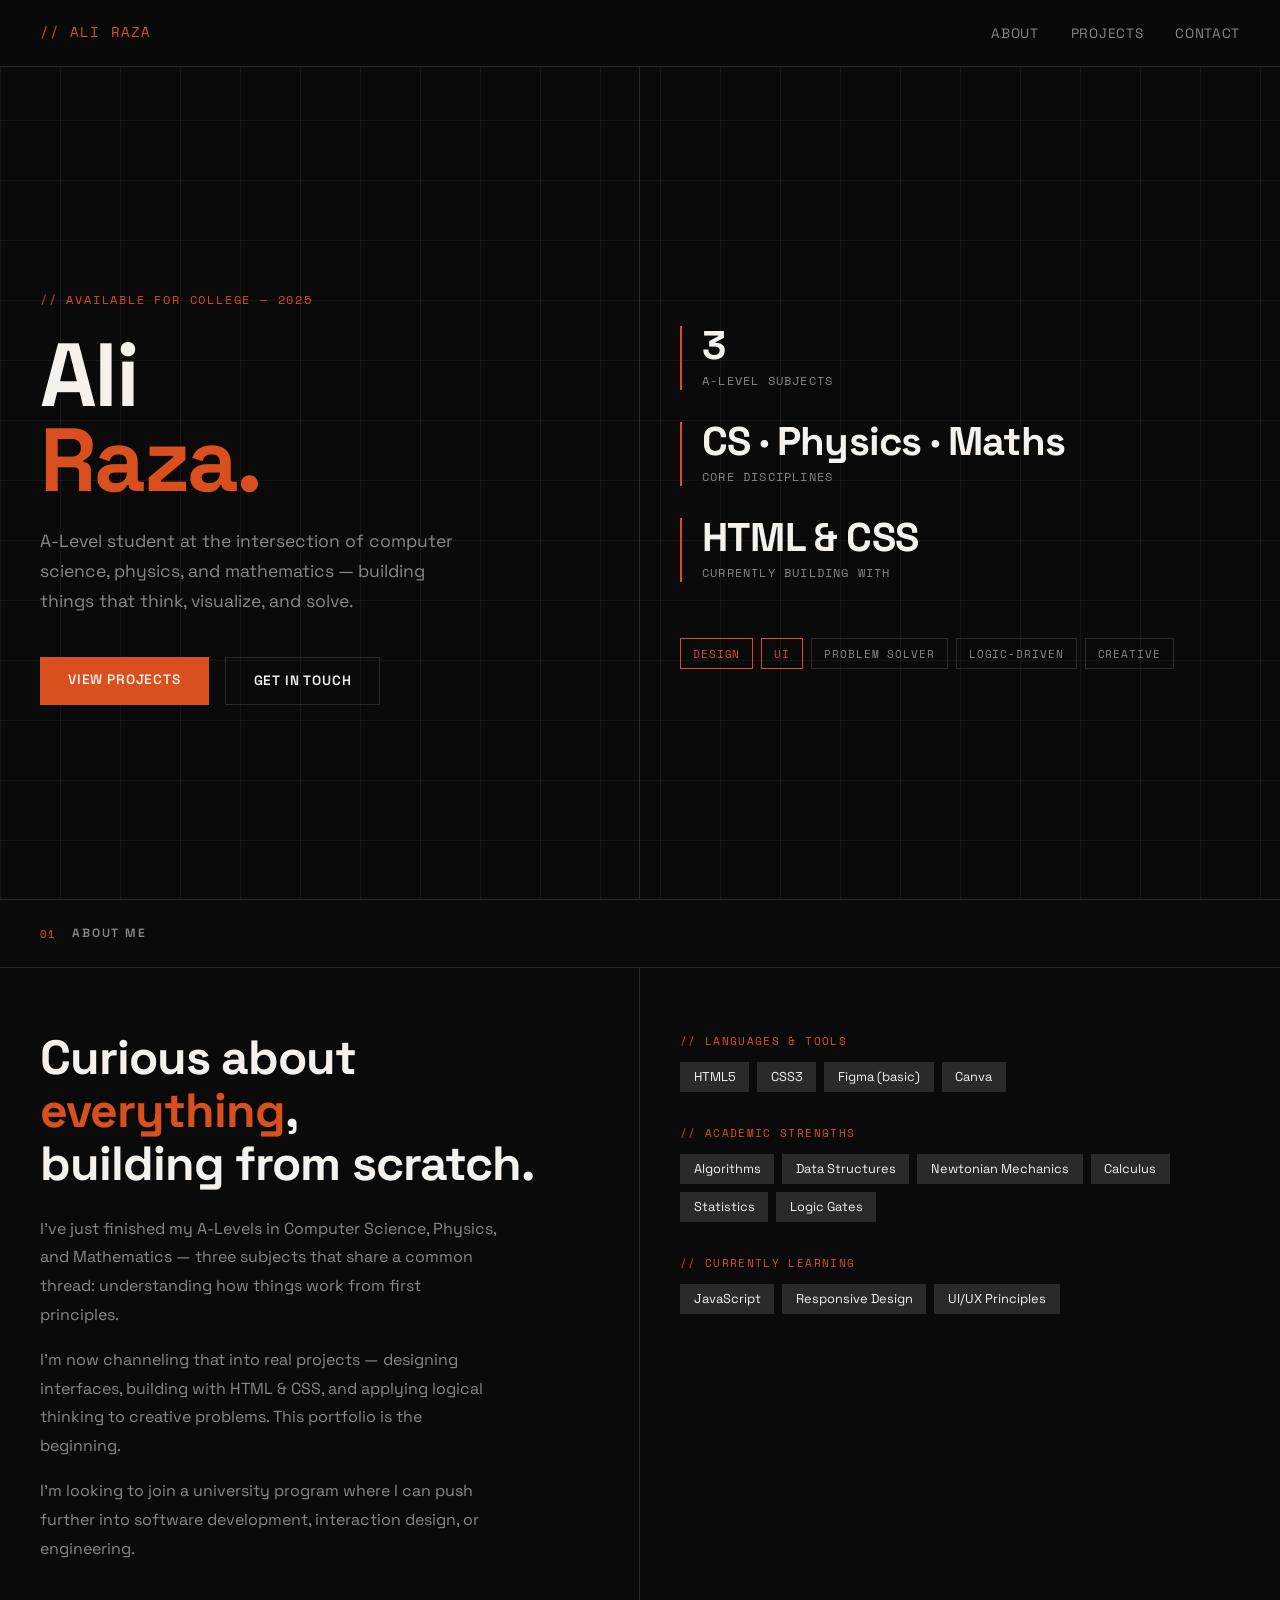
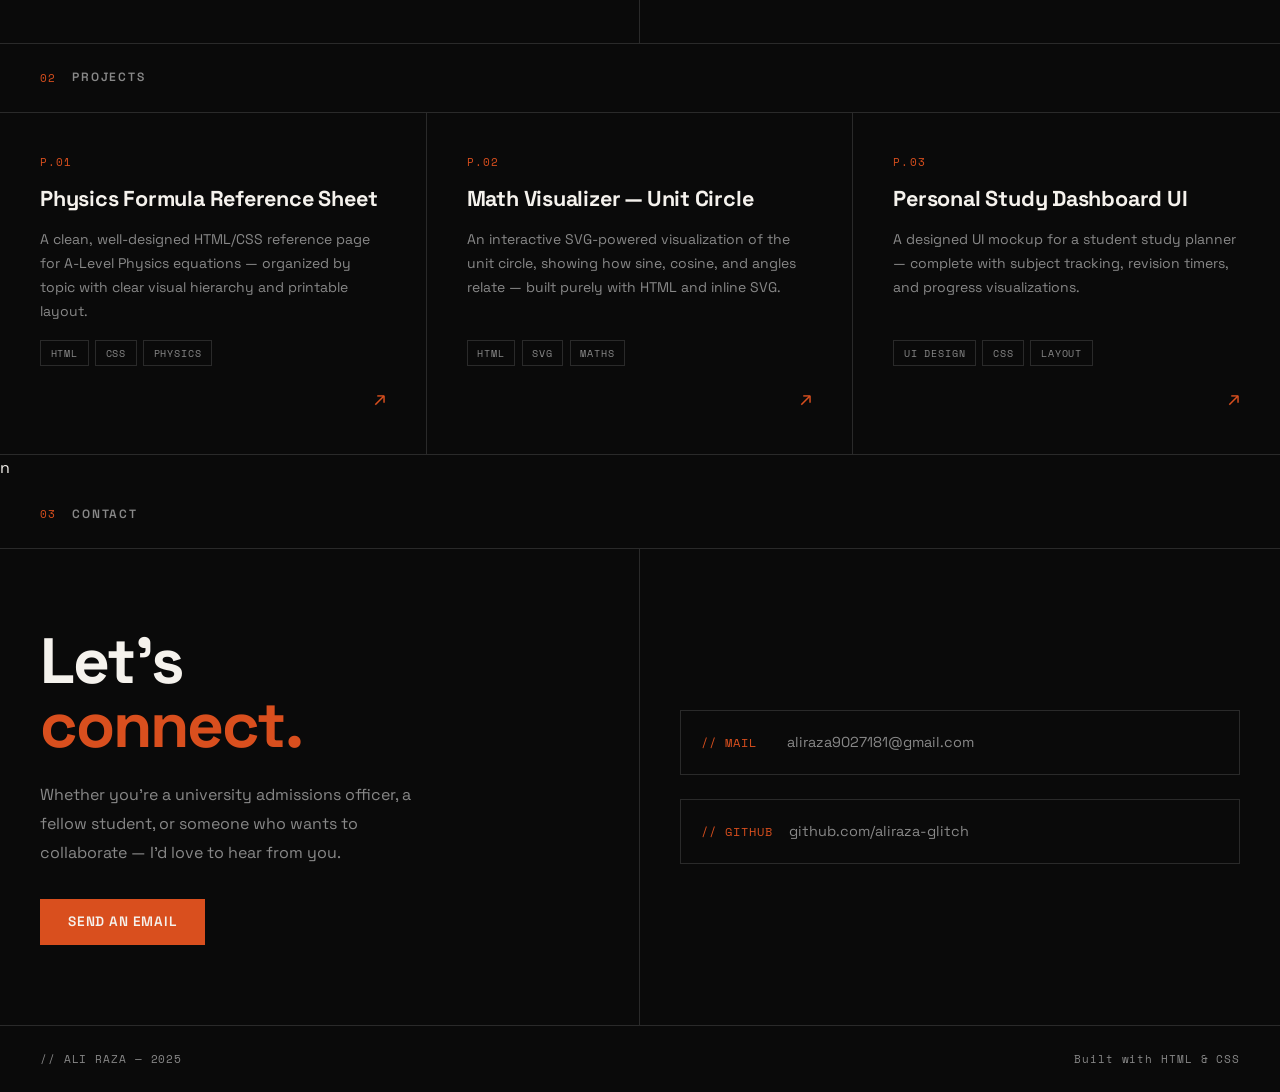
<file: index.html>
<!DOCTYPE html>
<html lang="en">
<head>
<meta charset="UTF-8">
<meta name="viewport" content="width=device-width, initial-scale=1.0">
<title>Ali Raza — Portfolio</title>
<link rel="preconnect" href="https://fonts.googleapis.com">
<link rel="preconnect" href="https://fonts.gstatic.com" crossorigin>
<link href="https://fonts.googleapis.com/css2?family=Space+Grotesk:wght@300;400;500;600;700&family=Space+Mono:ital,wght@0,400;0,700;1,400&display=swap" rel="stylesheet">
<link rel="stylesheet" href="style.css">
</head>
<body>

<!-- NAV -->
<nav>
  <div class="nav-logo">// ALI RAZA</div>
  <ul class="nav-links">
    <li><a href="#about">About</a></li>
    <li><a href="#projects">Projects</a></li>
    <li><a href="#contact">Contact</a></li>
  </ul>
</nav>

<!-- HERO -->
<section class="hero">
  <div class="hero-left">
    <div class="hero-eyebrow">// Available for college — 2025</div>
    <h1 class="hero-name">
      Ali<br><span>Raza.</span>
    </h1>
    <p class="hero-desc">
      A-Level student at the intersection of computer science, physics, and mathematics — building things that think, visualize, and solve.
    </p>
    <div class="hero-cta">
      <a href="#projects" class="btn btn-primary">View Projects</a>
      <a href="#contact" class="btn btn-outline">Get in Touch</a>
    </div>
  </div>
  <div class="hero-right">
    <div class="stat-item reveal">
      <div class="stat-num">3</div>
      <div class="stat-label">A-Level Subjects</div>
    </div>
    <div class="stat-item reveal">
      <div class="stat-num">CS · Physics · Maths</div>
      <div class="stat-label">Core Disciplines</div>
    </div>
    <div class="stat-item reveal">
      <div class="stat-num">HTML & CSS</div>
      <div class="stat-label">Currently Building With</div>
    </div>
    <div class="subjects-row reveal">
      <span class="tag active">Design</span>
      <span class="tag active">UI</span>
      <span class="tag">Problem Solver</span>
      <span class="tag">Logic-driven</span>
      <span class="tag">Creative</span>
    </div>
  </div>
</section>

<!-- ABOUT -->
<section id="about">
  <div class="section-header">
    <span class="section-num">01</span>
    <span class="section-title">About Me</span>
  </div>
  <div class="about-grid">
    <div class="about-text reveal">
      <h2>Curious about <em>everything</em>,<br>building from scratch.</h2>
      <p>I've just finished my A-Levels in Computer Science, Physics, and Mathematics — three subjects that share a common thread: understanding how things work from first principles.</p>
      <p>I'm now channeling that into real projects — designing interfaces, building with HTML & CSS, and applying logical thinking to creative problems. This portfolio is the beginning.</p>
      <p>I'm looking to join a university program where I can push further into software development, interaction design, or engineering.</p>
    </div>
    <div class="skills-panel reveal">
      <div class="skill-group">
        <div class="skill-group-label">// Languages & Tools</div>
        <div class="skill-list">
          <span class="skill-pill">HTML5</span>
          <span class="skill-pill">CSS3</span>
          <span class="skill-pill">Figma (basic)</span>
          <span class="skill-pill">Canva</span>
        </div>
      </div>
      <div class="skill-group">
        <div class="skill-group-label">// Academic Strengths</div>
        <div class="skill-list">
          <span class="skill-pill">Algorithms</span>
          <span class="skill-pill">Data Structures</span>
          <span class="skill-pill">Newtonian Mechanics</span>
          <span class="skill-pill">Calculus</span>
          <span class="skill-pill">Statistics</span>
          <span class="skill-pill">Logic Gates</span>
        </div>
      </div>
      <div class="skill-group">
        <div class="skill-group-label">// Currently Learning</div>
        <div class="skill-list">
          <span class="skill-pill">JavaScript</span>
          <span class="skill-pill">Responsive Design</span>
          <span class="skill-pill">UI/UX Principles</span>
        </div>
      </div>
    </div>
  </div>
</section>

<!-- PROJECTS -->
<section id="projects">
  <div class="section-header">
    <span class="section-num">02</span>
    <span class="section-title">Projects</span>
  </div>
  <div class="projects-grid">

    <a href="https://aliraza-glitch.github.io/Portfolio/physics.html" target="_blank" class="project-card reveal">
      <div class="project-num">P.01</div>
      <div class="project-title">Physics Formula Reference Sheet</div>
      <div class="project-desc">A clean, well-designed HTML/CSS reference page for A-Level Physics equations — organized by topic with clear visual hierarchy and printable layout.</div>
      <div class="project-tags">
        <span class="project-tag">HTML</span>
        <span class="project-tag">CSS</span>
        <span class="project-tag">Physics</span>
      </div>
      <div class="project-arrow">↗</div>
    </a>

    <a href="https://aliraza-glitch.github.io/Portfolio/math-home.html" target="_blank" class="project-card reveal">
      <div class="project-num">P.02</div>
      <div class="project-title">Math Visualizer — Unit Circle</div>
      <div class="project-desc">An interactive SVG-powered visualization of the unit circle, showing how sine, cosine, and angles relate — built purely with HTML and inline SVG.</div>
      <div class="project-tags">
        <span class="project-tag">HTML</span>
        <span class="project-tag">SVG</span>
        <span class="project-tag">Maths</span>
      </div>
      <div class="project-arrow">↗</div>
    </a>

    <a href="https://aliraza-glitch.github.io/Portfolio/study-planner.html" target="_blank" class="project-card reveal">
      <div class="project-num">P.03</div>
      <div class="project-title">Personal Study Dashboard UI</div>
      <div class="project-desc">A designed UI mockup for a student study planner — complete with subject tracking, revision timers, and progress visualizations.</div>
      <div class="project-tags">
        <span class="project-tag">UI Design</span>
        <span class="project-tag">CSS</span>
        <span class="project-tag">Layout</span>
      </div>
      <div class="project-arrow">↗</div>
    </a>

  </div>
</section>

<!-- CONTACT -->n
<section id="contact">
  <div class="section-header">
    <span class="section-num">03</span>
    <span class="section-title">Contact</span>
  </div>
  <div class="contact-inner">
    <div class="contact-left reveal">
      <h2>Let's<br><span>connect.</span></h2>
      <p>Whether you're a university admissions officer, a fellow student, or someone who wants to collaborate — I'd love to hear from you.</p>
      <a href="https://mail.google.com/mail/?view=cm&to=aliraza9027181@gmail.com" target="_blank" class="btn btn-primary">Send an Email</a>
    </div>
    <div class="contact-right reveal">
      <a href="https://mail.google.com/mail/?view=cm&to=aliraza9027181@gmail.com" target="_blank" class="contact-link">
        <span class="contact-link-icon">// MAIL</span>
        <span class="contact-link-text">aliraza9027181@gmail.com</span>
      </a>
      <a href="https://github.com/aliraza-glitch" target="_blank" class="contact-link">
        <span class="contact-link-icon">// GITHUB</span>
        <span class="contact-link-text">github.com/aliraza-glitch</span>
      </a>
    </div>
  </div>
</section>

<!-- FOOTER -->
<footer>
  <span class="footer-copy">// ALI RAZA — 2025</span>
  <span class="footer-copy">Built with HTML & CSS</span>
</footer>

<script>
  const reveals = document.querySelectorAll('.reveal');
  const observer = new IntersectionObserver((entries) => {
    entries.forEach(entry => {
      if (entry.isIntersecting) entry.target.classList.add('visible');
    });
  }, { threshold: 0.12 });
  reveals.forEach(el => observer.observe(el));
</script>

</body>
</html>
</file>
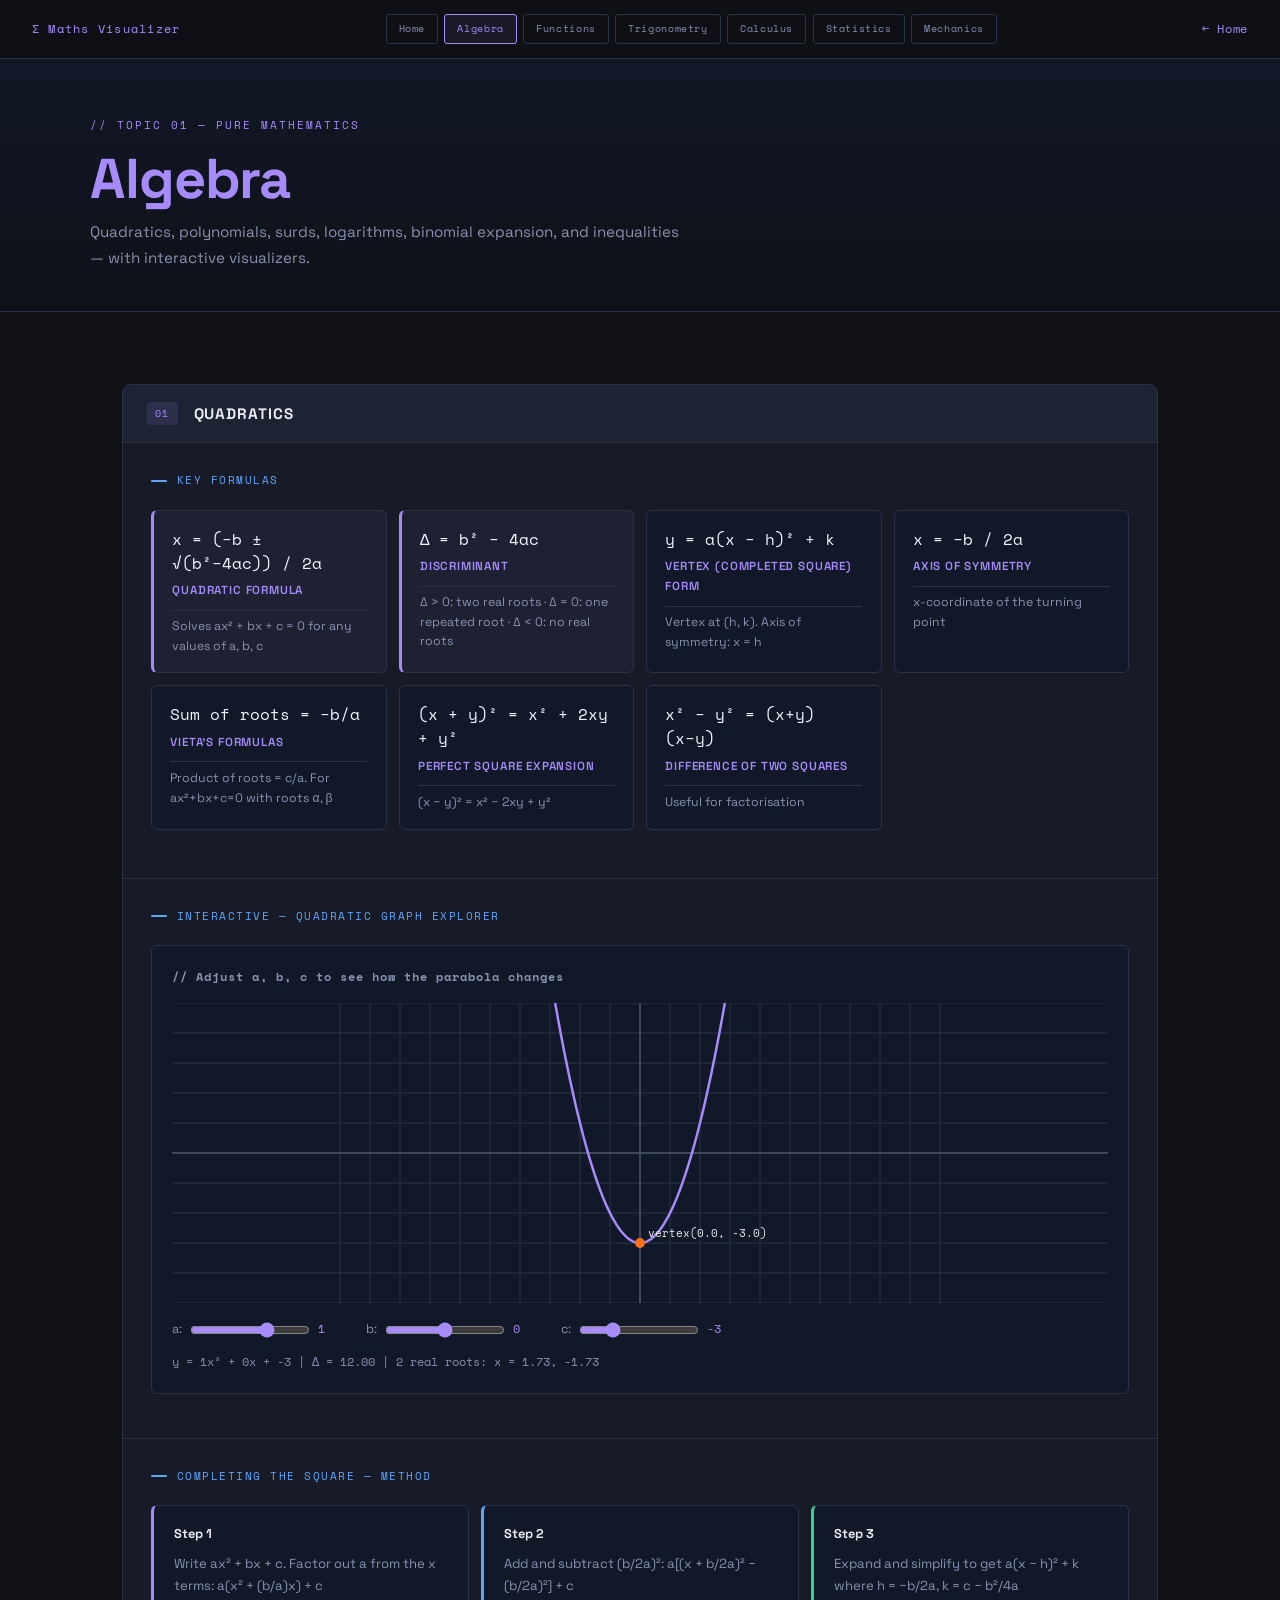
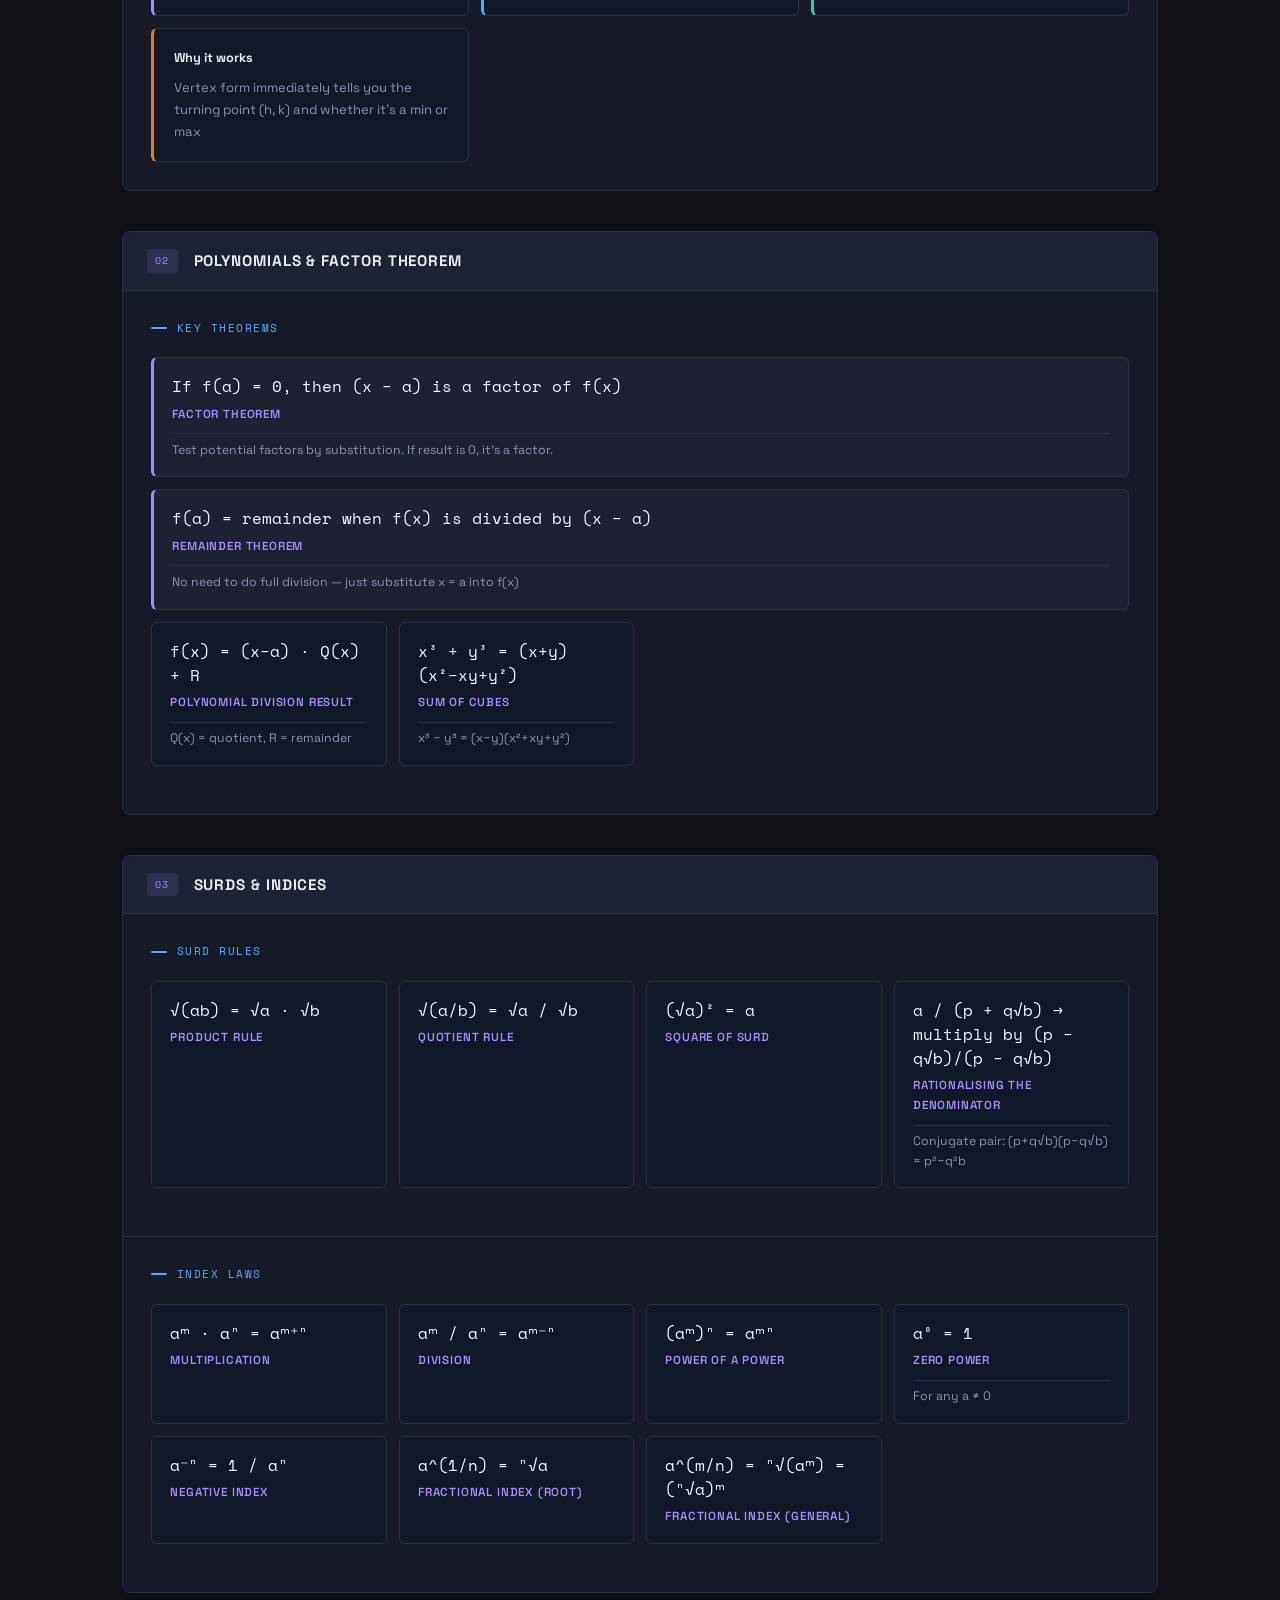
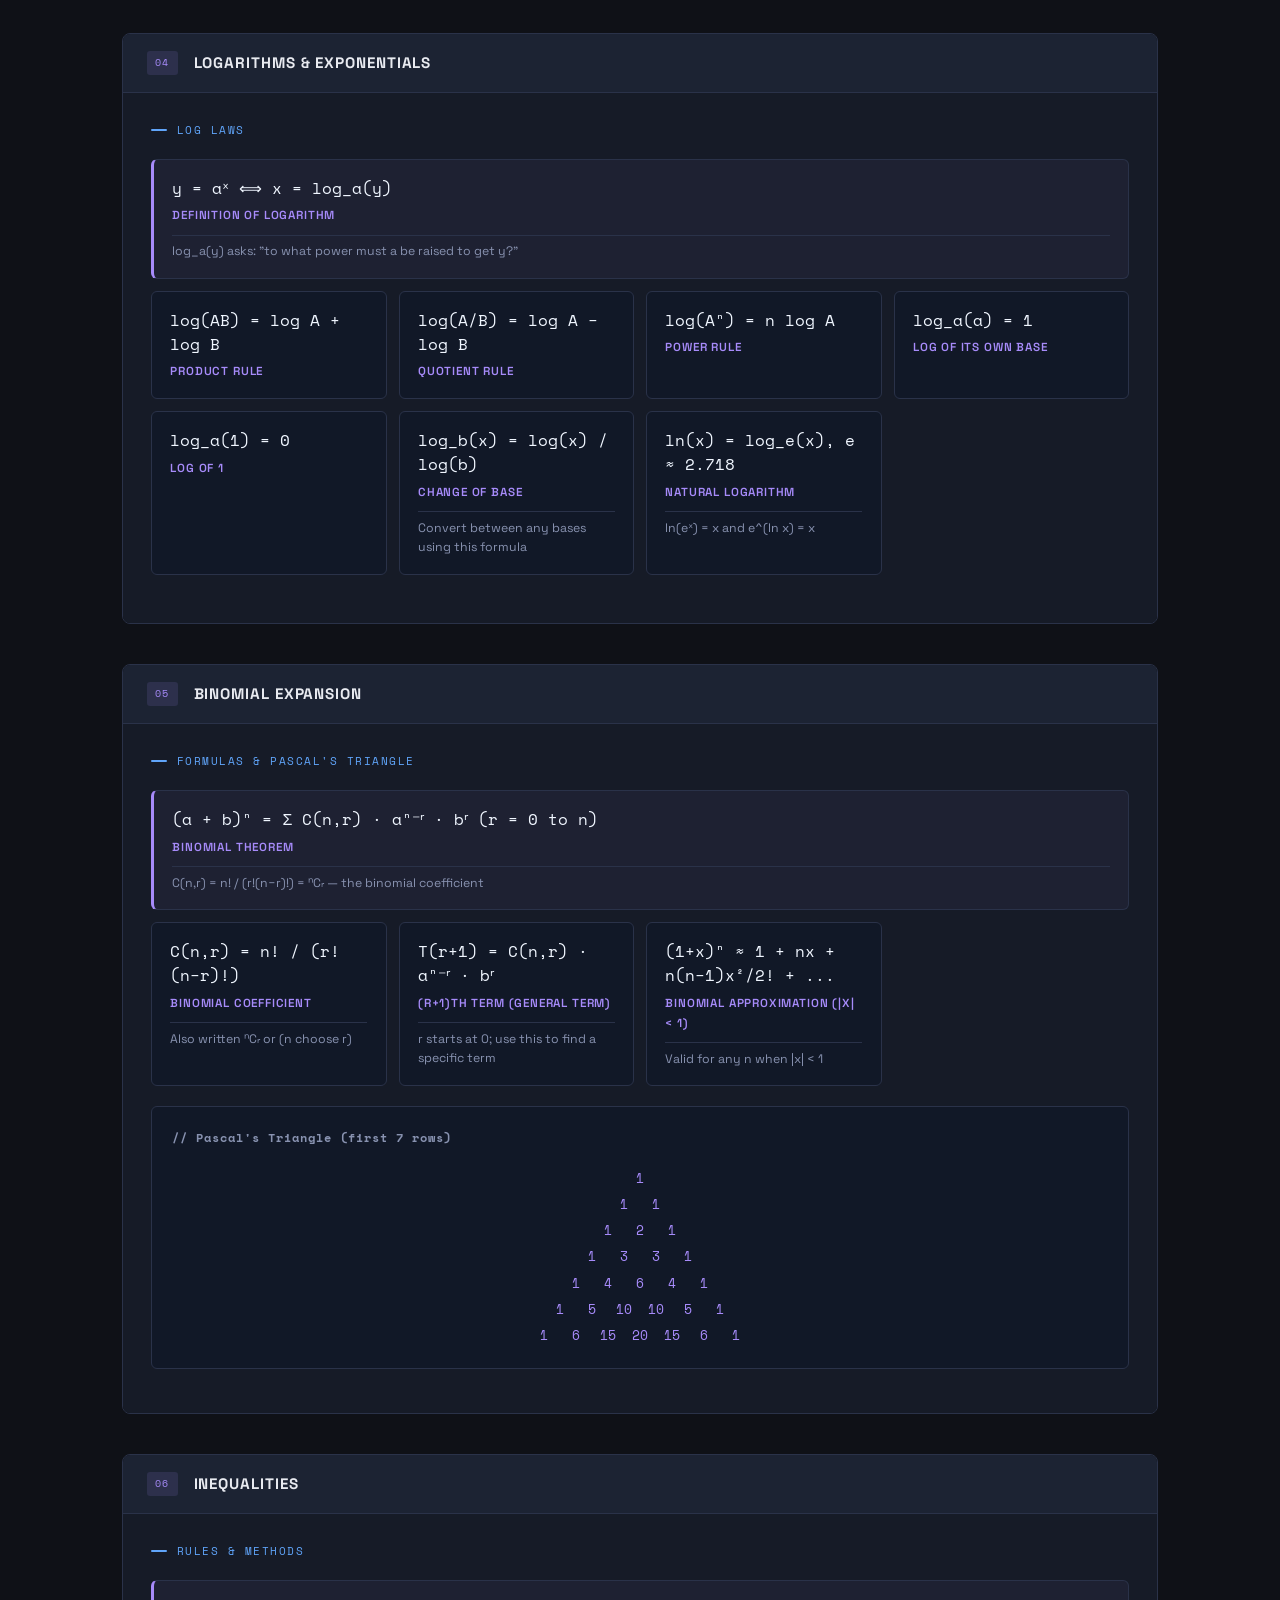
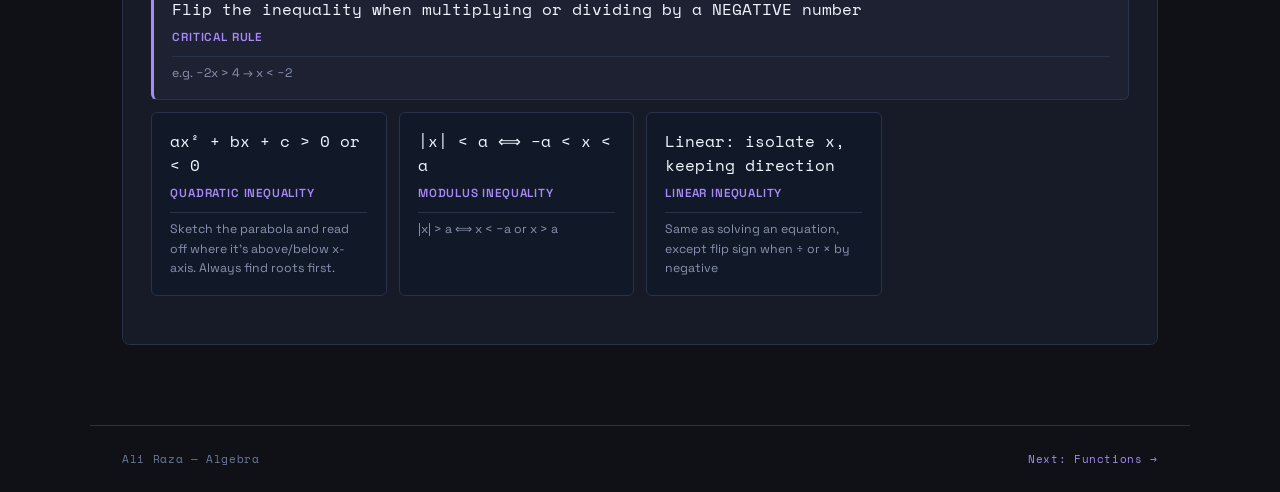
<file: math-algebra.html>
<!DOCTYPE html>
<html lang="en">
<head>
<meta charset="UTF-8">
<meta name="viewport" content="width=device-width, initial-scale=1.0">
<title>Algebra — Maths Visualizer</title>
<link href="https://fonts.googleapis.com/css2?family=Space+Grotesk:wght@400;500;700&family=Space+Mono&display=swap" rel="stylesheet">
<link rel="stylesheet" href="math.css">
</head>
<body>
<nav>
  <div class="nav-logo">∑ Maths Visualizer</div>
  <div class="nav-links">
    <a href="math-home.html">Home</a>
    <a href="math-algebra.html" class="active">Algebra</a>
    <a href="math-functions.html">Functions</a>
    <a href="math-trig.html">Trigonometry</a>
    <a href="math-calculus.html">Calculus</a>
    <a href="math-stats.html">Statistics</a>
    <a href="math-mechanics.html">Mechanics</a>
  </div>
  <a href="math-home.html" class="back-home">← Home</a>
</nav>

<div class="page-header">
  <div class="page-header-inner">
    <div class="eyebrow">// Topic 01 — Pure Mathematics</div>
    <h1><span>Algebra</span></h1>
    <p>Quadratics, polynomials, surds, logarithms, binomial expansion, and inequalities — with interactive visualizers.</p>
  </div>
</div>

<main>

  <!-- QUADRATICS -->
  <div class="section">
    <div class="section-header"><span class="section-num">01</span><h2>Quadratics</h2></div>

    <div class="content-block">
      <div class="block-title">Key Formulas</div>
      <div class="formula-grid">
        <div class="formula-card key"><div class="f-eq">x = (−b ± √(b²−4ac)) / 2a</div><div class="f-name">Quadratic Formula</div><div class="f-note">Solves ax² + bx + c = 0 for any values of a, b, c</div></div>
        <div class="formula-card key"><div class="f-eq">Δ = b² − 4ac</div><div class="f-name">Discriminant</div><div class="f-note">Δ &gt; 0: two real roots · Δ = 0: one repeated root · Δ &lt; 0: no real roots</div></div>
        <div class="formula-card"><div class="f-eq">y = a(x − h)² + k</div><div class="f-name">Vertex (Completed Square) Form</div><div class="f-note">Vertex at (h, k). Axis of symmetry: x = h</div></div>
        <div class="formula-card"><div class="f-eq">x = −b / 2a</div><div class="f-name">Axis of Symmetry</div><div class="f-note">x-coordinate of the turning point</div></div>
        <div class="formula-card"><div class="f-eq">Sum of roots = −b/a</div><div class="f-name">Vieta's Formulas</div><div class="f-note">Product of roots = c/a. For ax²+bx+c=0 with roots α, β</div></div>
        <div class="formula-card"><div class="f-eq">(x + y)² = x² + 2xy + y²</div><div class="f-name">Perfect Square Expansion</div><div class="f-note">(x − y)² = x² − 2xy + y²</div></div>
        <div class="formula-card"><div class="f-eq">x² − y² = (x+y)(x−y)</div><div class="f-name">Difference of Two Squares</div><div class="f-note">Useful for factorisation</div></div>
      </div>
    </div>

    <div class="content-block">
      <div class="block-title">Interactive — Quadratic Graph Explorer</div>
      <div class="viz-wrap">
        <h4>// Adjust a, b, c to see how the parabola changes</h4>
        <canvas id="quadCanvas" height="300"></canvas>
        <div class="viz-controls">
          <label>a: <input type="range" id="qa" min="-3" max="3" step="0.5" value="1"><span id="qaV">1</span></label>
          <label>b: <input type="range" id="qb" min="-6" max="6" step="1" value="0"><span id="qbV">0</span></label>
          <label>c: <input type="range" id="qc" min="-6" max="6" step="1" value="-3"><span id="qcV">−3</span></label>
        </div>
        <div style="margin-top:0.75rem;font-family:'Space Mono',monospace;font-size:0.75rem;color:var(--muted2)" id="quadInfo"></div>
      </div>
    </div>

    <div class="content-block">
      <div class="block-title">Completing the Square — Method</div>
      <div class="info-grid">
        <div class="info-card purple-border"><h4>Step 1</h4><p>Write ax² + bx + c. Factor out a from the x terms: a(x² + (b/a)x) + c</p></div>
        <div class="info-card blue-border"><h4>Step 2</h4><p>Add and subtract (b/2a)²: a[(x + b/2a)² − (b/2a)²] + c</p></div>
        <div class="info-card green-border"><h4>Step 3</h4><p>Expand and simplify to get a(x − h)² + k where h = −b/2a, k = c − b²/4a</p></div>
        <div class="info-card orange-border"><h4>Why it works</h4><p>Vertex form immediately tells you the turning point (h, k) and whether it's a min or max</p></div>
      </div>
    </div>
  </div>

  <!-- POLYNOMIALS -->
  <div class="section">
    <div class="section-header"><span class="section-num">02</span><h2>Polynomials &amp; Factor Theorem</h2></div>
    <div class="content-block">
      <div class="block-title">Key Theorems</div>
      <div class="formula-grid">
        <div class="formula-card key wide"><div class="f-eq">If f(a) = 0, then (x − a) is a factor of f(x)</div><div class="f-name">Factor Theorem</div><div class="f-note">Test potential factors by substitution. If result is 0, it's a factor.</div></div>
        <div class="formula-card key wide"><div class="f-eq">f(a) = remainder when f(x) is divided by (x − a)</div><div class="f-name">Remainder Theorem</div><div class="f-note">No need to do full division — just substitute x = a into f(x)</div></div>
        <div class="formula-card"><div class="f-eq">f(x) = (x−a) · Q(x) + R</div><div class="f-name">Polynomial Division Result</div><div class="f-note">Q(x) = quotient, R = remainder</div></div>
        <div class="formula-card"><div class="f-eq">x³ + y³ = (x+y)(x²−xy+y²)</div><div class="f-name">Sum of Cubes</div><div class="f-note">x³ − y³ = (x−y)(x²+xy+y²)</div></div>
      </div>
    </div>
  </div>

  <!-- SURDS & INDICES -->
  <div class="section">
    <div class="section-header"><span class="section-num">03</span><h2>Surds &amp; Indices</h2></div>
    <div class="content-block">
      <div class="block-title">Surd Rules</div>
      <div class="formula-grid">
        <div class="formula-card"><div class="f-eq">√(ab) = √a · √b</div><div class="f-name">Product Rule</div></div>
        <div class="formula-card"><div class="f-eq">√(a/b) = √a / √b</div><div class="f-name">Quotient Rule</div></div>
        <div class="formula-card"><div class="f-eq">(√a)² = a</div><div class="f-name">Square of surd</div></div>
        <div class="formula-card"><div class="f-eq">a / (p + q√b) → multiply by (p − q√b)/(p − q√b)</div><div class="f-name">Rationalising the Denominator</div><div class="f-note">Conjugate pair: (p+q√b)(p−q√b) = p²−q²b</div></div>
      </div>
    </div>
    <div class="content-block">
      <div class="block-title">Index Laws</div>
      <div class="formula-grid">
        <div class="formula-card"><div class="f-eq">aᵐ · aⁿ = aᵐ⁺ⁿ</div><div class="f-name">Multiplication</div></div>
        <div class="formula-card"><div class="f-eq">aᵐ / aⁿ = aᵐ⁻ⁿ</div><div class="f-name">Division</div></div>
        <div class="formula-card"><div class="f-eq">(aᵐ)ⁿ = aᵐⁿ</div><div class="f-name">Power of a Power</div></div>
        <div class="formula-card"><div class="f-eq">a⁰ = 1</div><div class="f-name">Zero Power</div><div class="f-note">For any a ≠ 0</div></div>
        <div class="formula-card"><div class="f-eq">a⁻ⁿ = 1 / aⁿ</div><div class="f-name">Negative Index</div></div>
        <div class="formula-card"><div class="f-eq">a^(1/n) = ⁿ√a</div><div class="f-name">Fractional Index (root)</div></div>
        <div class="formula-card"><div class="f-eq">a^(m/n) = ⁿ√(aᵐ) = (ⁿ√a)ᵐ</div><div class="f-name">Fractional Index (general)</div></div>
      </div>
    </div>
  </div>

  <!-- LOGARITHMS -->
  <div class="section">
    <div class="section-header"><span class="section-num">04</span><h2>Logarithms &amp; Exponentials</h2></div>
    <div class="content-block">
      <div class="block-title">Log Laws</div>
      <div class="formula-grid">
        <div class="formula-card key wide"><div class="f-eq">y = aˣ  ⟺  x = log_a(y)</div><div class="f-name">Definition of Logarithm</div><div class="f-note">log_a(y) asks: "to what power must a be raised to get y?"</div></div>
        <div class="formula-card"><div class="f-eq">log(AB) = log A + log B</div><div class="f-name">Product Rule</div></div>
        <div class="formula-card"><div class="f-eq">log(A/B) = log A − log B</div><div class="f-name">Quotient Rule</div></div>
        <div class="formula-card"><div class="f-eq">log(Aⁿ) = n log A</div><div class="f-name">Power Rule</div></div>
        <div class="formula-card"><div class="f-eq">log_a(a) = 1</div><div class="f-name">Log of its own base</div></div>
        <div class="formula-card"><div class="f-eq">log_a(1) = 0</div><div class="f-name">Log of 1</div></div>
        <div class="formula-card"><div class="f-eq">log_b(x) = log(x) / log(b)</div><div class="f-name">Change of Base</div><div class="f-note">Convert between any bases using this formula</div></div>
        <div class="formula-card"><div class="f-eq">ln(x) = log_e(x), e ≈ 2.718</div><div class="f-name">Natural Logarithm</div><div class="f-note">ln(eˣ) = x and e^(ln x) = x</div></div>
      </div>
    </div>
  </div>

  <!-- BINOMIAL -->
  <div class="section">
    <div class="section-header"><span class="section-num">05</span><h2>Binomial Expansion</h2></div>
    <div class="content-block">
      <div class="block-title">Formulas &amp; Pascal's Triangle</div>
      <div class="formula-grid">
        <div class="formula-card key wide"><div class="f-eq">(a + b)ⁿ = Σ C(n,r) · aⁿ⁻ʳ · bʳ  (r = 0 to n)</div><div class="f-name">Binomial Theorem</div><div class="f-note">C(n,r) = n! / (r!(n−r)!) = ⁿCᵣ — the binomial coefficient</div></div>
        <div class="formula-card"><div class="f-eq">C(n,r) = n! / (r!(n−r)!)</div><div class="f-name">Binomial Coefficient</div><div class="f-note">Also written ⁿCᵣ or (n choose r)</div></div>
        <div class="formula-card"><div class="f-eq">T(r+1) = C(n,r) · aⁿ⁻ʳ · bʳ</div><div class="f-name">(r+1)th Term (General Term)</div><div class="f-note">r starts at 0; use this to find a specific term</div></div>
        <div class="formula-card"><div class="f-eq">(1+x)ⁿ ≈ 1 + nx + n(n−1)x²/2! + ...</div><div class="f-name">Binomial Approximation (|x| &lt; 1)</div><div class="f-note">Valid for any n when |x| &lt; 1</div></div>
      </div>
      <div class="viz-wrap" style="margin-top:1rem">
        <h4>// Pascal's Triangle (first 7 rows)</h4>
        <div id="pascal" style="font-family:'Space Mono',monospace;font-size:0.82rem;line-height:2;text-align:center;color:var(--muted2)"></div>
      </div>
    </div>
  </div>

  <!-- INEQUALITIES -->
  <div class="section">
    <div class="section-header"><span class="section-num">06</span><h2>Inequalities</h2></div>
    <div class="content-block">
      <div class="block-title">Rules &amp; Methods</div>
      <div class="formula-grid">
        <div class="formula-card key wide"><div class="f-eq">Flip the inequality when multiplying or dividing by a NEGATIVE number</div><div class="f-name">Critical Rule</div><div class="f-note">e.g. −2x &gt; 4  →  x &lt; −2</div></div>
        <div class="formula-card"><div class="f-eq">ax² + bx + c &gt; 0 or &lt; 0</div><div class="f-name">Quadratic Inequality</div><div class="f-note">Sketch the parabola and read off where it's above/below x-axis. Always find roots first.</div></div>
        <div class="formula-card"><div class="f-eq">|x| &lt; a  ⟺  −a &lt; x &lt; a</div><div class="f-name">Modulus Inequality</div><div class="f-note">|x| &gt; a  ⟺  x &lt; −a  or  x &gt; a</div></div>
        <div class="formula-card"><div class="f-eq">Linear: isolate x, keeping direction</div><div class="f-name">Linear Inequality</div><div class="f-note">Same as solving an equation, except flip sign when ÷ or × by negative</div></div>
      </div>
    </div>
  </div>

</main>

<footer>
  <span>Ali Raza — Algebra</span>
  <span><a href="math-functions.html" style="color:var(--accent)">Next: Functions →</a></span>
</footer>

<script>
// ── Quadratic Visualizer ──
const qCanvas = document.getElementById('quadCanvas');
const qCtx = qCanvas.getContext('2d');
function resizeQ() { qCanvas.width = qCanvas.offsetWidth; qCanvas.height = 300; }
window.addEventListener('resize', () => { resizeQ(); drawQ(); });
resizeQ();

function drawQ() {
  const a = parseFloat(document.getElementById('qa').value);
  const b = parseFloat(document.getElementById('qb').value);
  const c = parseFloat(document.getElementById('qc').value);
  document.getElementById('qaV').textContent = a;
  document.getElementById('qbV').textContent = b;
  document.getElementById('qcV').textContent = c;

  const W = qCanvas.width, H = qCanvas.height;
  const ox = W/2, oy = H/2, scale = 30;
  qCtx.clearRect(0,0,W,H);

  // Grid
  qCtx.strokeStyle='#2a3249'; qCtx.lineWidth=1;
  for(let x=-10;x<=10;x++){qCtx.beginPath();qCtx.moveTo(ox+x*scale,0);qCtx.lineTo(ox+x*scale,H);qCtx.stroke();}
  for(let y=-5;y<=5;y++){qCtx.beginPath();qCtx.moveTo(0,oy+y*scale);qCtx.lineTo(W,oy+y*scale);qCtx.stroke();}
  // Axes
  qCtx.strokeStyle='#4a5568'; qCtx.lineWidth=1.5;
  qCtx.beginPath();qCtx.moveTo(0,oy);qCtx.lineTo(W,oy);qCtx.stroke();
  qCtx.beginPath();qCtx.moveTo(ox,0);qCtx.lineTo(ox,H);qCtx.stroke();

  // Parabola
  if(a!==0){
    qCtx.beginPath(); qCtx.strokeStyle='#a78bfa'; qCtx.lineWidth=2.5;
    let first=true;
    for(let px=0;px<W;px++){
      const x=(px-ox)/scale;
      const y=a*x*x+b*x+c;
      const py=oy-y*scale;
      if(py<-100||py>H+100){first=true;continue;}
      first?qCtx.moveTo(px,py):qCtx.lineTo(px,py); first=false;
    }
    qCtx.stroke();

    // Vertex
    const vx=-b/(2*a), vy=a*vx*vx+b*vx+c;
    const vpx=ox+vx*scale, vpy=oy-vy*scale;
    qCtx.fillStyle='#f97316'; qCtx.beginPath(); qCtx.arc(vpx,vpy,5,0,Math.PI*2); qCtx.fill();
    qCtx.fillStyle='#e8eaf0'; qCtx.font='11px Space Mono'; qCtx.fillText(`vertex(${vx.toFixed(1)}, ${vy.toFixed(1)})`,vpx+8,vpy-6);

    // Discriminant info
    const disc=b*b-4*a*c;
    const roots = disc>0?`2 real roots: x = ${((-b+Math.sqrt(disc))/(2*a)).toFixed(2)}, ${((-b-Math.sqrt(disc))/(2*a)).toFixed(2)}`
                       :disc===0?`1 repeated root: x = ${(-b/(2*a)).toFixed(2)}`:'No real roots (Δ < 0)';
    document.getElementById('quadInfo').textContent = `y = ${a}x² + ${b}x + ${c}   |   Δ = ${disc.toFixed(2)}   |   ${roots}`;
  }
}
['qa','qb','qc'].forEach(id=>document.getElementById(id).addEventListener('input',drawQ));
drawQ();

// ── Pascal's Triangle ──
function pascal(n){const t=[[1]];for(let i=1;i<n;i++){const r=[1];for(let j=1;j<i;j++)r.push(t[i-1][j-1]+t[i-1][j]);r.push(1);t.push(r);}return t;}
const pt=pascal(7);
document.getElementById('pascal').innerHTML=pt.map(r=>'<div>'+r.map(v=>`<span style="display:inline-block;min-width:32px;color:#a78bfa">${v}</span>`).join('')+'</div>').join('');
</script>
</body>
</html>
</file>
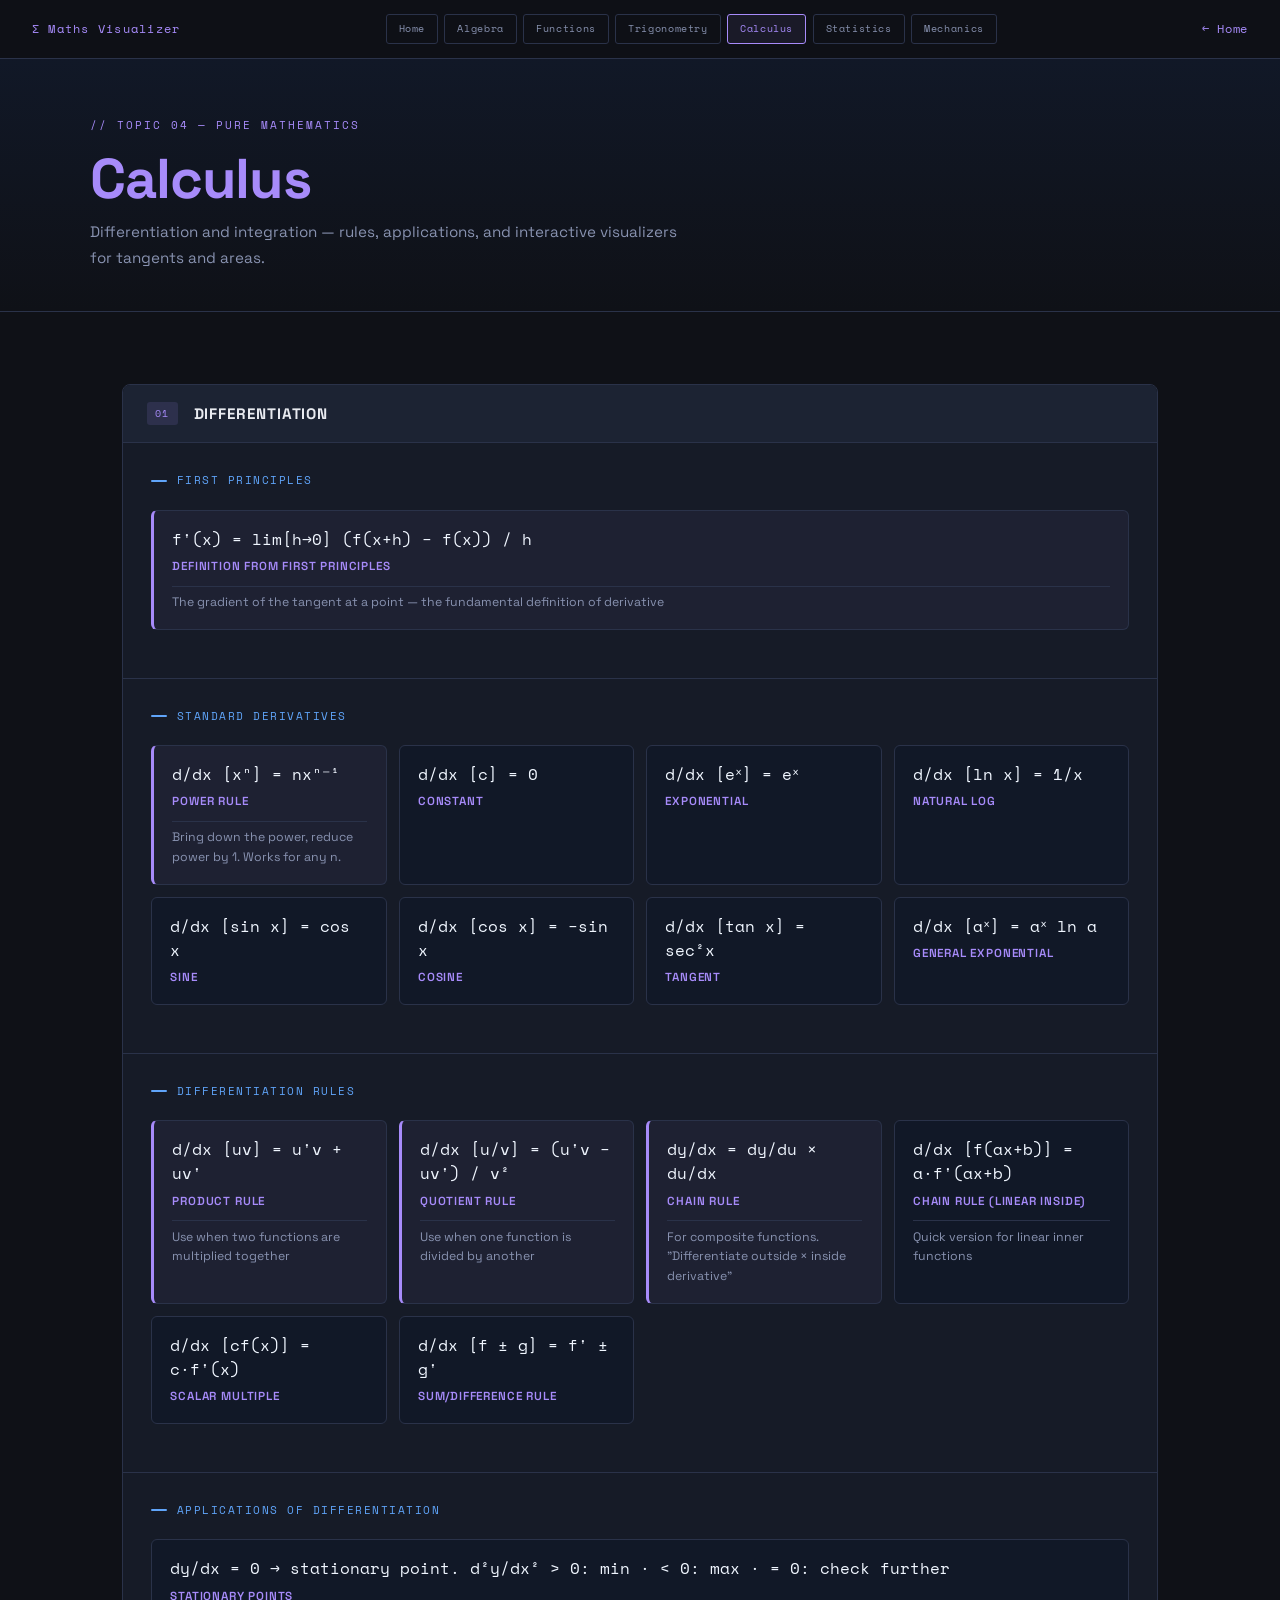
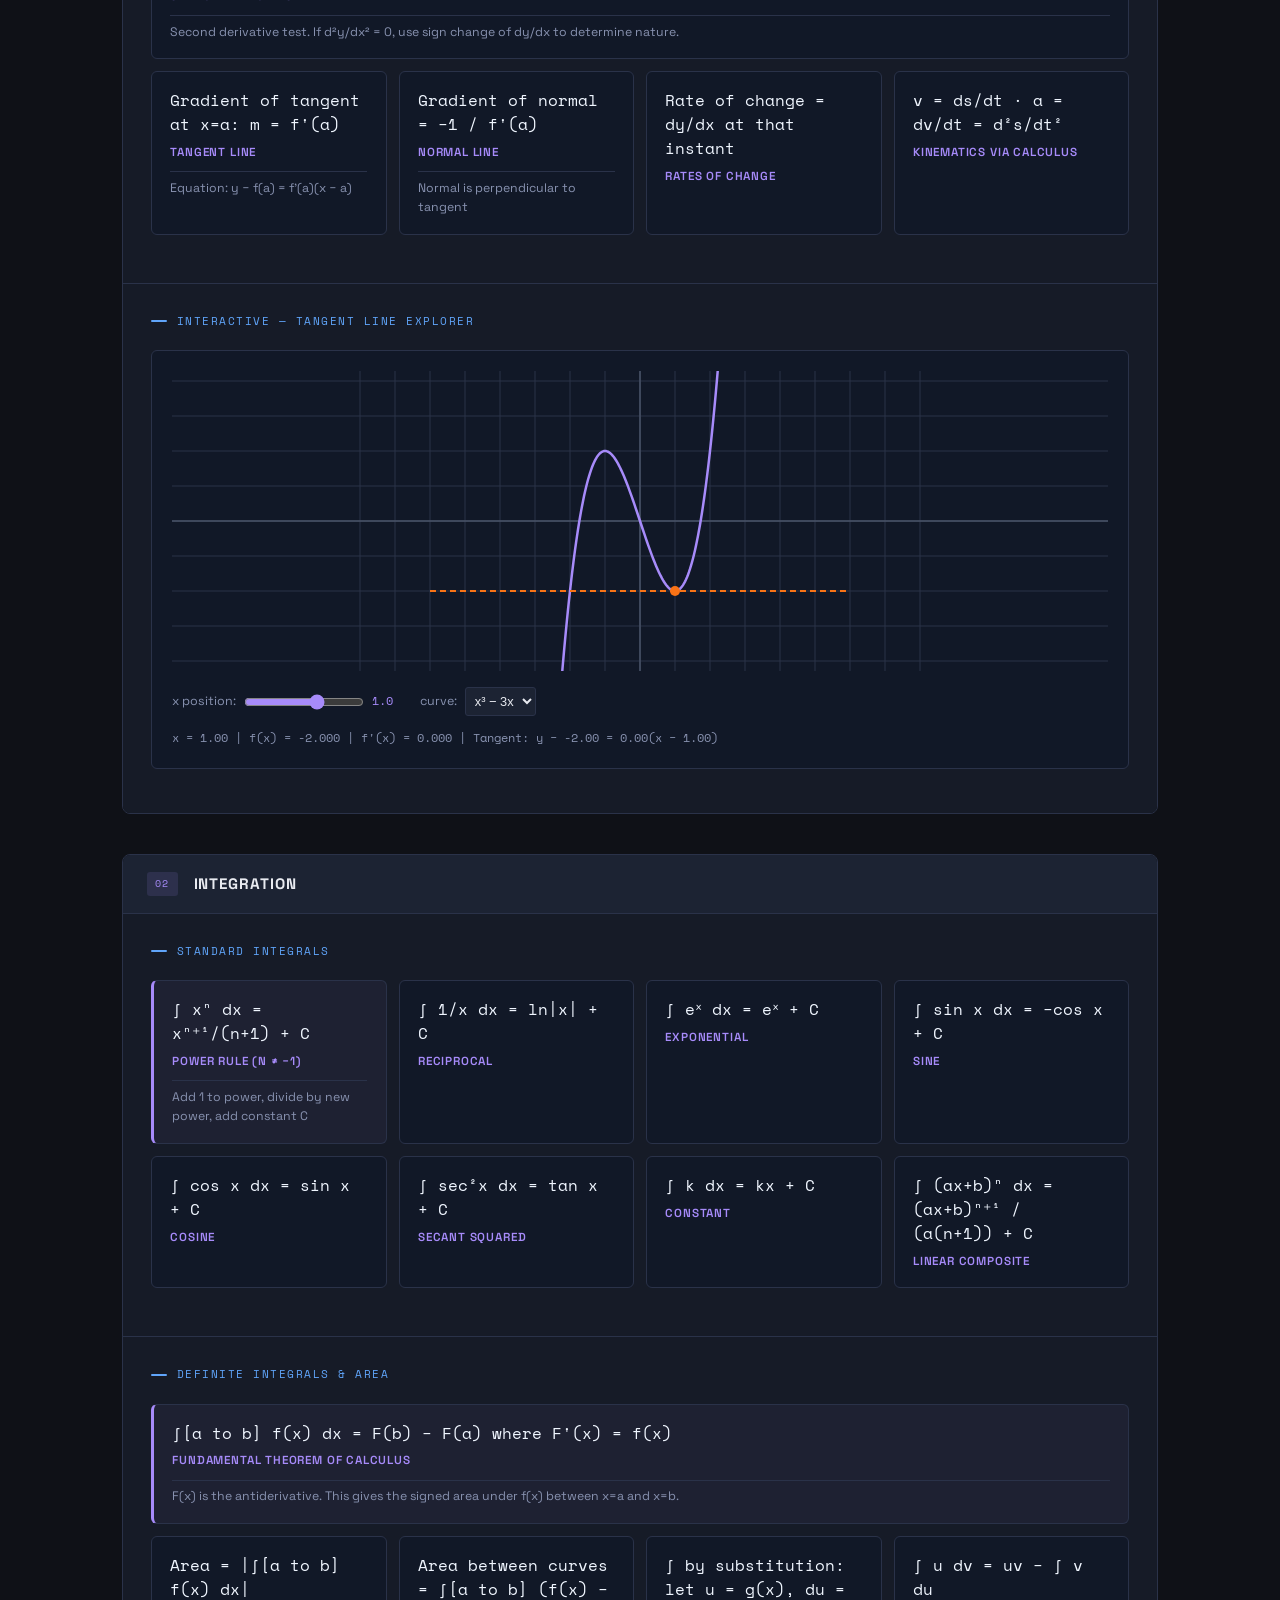
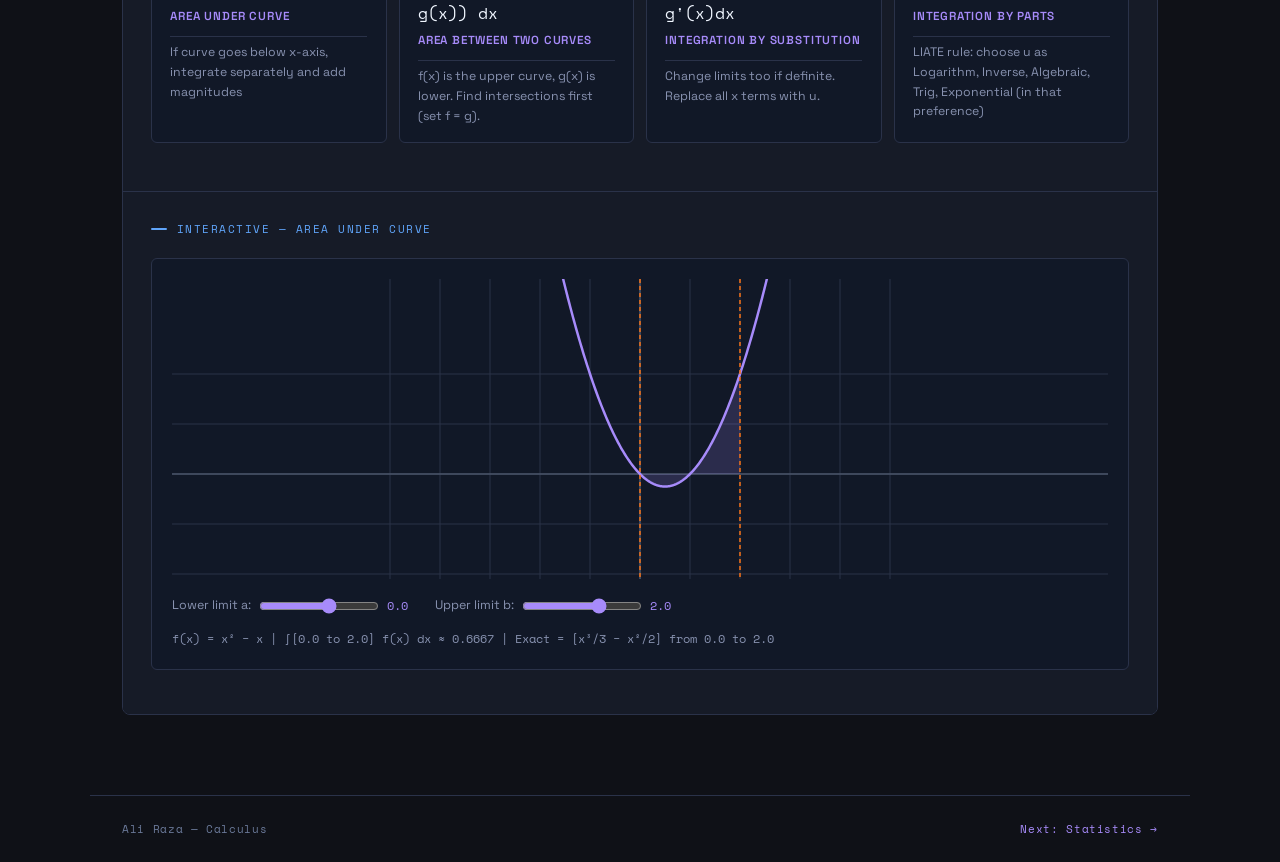
<file: math-calculus.html>
<!DOCTYPE html>
<html lang="en">
<head>
<meta charset="UTF-8"><meta name="viewport" content="width=device-width, initial-scale=1.0">
<title>Calculus — Maths Visualizer</title>
<link href="https://fonts.googleapis.com/css2?family=Space+Grotesk:wght@400;500;700&family=Space+Mono&display=swap" rel="stylesheet">
<link rel="stylesheet" href="math.css">
</head>
<body>
<nav>
  <div class="nav-logo">∑ Maths Visualizer</div>
  <div class="nav-links">
    <a href="math-home.html">Home</a><a href="math-algebra.html">Algebra</a>
    <a href="math-functions.html">Functions</a><a href="math-trig.html">Trigonometry</a>
    <a href="math-calculus.html" class="active">Calculus</a><a href="math-stats.html">Statistics</a><a href="math-mechanics.html">Mechanics</a>
  </div>
  <a href="math-home.html" class="back-home">← Home</a>
</nav>
<div class="page-header"><div class="page-header-inner">
  <div class="eyebrow">// Topic 04 — Pure Mathematics</div>
  <h1><span>Calculus</span></h1>
  <p>Differentiation and integration — rules, applications, and interactive visualizers for tangents and areas.</p>
</div></div>
<main>

  <!-- DIFFERENTIATION -->
  <div class="section">
    <div class="section-header"><span class="section-num">01</span><h2>Differentiation</h2></div>
    <div class="content-block">
      <div class="block-title">First Principles</div>
      <div class="formula-grid">
        <div class="formula-card key wide"><div class="f-eq">f'(x) = lim[h→0] (f(x+h) − f(x)) / h</div><div class="f-name">Definition from First Principles</div><div class="f-note">The gradient of the tangent at a point — the fundamental definition of derivative</div></div>
      </div>
    </div>
    <div class="content-block">
      <div class="block-title">Standard Derivatives</div>
      <div class="formula-grid">
        <div class="formula-card key"><div class="f-eq">d/dx [xⁿ] = nxⁿ⁻¹</div><div class="f-name">Power Rule</div><div class="f-note">Bring down the power, reduce power by 1. Works for any n.</div></div>
        <div class="formula-card"><div class="f-eq">d/dx [c] = 0</div><div class="f-name">Constant</div></div>
        <div class="formula-card"><div class="f-eq">d/dx [eˣ] = eˣ</div><div class="f-name">Exponential</div></div>
        <div class="formula-card"><div class="f-eq">d/dx [ln x] = 1/x</div><div class="f-name">Natural Log</div></div>
        <div class="formula-card"><div class="f-eq">d/dx [sin x] = cos x</div><div class="f-name">Sine</div></div>
        <div class="formula-card"><div class="f-eq">d/dx [cos x] = −sin x</div><div class="f-name">Cosine</div></div>
        <div class="formula-card"><div class="f-eq">d/dx [tan x] = sec²x</div><div class="f-name">Tangent</div></div>
        <div class="formula-card"><div class="f-eq">d/dx [aˣ] = aˣ ln a</div><div class="f-name">General Exponential</div></div>
      </div>
    </div>
    <div class="content-block">
      <div class="block-title">Differentiation Rules</div>
      <div class="formula-grid">
        <div class="formula-card key"><div class="f-eq">d/dx [uv] = u'v + uv'</div><div class="f-name">Product Rule</div><div class="f-note">Use when two functions are multiplied together</div></div>
        <div class="formula-card key"><div class="f-eq">d/dx [u/v] = (u'v − uv') / v²</div><div class="f-name">Quotient Rule</div><div class="f-note">Use when one function is divided by another</div></div>
        <div class="formula-card key"><div class="f-eq">dy/dx = dy/du × du/dx</div><div class="f-name">Chain Rule</div><div class="f-note">For composite functions. "Differentiate outside × inside derivative"</div></div>
        <div class="formula-card"><div class="f-eq">d/dx [f(ax+b)] = a·f'(ax+b)</div><div class="f-name">Chain Rule (linear inside)</div><div class="f-note">Quick version for linear inner functions</div></div>
        <div class="formula-card"><div class="f-eq">d/dx [cf(x)] = c·f'(x)</div><div class="f-name">Scalar Multiple</div></div>
        <div class="formula-card"><div class="f-eq">d/dx [f ± g] = f' ± g'</div><div class="f-name">Sum/Difference Rule</div></div>
      </div>
    </div>
    <div class="content-block">
      <div class="block-title">Applications of Differentiation</div>
      <div class="formula-grid">
        <div class="formula-card wide"><div class="f-eq">dy/dx = 0  →  stationary point. d²y/dx² &gt; 0: min · &lt; 0: max · = 0: check further</div><div class="f-name">Stationary Points</div><div class="f-note">Second derivative test. If d²y/dx² = 0, use sign change of dy/dx to determine nature.</div></div>
        <div class="formula-card"><div class="f-eq">Gradient of tangent at x=a: m = f'(a)</div><div class="f-name">Tangent Line</div><div class="f-note">Equation: y − f(a) = f'(a)(x − a)</div></div>
        <div class="formula-card"><div class="f-eq">Gradient of normal = −1 / f'(a)</div><div class="f-name">Normal Line</div><div class="f-note">Normal is perpendicular to tangent</div></div>
        <div class="formula-card"><div class="f-eq">Rate of change = dy/dx at that instant</div><div class="f-name">Rates of Change</div></div>
        <div class="formula-card"><div class="f-eq">v = ds/dt · a = dv/dt = d²s/dt²</div><div class="f-name">Kinematics via Calculus</div></div>
      </div>
    </div>
    <div class="content-block">
      <div class="block-title">Interactive — Tangent Line Explorer</div>
      <div class="viz-wrap">
        <canvas id="calcCanvas" height="300"></canvas>
        <div class="viz-controls">
          <label>x position: <input type="range" id="cx" min="-4" max="4" step="0.1" value="1"><span id="cxV">1</span></label>
          <label>curve: <select id="curveType" style="background:var(--surface2);color:var(--white);border:1px solid var(--border);padding:0.3rem;border-radius:3px;font-size:0.8rem">
            <option value="cubic">x³ − 3x</option>
            <option value="quad">x²</option>
            <option value="sin">sin(x)</option>
          </select></label>
        </div>
        <div id="calcInfo" style="margin-top:0.75rem;font-family:'Space Mono',monospace;font-size:0.75rem;color:var(--muted2)"></div>
      </div>
    </div>
  </div>

  <!-- INTEGRATION -->
  <div class="section">
    <div class="section-header"><span class="section-num">02</span><h2>Integration</h2></div>
    <div class="content-block">
      <div class="block-title">Standard Integrals</div>
      <div class="formula-grid">
        <div class="formula-card key"><div class="f-eq">∫ xⁿ dx = xⁿ⁺¹/(n+1) + C</div><div class="f-name">Power Rule (n ≠ −1)</div><div class="f-note">Add 1 to power, divide by new power, add constant C</div></div>
        <div class="formula-card"><div class="f-eq">∫ 1/x dx = ln|x| + C</div><div class="f-name">Reciprocal</div></div>
        <div class="formula-card"><div class="f-eq">∫ eˣ dx = eˣ + C</div><div class="f-name">Exponential</div></div>
        <div class="formula-card"><div class="f-eq">∫ sin x dx = −cos x + C</div><div class="f-name">Sine</div></div>
        <div class="formula-card"><div class="f-eq">∫ cos x dx = sin x + C</div><div class="f-name">Cosine</div></div>
        <div class="formula-card"><div class="f-eq">∫ sec²x dx = tan x + C</div><div class="f-name">Secant squared</div></div>
        <div class="formula-card"><div class="f-eq">∫ k dx = kx + C</div><div class="f-name">Constant</div></div>
        <div class="formula-card"><div class="f-eq">∫ (ax+b)ⁿ dx = (ax+b)ⁿ⁺¹ / (a(n+1)) + C</div><div class="f-name">Linear composite</div></div>
      </div>
    </div>
    <div class="content-block">
      <div class="block-title">Definite Integrals &amp; Area</div>
      <div class="formula-grid">
        <div class="formula-card key wide"><div class="f-eq">∫[a to b] f(x) dx = F(b) − F(a)  where F'(x) = f(x)</div><div class="f-name">Fundamental Theorem of Calculus</div><div class="f-note">F(x) is the antiderivative. This gives the signed area under f(x) between x=a and x=b.</div></div>
        <div class="formula-card"><div class="f-eq">Area = |∫[a to b] f(x) dx|</div><div class="f-name">Area under curve</div><div class="f-note">If curve goes below x-axis, integrate separately and add magnitudes</div></div>
        <div class="formula-card"><div class="f-eq">Area between curves = ∫[a to b] (f(x) − g(x)) dx</div><div class="f-name">Area between two curves</div><div class="f-note">f(x) is the upper curve, g(x) is lower. Find intersections first (set f = g).</div></div>
        <div class="formula-card"><div class="f-eq">∫ by substitution: let u = g(x), du = g'(x)dx</div><div class="f-name">Integration by Substitution</div><div class="f-note">Change limits too if definite. Replace all x terms with u.</div></div>
        <div class="formula-card"><div class="f-eq">∫ u dv = uv − ∫ v du</div><div class="f-name">Integration by Parts</div><div class="f-note">LIATE rule: choose u as Logarithm, Inverse, Algebraic, Trig, Exponential (in that preference)</div></div>
      </div>
    </div>
    <div class="content-block">
      <div class="block-title">Interactive — Area Under Curve</div>
      <div class="viz-wrap">
        <canvas id="intCanvas" height="300"></canvas>
        <div class="viz-controls">
          <label>Lower limit a: <input type="range" id="ia" min="-3" max="2" step="0.5" value="0"><span id="iaV">0</span></label>
          <label>Upper limit b: <input type="range" id="ib" min="-2" max="4" step="0.5" value="2"><span id="ibV">2</span></label>
        </div>
        <div id="intInfo" style="margin-top:0.75rem;font-family:'Space Mono',monospace;font-size:0.75rem;color:var(--muted2)"></div>
      </div>
    </div>
  </div>

</main>
<footer>
  <span>Ali Raza — Calculus</span>
  <span><a href="math-stats.html" style="color:var(--accent)">Next: Statistics →</a></span>
</footer>
<script>
// ── Tangent Explorer ──
const cc=document.getElementById('calcCanvas');
const cctx=cc.getContext('2d');
function resizeCC(){cc.width=cc.offsetWidth;cc.height=300;}
window.addEventListener('resize',()=>{resizeCC();drawCC();});
resizeCC();
function getCurve(type,x){
  if(type==='cubic') return {y:x*x*x-3*x, dy:3*x*x-3};
  if(type==='quad')  return {y:x*x, dy:2*x};
  return {y:Math.sin(x), dy:Math.cos(x)};
}
function drawCC(){
  const xVal=parseFloat(document.getElementById('cx').value);
  const type=document.getElementById('curveType').value;
  document.getElementById('cxV').textContent=xVal.toFixed(1);
  const W=cc.width,H=300,ox=W/2,oy=H/2,sc=35;
  cctx.clearRect(0,0,W,H);
  // Grid
  cctx.strokeStyle='#2a3249';cctx.lineWidth=1;
  for(let x=-8;x<=8;x++){cctx.beginPath();cctx.moveTo(ox+x*sc,0);cctx.lineTo(ox+x*sc,H);cctx.stroke();}
  for(let y=-4;y<=4;y++){cctx.beginPath();cctx.moveTo(0,oy+y*sc);cctx.lineTo(W,oy+y*sc);cctx.stroke();}
  cctx.strokeStyle='#4a5568';cctx.lineWidth=1.5;
  cctx.beginPath();cctx.moveTo(0,oy);cctx.lineTo(W,oy);cctx.stroke();
  cctx.beginPath();cctx.moveTo(ox,0);cctx.lineTo(ox,H);cctx.stroke();
  // Curve
  cctx.beginPath();cctx.strokeStyle='#a78bfa';cctx.lineWidth=2.5;
  let first=true;
  for(let px=0;px<W;px++){
    const x=(px-ox)/sc;
    const {y}=getCurve(type,x);
    const py=oy-y*sc;
    if(py<-200||py>H+200){first=true;continue;}
    first?cctx.moveTo(px,py):cctx.lineTo(px,py);first=false;
  }
  cctx.stroke();
  // Tangent
  const {y:y0,dy:m}=getCurve(type,xVal);
  const px0=ox+xVal*sc,py0=oy-y0*sc;
  cctx.strokeStyle='#f97316';cctx.lineWidth=2;cctx.setLineDash([6,4]);
  const x1=-6,x2=6;
  cctx.beginPath();
  cctx.moveTo(ox+x1*sc,oy-(y0+m*(x1-xVal))*sc);
  cctx.lineTo(ox+x2*sc,oy-(y0+m*(x2-xVal))*sc);
  cctx.stroke();cctx.setLineDash([]);
  // Point
  cctx.fillStyle='#f97316';cctx.beginPath();cctx.arc(px0,py0,5,0,Math.PI*2);cctx.fill();
  document.getElementById('calcInfo').textContent=
    `x = ${xVal.toFixed(2)}   |   f(x) = ${y0.toFixed(3)}   |   f'(x) = ${m.toFixed(3)}   |   Tangent: y − ${y0.toFixed(2)} = ${m.toFixed(2)}(x − ${xVal.toFixed(2)})`;
}
['cx'].forEach(id=>document.getElementById(id).addEventListener('input',drawCC));
document.getElementById('curveType').addEventListener('change',drawCC);
drawCC();

// ── Area Visualizer ──
const ic=document.getElementById('intCanvas');
const ictx=ic.getContext('2d');
function resizeIC(){ic.width=ic.offsetWidth;ic.height=300;}
window.addEventListener('resize',()=>{resizeIC();drawIC();});
resizeIC();
function fint(x){return x*x*x/3-x*x/2-x;}// integral of x²-x-1? let's use f(x)=x²-x
function f2(x){return x*x-x;}
function drawIC(){
  let a=parseFloat(document.getElementById('ia').value);
  let b=parseFloat(document.getElementById('ib').value);
  document.getElementById('iaV').textContent=a.toFixed(1);
  document.getElementById('ibV').textContent=b.toFixed(1);
  if(a>b){[a,b]=[b,a];}
  const W=ic.width,H=300,ox=W/2,oy=H*0.65,sc=50;
  ictx.clearRect(0,0,W,H);
  // Grid
  ictx.strokeStyle='#2a3249';ictx.lineWidth=1;
  for(let x=-5;x<=5;x++){ictx.beginPath();ictx.moveTo(ox+x*sc,0);ictx.lineTo(ox+x*sc,H);ictx.stroke();}
  for(let y=-2;y<=3;y++){ictx.beginPath();ictx.moveTo(0,oy+y*sc);ictx.lineTo(W,oy+y*sc);ictx.stroke();}
  ictx.strokeStyle='#4a5568';ictx.lineWidth=1.5;
  ictx.beginPath();ictx.moveTo(0,oy);ictx.lineTo(W,oy);ictx.stroke();
  ictx.beginPath();ictx.moveTo(ox,0);ictx.lineTo(ox,H);ictx.stroke();
  // Shaded area
  ictx.fillStyle='rgba(167,139,250,0.18)';
  ictx.beginPath();
  const steps=200;
  ictx.moveTo(ox+a*sc,oy);
  for(let i=0;i<=steps;i++){
    const x=a+(b-a)*i/steps;
    ictx.lineTo(ox+x*sc,oy-f2(x)*sc);
  }
  ictx.lineTo(ox+b*sc,oy);ictx.closePath();ictx.fill();
  // Curve
  ictx.beginPath();ictx.strokeStyle='#a78bfa';ictx.lineWidth=2.5;
  let first=true;
  for(let px=0;px<W;px++){
    const x=(px-ox)/sc;
    const y=f2(x);
    const py=oy-y*sc;
    if(py<-100||py>H+100){first=true;continue;}
    first?ictx.moveTo(px,py):ictx.lineTo(px,py);first=false;
  }
  ictx.stroke();
  // Limits
  ictx.strokeStyle='#f97316';ictx.lineWidth=1.5;ictx.setLineDash([4,3]);
  ictx.beginPath();ictx.moveTo(ox+a*sc,0);ictx.lineTo(ox+a*sc,H);ictx.stroke();
  ictx.beginPath();ictx.moveTo(ox+b*sc,0);ictx.lineTo(ox+b*sc,H);ictx.stroke();
  ictx.setLineDash([]);
  // Numerical integration
  let area=0;const n=1000;
  for(let i=0;i<n;i++){const x=a+(b-a)*(i+0.5)/n;area+=f2(x)*(b-a)/n;}
  document.getElementById('intInfo').textContent=
    `f(x) = x² − x   |   ∫[${a.toFixed(1)} to ${b.toFixed(1)}] f(x) dx ≈ ${area.toFixed(4)}   |   Exact = [x³/3 − x²/2] from ${a.toFixed(1)} to ${b.toFixed(1)}`;
}
['ia','ib'].forEach(id=>document.getElementById(id).addEventListener('input',drawIC));
drawIC();
</script>
</body>
</html>
</file>
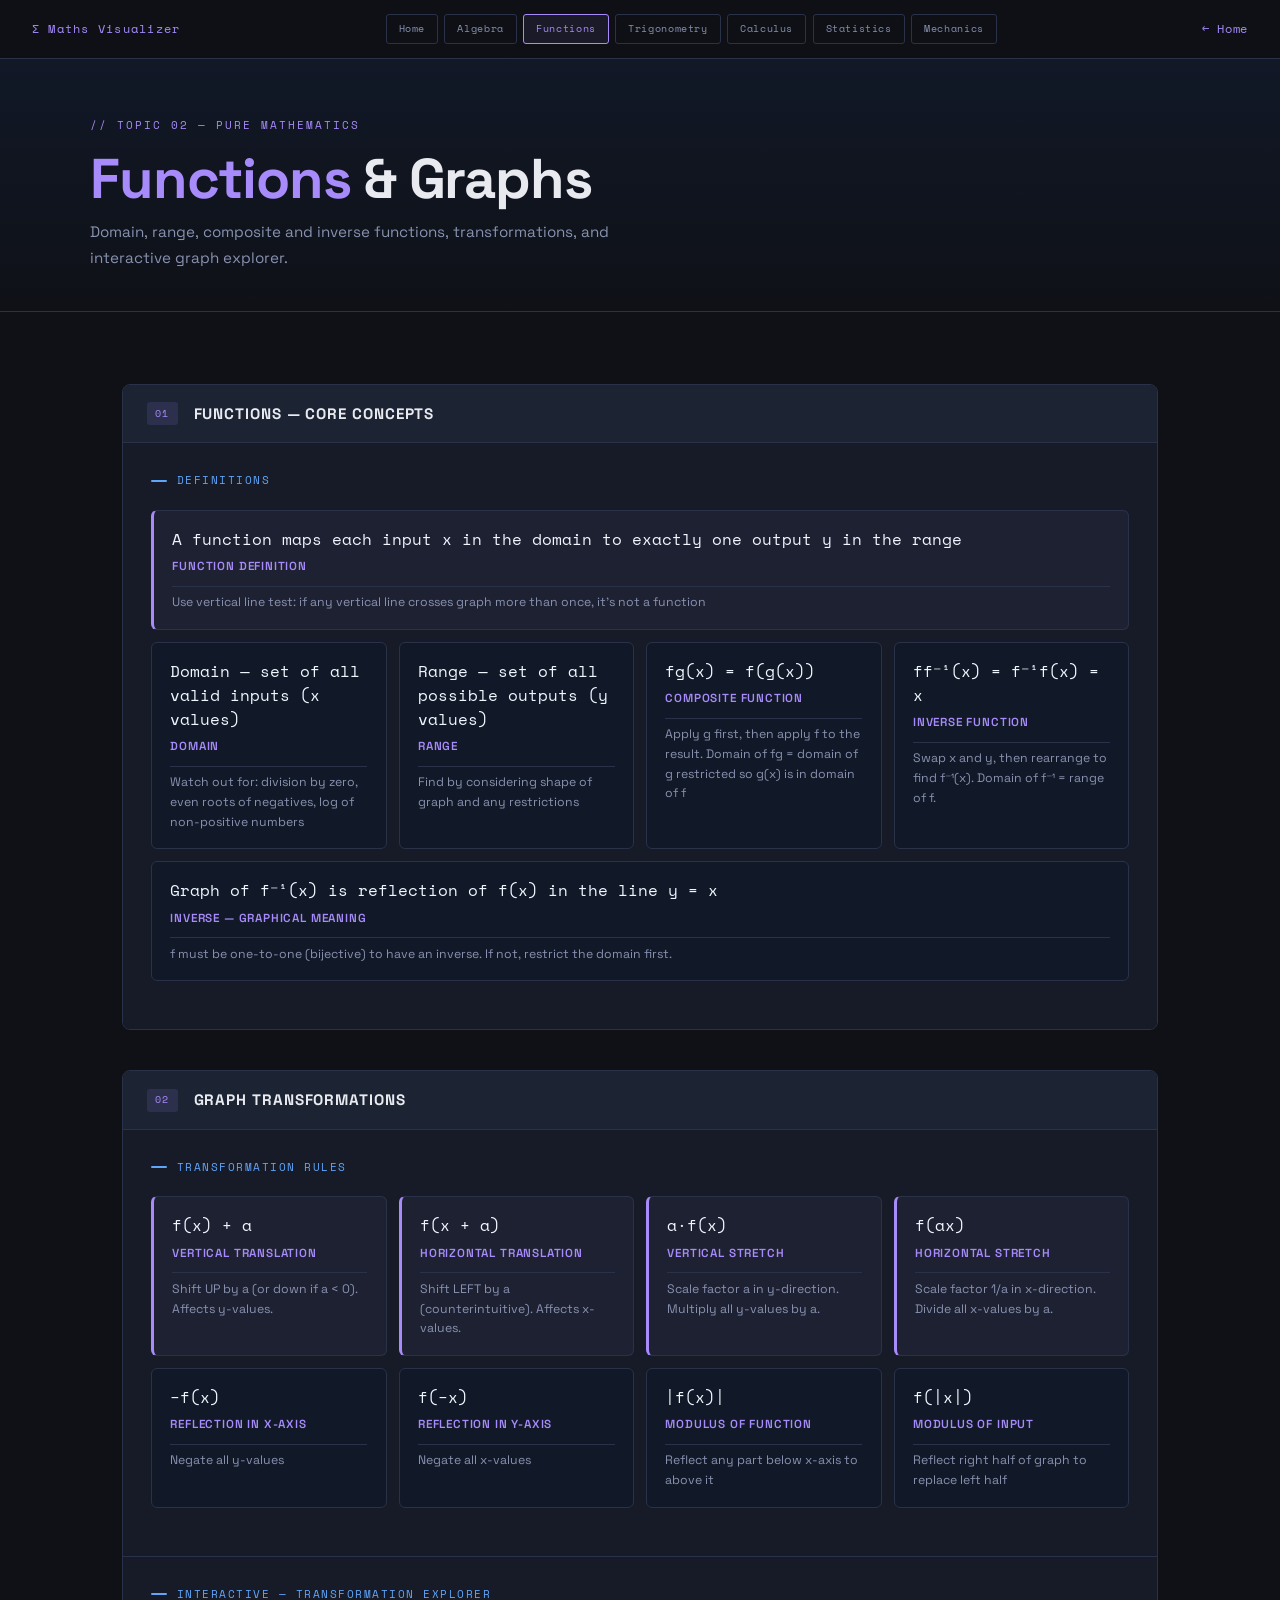
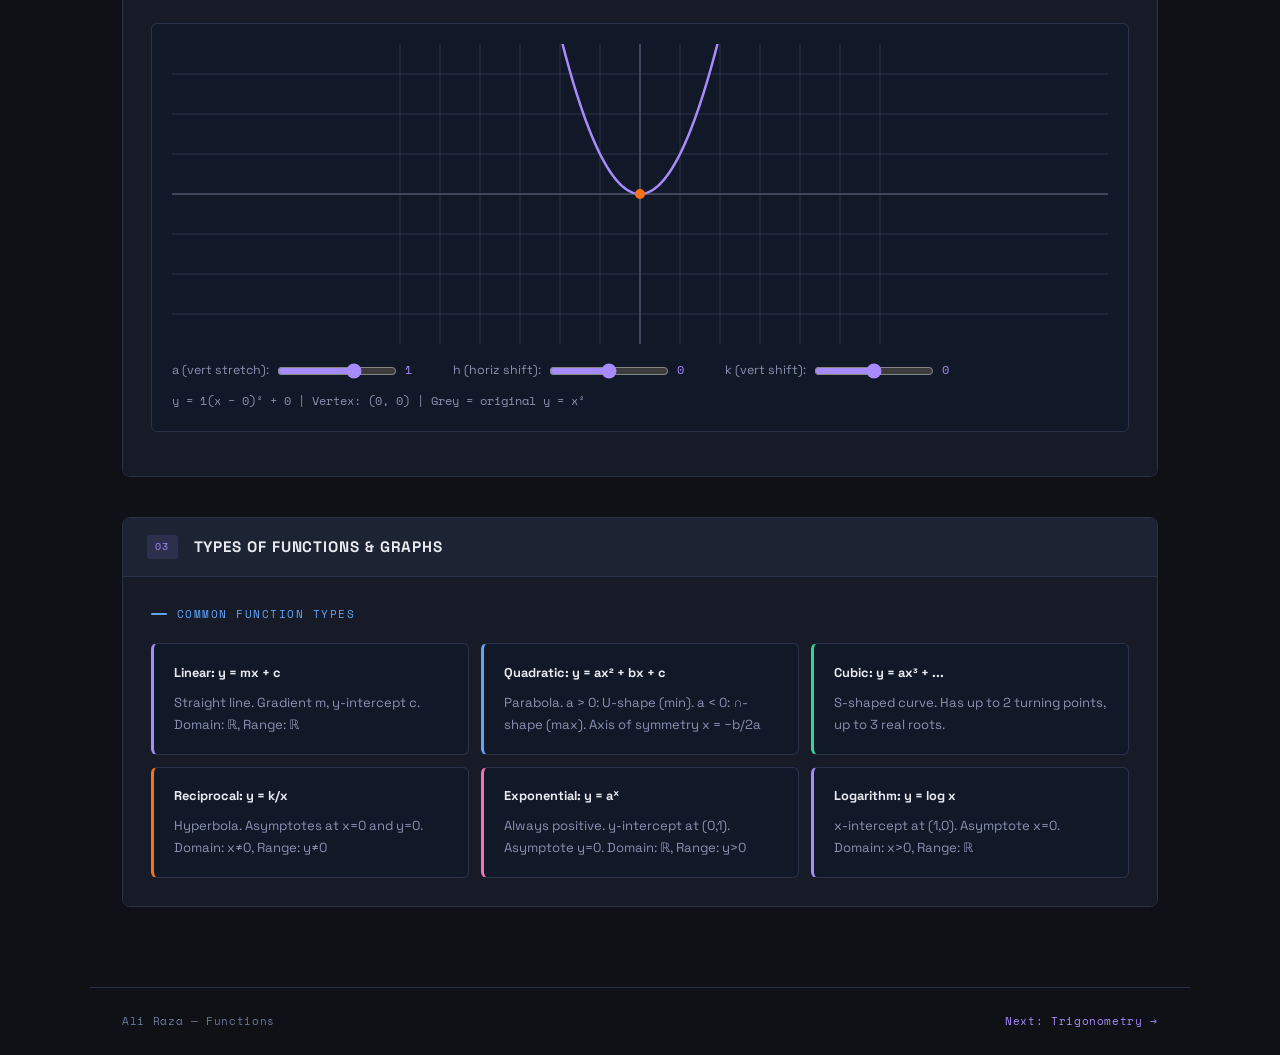
<file: math-functions.html>
<!DOCTYPE html>
<html lang="en">
<head>
<meta charset="UTF-8"><meta name="viewport" content="width=device-width, initial-scale=1.0">
<title>Functions — Maths Visualizer</title>
<link href="https://fonts.googleapis.com/css2?family=Space+Grotesk:wght@400;500;700&family=Space+Mono&display=swap" rel="stylesheet">
<link rel="stylesheet" href="math.css">
</head>
<body>
<nav>
  <div class="nav-logo">∑ Maths Visualizer</div>
  <div class="nav-links">
    <a href="math-home.html">Home</a><a href="math-algebra.html">Algebra</a>
    <a href="math-functions.html" class="active">Functions</a><a href="math-trig.html">Trigonometry</a>
    <a href="math-calculus.html">Calculus</a><a href="math-stats.html">Statistics</a><a href="math-mechanics.html">Mechanics</a>
  </div>
  <a href="math-home.html" class="back-home">← Home</a>
</nav>
<div class="page-header"><div class="page-header-inner">
  <div class="eyebrow">// Topic 02 — Pure Mathematics</div>
  <h1><span>Functions</span> &amp; Graphs</h1>
  <p>Domain, range, composite and inverse functions, transformations, and interactive graph explorer.</p>
</div></div>
<main>

  <div class="section">
    <div class="section-header"><span class="section-num">01</span><h2>Functions — Core Concepts</h2></div>
    <div class="content-block">
      <div class="block-title">Definitions</div>
      <div class="formula-grid">
        <div class="formula-card key wide"><div class="f-eq">A function maps each input x in the domain to exactly one output y in the range</div><div class="f-name">Function Definition</div><div class="f-note">Use vertical line test: if any vertical line crosses graph more than once, it's not a function</div></div>
        <div class="formula-card"><div class="f-eq">Domain — set of all valid inputs (x values)</div><div class="f-name">Domain</div><div class="f-note">Watch out for: division by zero, even roots of negatives, log of non-positive numbers</div></div>
        <div class="formula-card"><div class="f-eq">Range — set of all possible outputs (y values)</div><div class="f-name">Range</div><div class="f-note">Find by considering shape of graph and any restrictions</div></div>
        <div class="formula-card"><div class="f-eq">fg(x) = f(g(x))</div><div class="f-name">Composite Function</div><div class="f-note">Apply g first, then apply f to the result. Domain of fg = domain of g restricted so g(x) is in domain of f</div></div>
        <div class="formula-card"><div class="f-eq">ff⁻¹(x) = f⁻¹f(x) = x</div><div class="f-name">Inverse Function</div><div class="f-note">Swap x and y, then rearrange to find f⁻¹(x). Domain of f⁻¹ = range of f.</div></div>
        <div class="formula-card wide"><div class="f-eq">Graph of f⁻¹(x) is reflection of f(x) in the line y = x</div><div class="f-name">Inverse — graphical meaning</div><div class="f-note">f must be one-to-one (bijective) to have an inverse. If not, restrict the domain first.</div></div>
      </div>
    </div>
  </div>

  <div class="section">
    <div class="section-header"><span class="section-num">02</span><h2>Graph Transformations</h2></div>
    <div class="content-block">
      <div class="block-title">Transformation Rules</div>
      <div class="formula-grid">
        <div class="formula-card key"><div class="f-eq">f(x) + a</div><div class="f-name">Vertical Translation</div><div class="f-note">Shift UP by a (or down if a < 0). Affects y-values.</div></div>
        <div class="formula-card key"><div class="f-eq">f(x + a)</div><div class="f-name">Horizontal Translation</div><div class="f-note">Shift LEFT by a (counterintuitive). Affects x-values.</div></div>
        <div class="formula-card key"><div class="f-eq">a·f(x)</div><div class="f-name">Vertical Stretch</div><div class="f-note">Scale factor a in y-direction. Multiply all y-values by a.</div></div>
        <div class="formula-card key"><div class="f-eq">f(ax)</div><div class="f-name">Horizontal Stretch</div><div class="f-note">Scale factor 1/a in x-direction. Divide all x-values by a.</div></div>
        <div class="formula-card"><div class="f-eq">−f(x)</div><div class="f-name">Reflection in x-axis</div><div class="f-note">Negate all y-values</div></div>
        <div class="formula-card"><div class="f-eq">f(−x)</div><div class="f-name">Reflection in y-axis</div><div class="f-note">Negate all x-values</div></div>
        <div class="formula-card"><div class="f-eq">|f(x)|</div><div class="f-name">Modulus of function</div><div class="f-note">Reflect any part below x-axis to above it</div></div>
        <div class="formula-card"><div class="f-eq">f(|x|)</div><div class="f-name">Modulus of input</div><div class="f-note">Reflect right half of graph to replace left half</div></div>
      </div>
    </div>
    <div class="content-block">
      <div class="block-title">Interactive — Transformation Explorer</div>
      <div class="viz-wrap">
        <canvas id="fnCanvas" height="300"></canvas>
        <div class="viz-controls">
          <label>a (vert stretch): <input type="range" id="fa" min="-3" max="3" step="0.5" value="1"><span id="faV">1</span></label>
          <label>h (horiz shift): <input type="range" id="fh" min="-4" max="4" step="0.5" value="0"><span id="fhV">0</span></label>
          <label>k (vert shift): <input type="range" id="fk" min="-4" max="4" step="0.5" value="0"><span id="fkV">0</span></label>
        </div>
        <div id="fnInfo" style="margin-top:0.6rem;font-family:'Space Mono',monospace;font-size:0.75rem;color:var(--muted2)"></div>
      </div>
    </div>
  </div>

  <div class="section">
    <div class="section-header"><span class="section-num">03</span><h2>Types of Functions &amp; Graphs</h2></div>
    <div class="content-block">
      <div class="block-title">Common Function Types</div>
      <div class="info-grid">
        <div class="info-card purple-border"><h4>Linear: y = mx + c</h4><p>Straight line. Gradient m, y-intercept c. Domain: ℝ, Range: ℝ</p></div>
        <div class="info-card blue-border"><h4>Quadratic: y = ax² + bx + c</h4><p>Parabola. a > 0: U-shape (min). a < 0: ∩-shape (max). Axis of symmetry x = −b/2a</p></div>
        <div class="info-card green-border"><h4>Cubic: y = ax³ + ...</h4><p>S-shaped curve. Has up to 2 turning points, up to 3 real roots.</p></div>
        <div class="info-card orange-border"><h4>Reciprocal: y = k/x</h4><p>Hyperbola. Asymptotes at x=0 and y=0. Domain: x≠0, Range: y≠0</p></div>
        <div class="info-card pink-border"><h4>Exponential: y = aˣ</h4><p>Always positive. y-intercept at (0,1). Asymptote y=0. Domain: ℝ, Range: y>0</p></div>
        <div class="info-card purple-border"><h4>Logarithm: y = log x</h4><p>x-intercept at (1,0). Asymptote x=0. Domain: x>0, Range: ℝ</p></div>
      </div>
    </div>
  </div>

</main>
<footer>
  <span>Ali Raza — Functions</span>
  <span><a href="math-trig.html" style="color:var(--accent)">Next: Trigonometry →</a></span>
</footer>
<script>
const fc=document.getElementById('fnCanvas');
const fctx=fc.getContext('2d');
function resizeFC(){fc.width=fc.offsetWidth;fc.height=300;}
window.addEventListener('resize',()=>{resizeFC();drawFN();});
resizeFC();
function drawFN(){
  const a=parseFloat(document.getElementById('fa').value);
  const h=parseFloat(document.getElementById('fh').value);
  const k=parseFloat(document.getElementById('fk').value);
  document.getElementById('faV').textContent=a;
  document.getElementById('fhV').textContent=h;
  document.getElementById('fkV').textContent=k;
  const W=fc.width,H=300,ox=W/2,oy=H/2,sc=40;
  fctx.clearRect(0,0,W,H);
  // Grid
  fctx.strokeStyle='#2a3249';fctx.lineWidth=1;
  for(let x=-6;x<=6;x++){fctx.beginPath();fctx.moveTo(ox+x*sc,0);fctx.lineTo(ox+x*sc,H);fctx.stroke();}
  for(let y=-4;y<=4;y++){fctx.beginPath();fctx.moveTo(0,oy+y*sc);fctx.lineTo(W,oy+y*sc);fctx.stroke();}
  fctx.strokeStyle='#4a5568';fctx.lineWidth=1.5;
  fctx.beginPath();fctx.moveTo(0,oy);fctx.lineTo(W,oy);fctx.stroke();
  fctx.beginPath();fctx.moveTo(ox,0);fctx.lineTo(ox,H);fctx.stroke();
  // Original f(x)=x² (faint)
  fctx.beginPath();fctx.strokeStyle='rgba(107,122,154,0.4)';fctx.lineWidth=1.5;
  let first=true;
  for(let px=0;px<W;px++){
    const x=(px-ox)/sc; const y=x*x;
    const py=oy-y*sc;
    if(py<-200||py>H+200){first=true;continue;}
    first?fctx.moveTo(px,py):fctx.lineTo(px,py);first=false;
  }
  fctx.stroke();
  // Transformed a·f(x−h)+k
  fctx.beginPath();fctx.strokeStyle='#a78bfa';fctx.lineWidth=2.5;
  first=true;
  for(let px=0;px<W;px++){
    const x=(px-ox)/sc;
    const y=a*(x-h)*(x-h)+k;
    const py=oy-y*sc;
    if(py<-200||py>H+200){first=true;continue;}
    first?fctx.moveTo(px,py):fctx.lineTo(px,py);first=false;
  }
  fctx.stroke();
  // Vertex dot
  const vpx=ox+h*sc, vpy=oy-k*sc;
  fctx.fillStyle='#f97316';fctx.beginPath();fctx.arc(vpx,vpy,5,0,Math.PI*2);fctx.fill();
  document.getElementById('fnInfo').textContent=
    `y = ${a}(x − ${h})² + ${k}   |   Vertex: (${h}, ${k})   |   Grey = original y = x²`;
}
['fa','fh','fk'].forEach(id=>document.getElementById(id).addEventListener('input',drawFN));
drawFN();
</script>
</body>
</html>
</file>
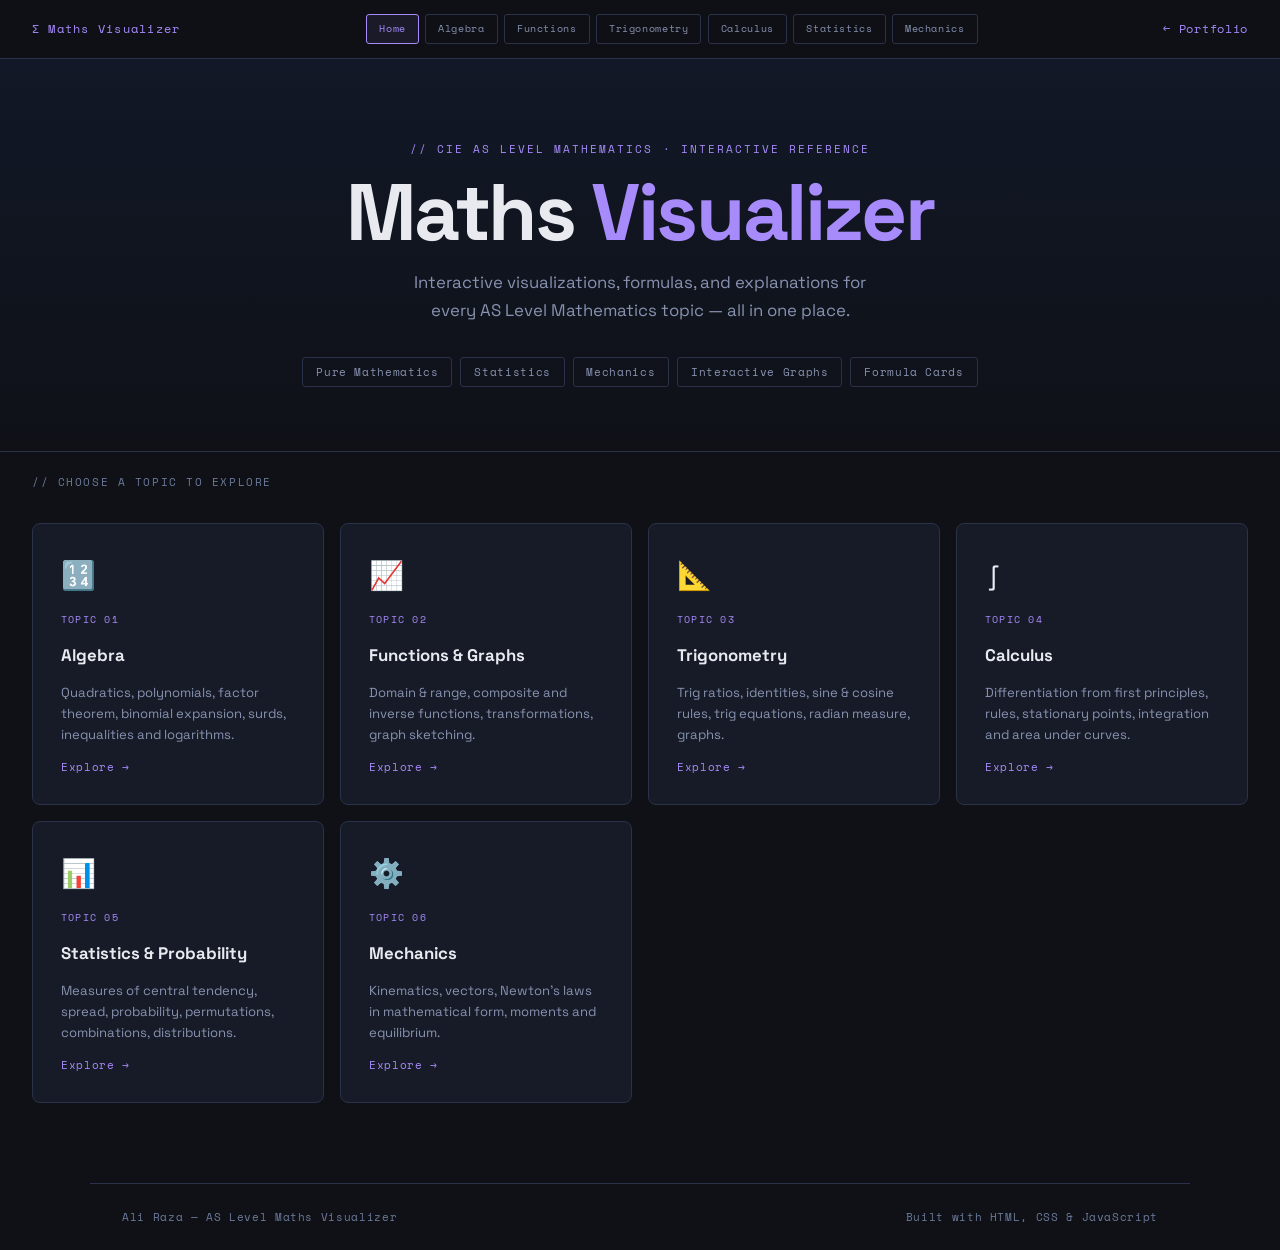
<file: math-home.html>
<!DOCTYPE html>
<html lang="en">
<head>
<meta charset="UTF-8">
<meta name="viewport" content="width=device-width, initial-scale=1.0">
<title>Maths Visualizer — Ali Raza</title>
<link href="https://fonts.googleapis.com/css2?family=Space+Grotesk:wght@400;500;700&family=Space+Mono&display=swap" rel="stylesheet">
<link rel="stylesheet" href="math.css">
<style>
  .hero {
    padding: 5rem 2rem 4rem;
    background: linear-gradient(180deg,#111827 0%,var(--bg) 100%);
    border-bottom: 1px solid var(--border);
    text-align: center;
  }
  .hero-inner { max-width: 680px; margin: 0 auto; }
  .hero .eyebrow { justify-content: center; }
  .hero h1 { font-size: clamp(2.5rem,7vw,5rem); font-weight:700; letter-spacing:-0.03em; line-height:1; margin-bottom:1rem; }
  .hero h1 span { color: var(--accent); }
  .hero p { color: var(--muted2); font-size: 1.05rem; max-width: 500px; margin: 0 auto 2rem; }
  .hero-tags { display: flex; flex-wrap: wrap; gap: 0.5rem; justify-content: center; }
  .hero-tags span {
    font-family: 'Space Mono', monospace; font-size: 0.68rem;
    padding: 0.3rem 0.8rem; border: 1px solid var(--border);
    color: var(--muted2); border-radius: 3px; letter-spacing: 0.06em;
  }
  .section-label {
    font-family: 'Space Mono', monospace; font-size: 0.7rem;
    color: var(--muted); letter-spacing: 0.14em; text-transform: uppercase;
    padding: 1.25rem 2rem 0;
  }
</style>
</head>
<body>

<nav>
  <div class="nav-logo">∑ Maths Visualizer</div>
  <div class="nav-links">
    <a href="math-home.html" class="active">Home</a>
    <a href="math-algebra.html">Algebra</a>
    <a href="math-functions.html">Functions</a>
    <a href="math-trig.html">Trigonometry</a>
    <a href="math-calculus.html">Calculus</a>
    <a href="math-stats.html">Statistics</a>
    <a href="math-mechanics.html">Mechanics</a>
  </div>
  <a href="index.html" class="back-home">← Portfolio</a>
</nav>

<div class="hero">
  <div class="hero-inner">
    <div class="eyebrow">// CIE AS Level Mathematics · Interactive Reference</div>
    <h1>Maths <span>Visualizer</span></h1>
    <p>Interactive visualizations, formulas, and explanations for every AS Level Mathematics topic — all in one place.</p>
    <div class="hero-tags">
      <span>Pure Mathematics</span>
      <span>Statistics</span>
      <span>Mechanics</span>
      <span>Interactive Graphs</span>
      <span>Formula Cards</span>
    </div>
  </div>
</div>

<div class="section-label">// Choose a topic to explore</div>
<div class="topic-grid">

  <a href="math-algebra.html" class="topic-card">
    <div class="topic-card-icon">🔢</div>
    <div class="topic-card-num">TOPIC 01</div>
    <h3>Algebra</h3>
    <p>Quadratics, polynomials, factor theorem, binomial expansion, surds, inequalities and logarithms.</p>
    <div class="topic-card-link">Explore →</div>
  </a>

  <a href="math-functions.html" class="topic-card">
    <div class="topic-card-icon">📈</div>
    <div class="topic-card-num">TOPIC 02</div>
    <h3>Functions &amp; Graphs</h3>
    <p>Domain &amp; range, composite and inverse functions, transformations, graph sketching.</p>
    <div class="topic-card-link">Explore →</div>
  </a>

  <a href="math-trig.html" class="topic-card">
    <div class="topic-card-icon">📐</div>
    <div class="topic-card-num">TOPIC 03</div>
    <h3>Trigonometry</h3>
    <p>Trig ratios, identities, sine &amp; cosine rules, trig equations, radian measure, graphs.</p>
    <div class="topic-card-link">Explore →</div>
  </a>

  <a href="math-calculus.html" class="topic-card">
    <div class="topic-card-icon">∫</div>
    <div class="topic-card-num">TOPIC 04</div>
    <h3>Calculus</h3>
    <p>Differentiation from first principles, rules, stationary points, integration and area under curves.</p>
    <div class="topic-card-link">Explore →</div>
  </a>

  <a href="math-stats.html" class="topic-card">
    <div class="topic-card-icon">📊</div>
    <div class="topic-card-num">TOPIC 05</div>
    <h3>Statistics &amp; Probability</h3>
    <p>Measures of central tendency, spread, probability, permutations, combinations, distributions.</p>
    <div class="topic-card-link">Explore →</div>
  </a>

  <a href="math-mechanics.html" class="topic-card">
    <div class="topic-card-icon">⚙️</div>
    <div class="topic-card-num">TOPIC 06</div>
    <h3>Mechanics</h3>
    <p>Kinematics, vectors, Newton's laws in mathematical form, moments and equilibrium.</p>
    <div class="topic-card-link">Explore →</div>
  </a>

</div>

<footer style="margin-top:3rem">
  <span>Ali Raza — AS Level Maths Visualizer</span>
  <span>Built with HTML, CSS &amp; JavaScript</span>
</footer>
</body>
</html>
</file>
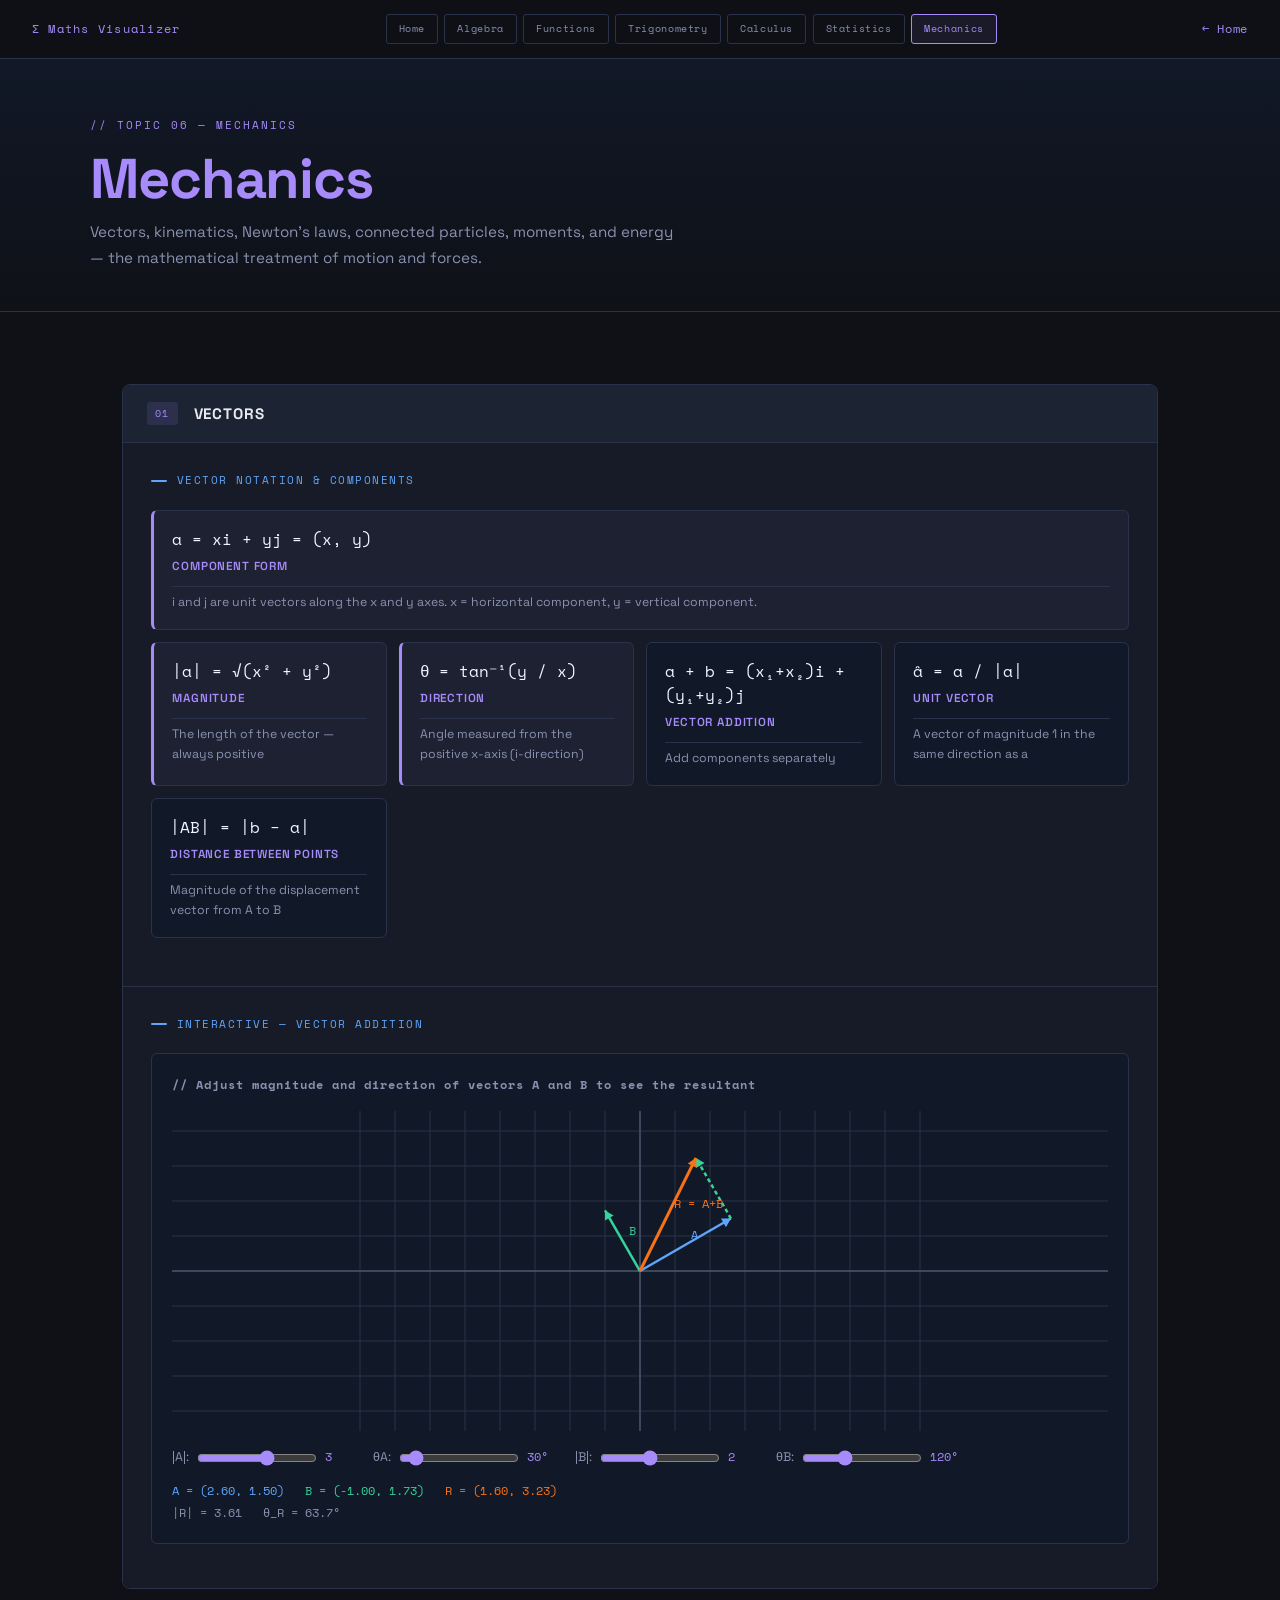
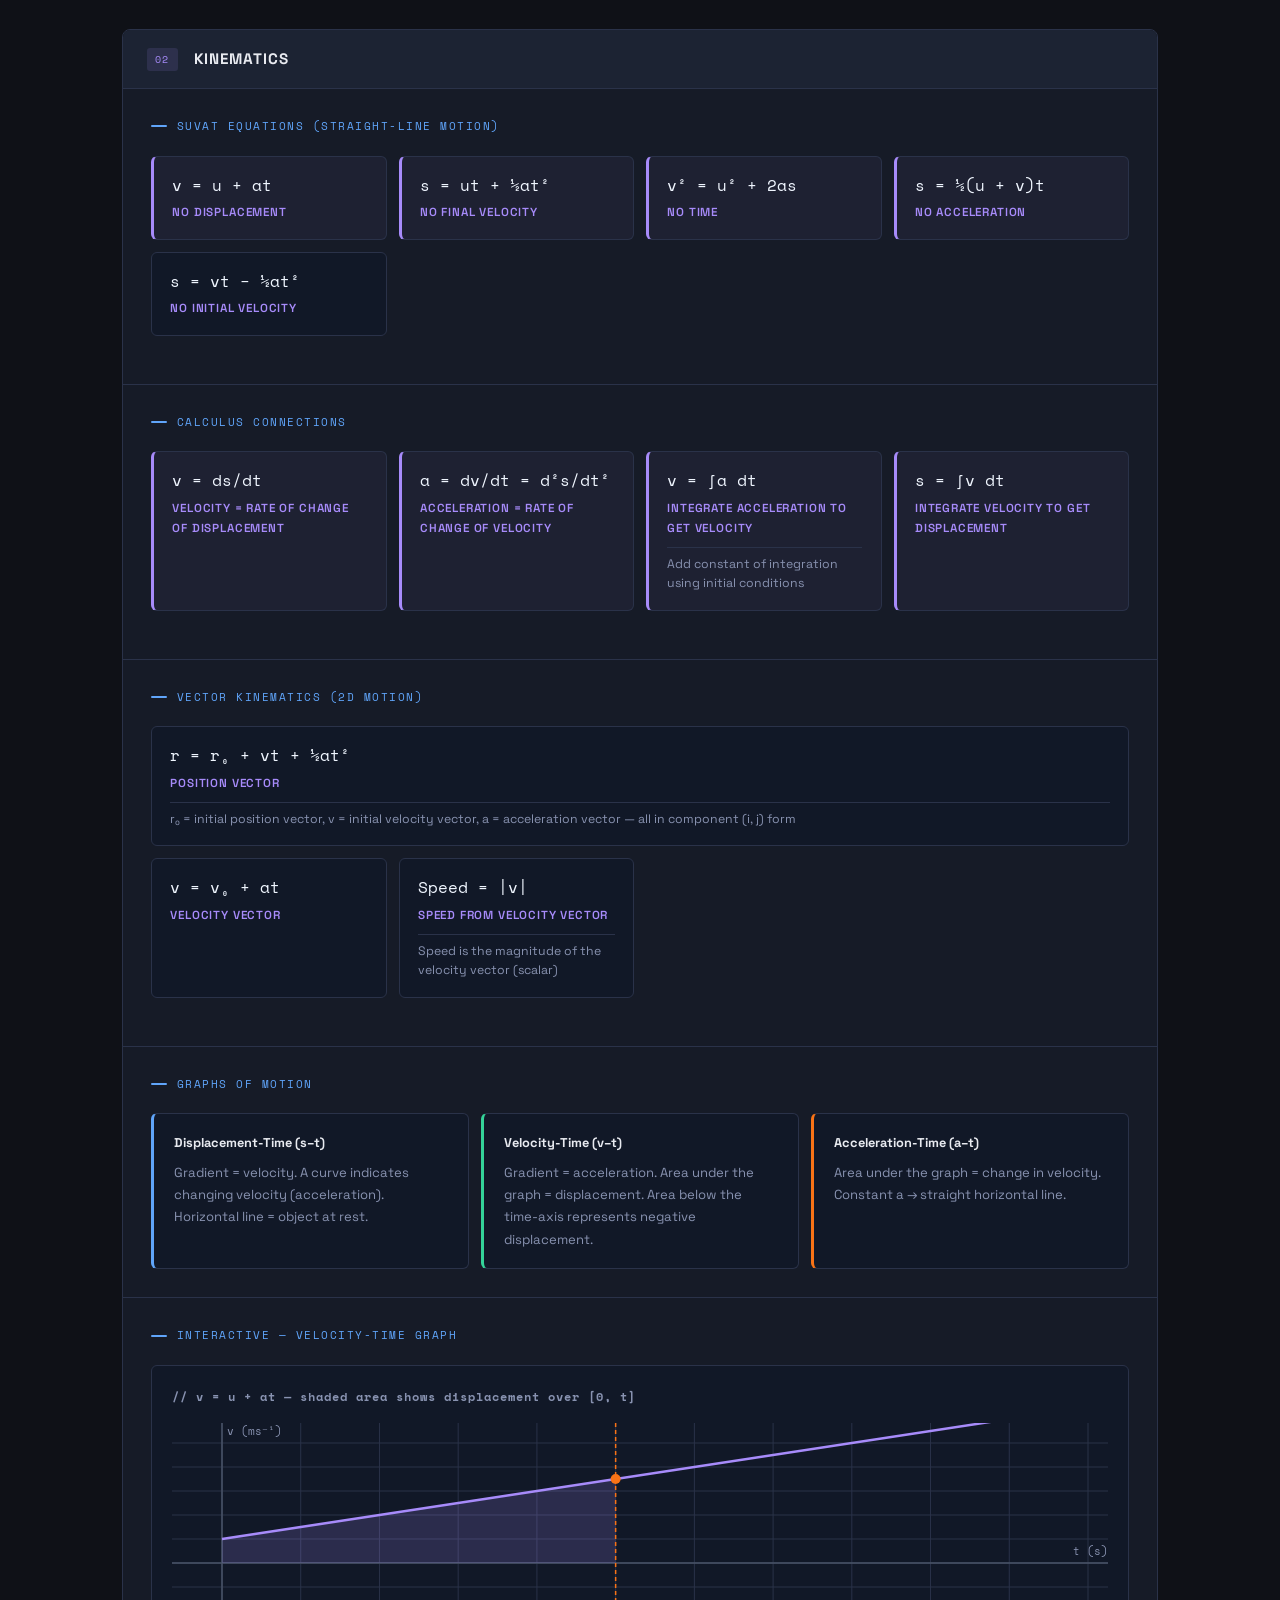
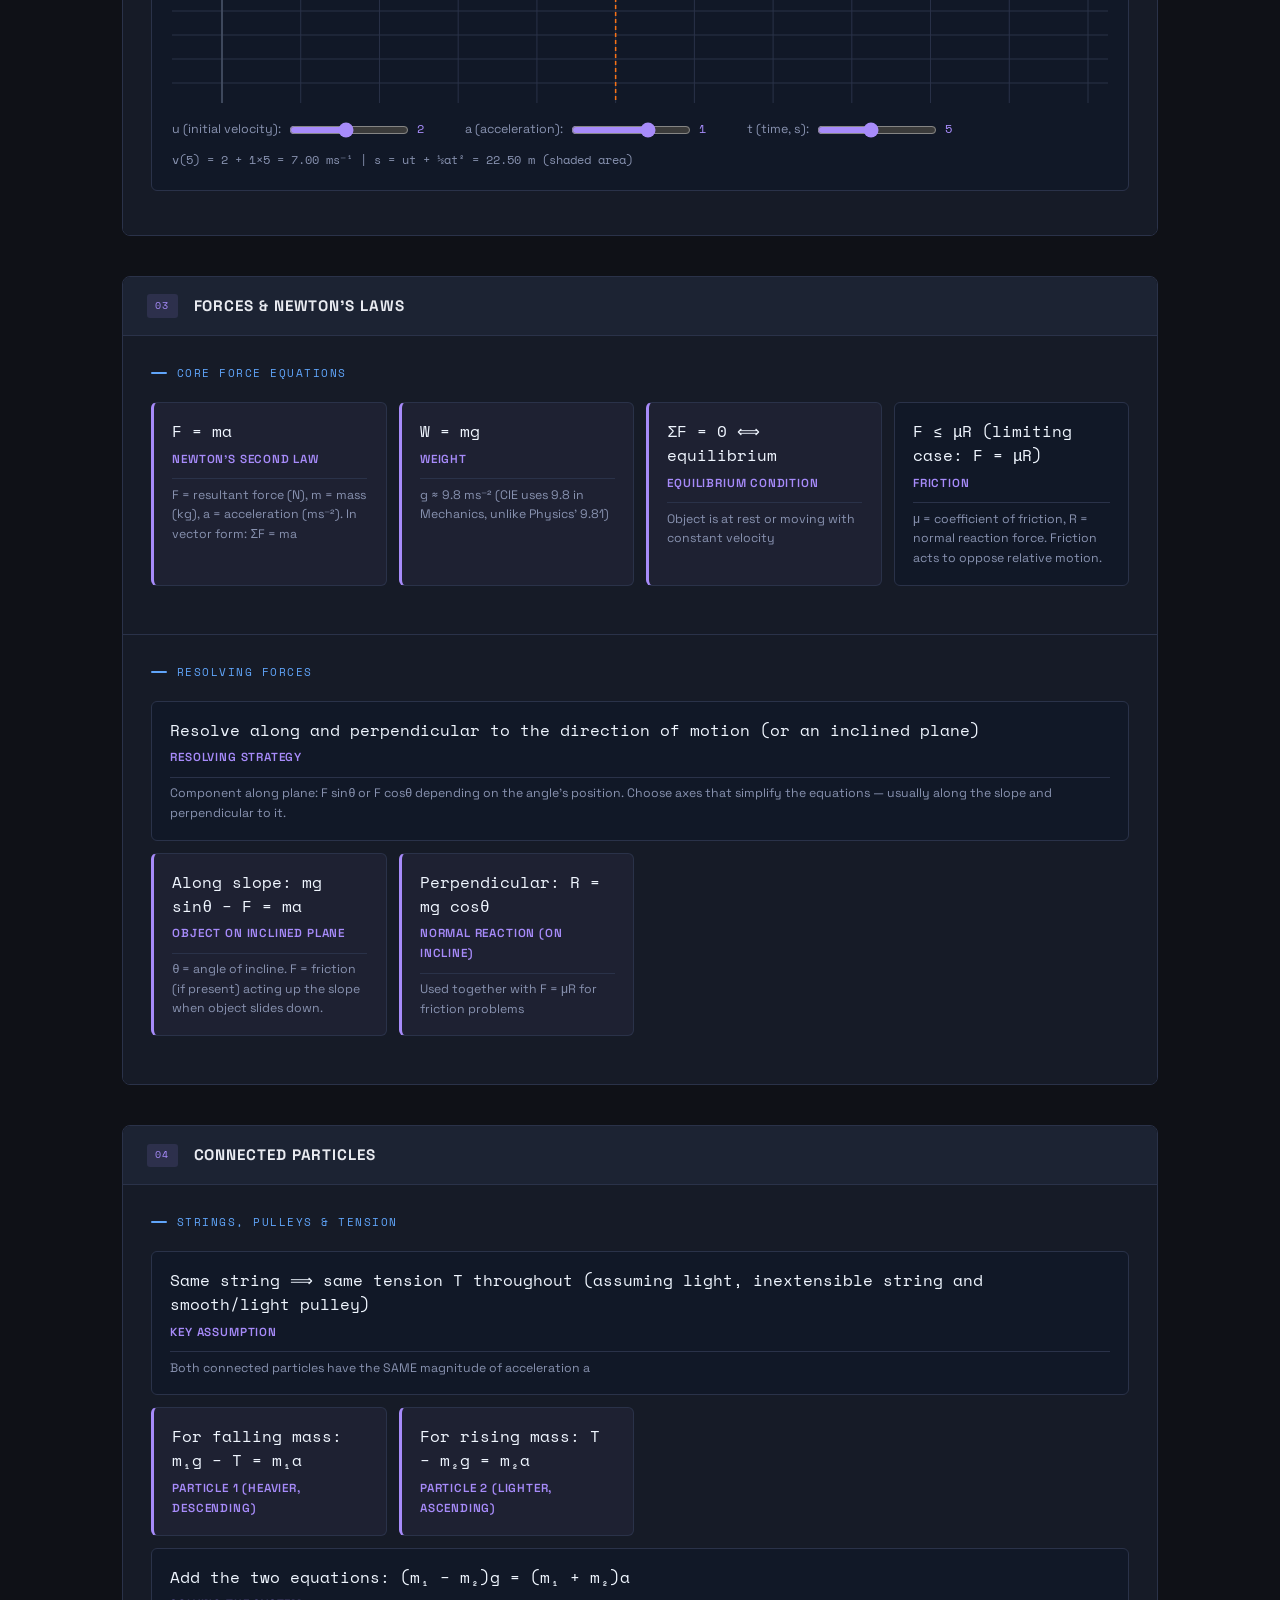
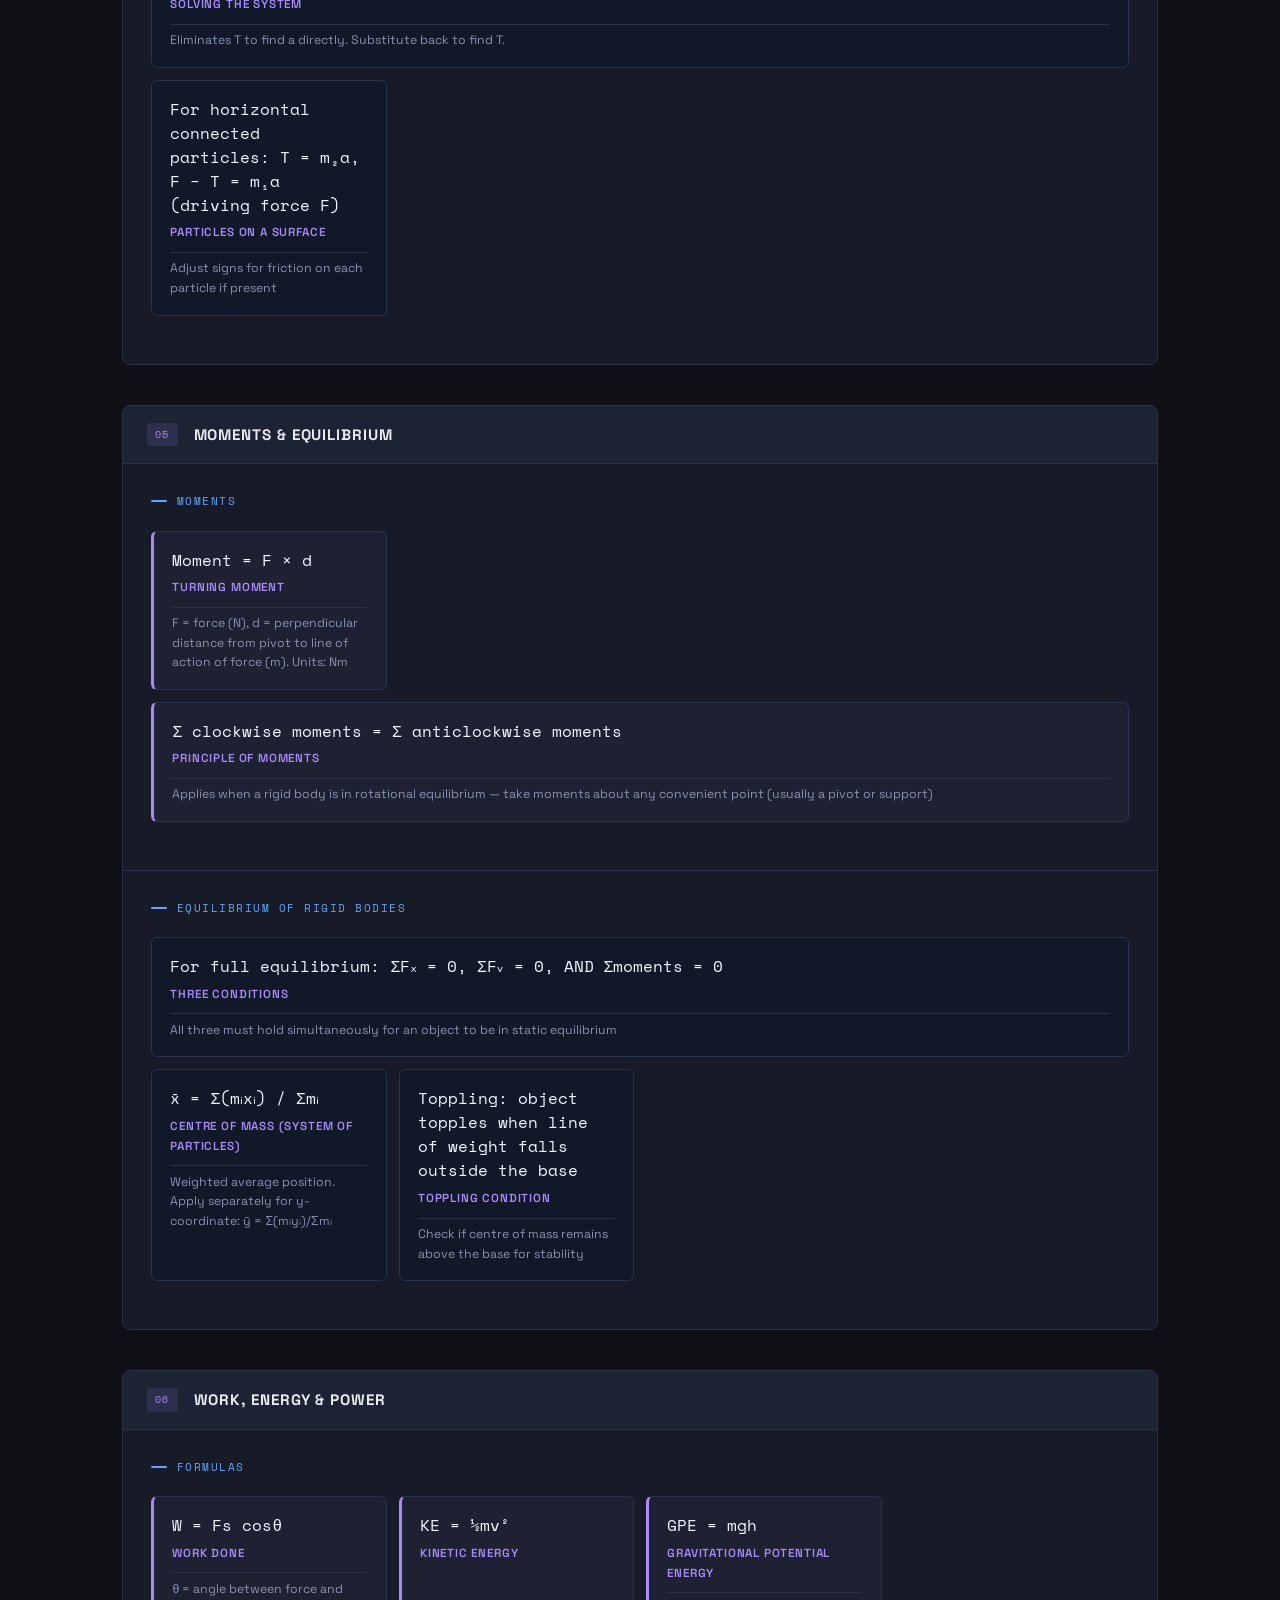
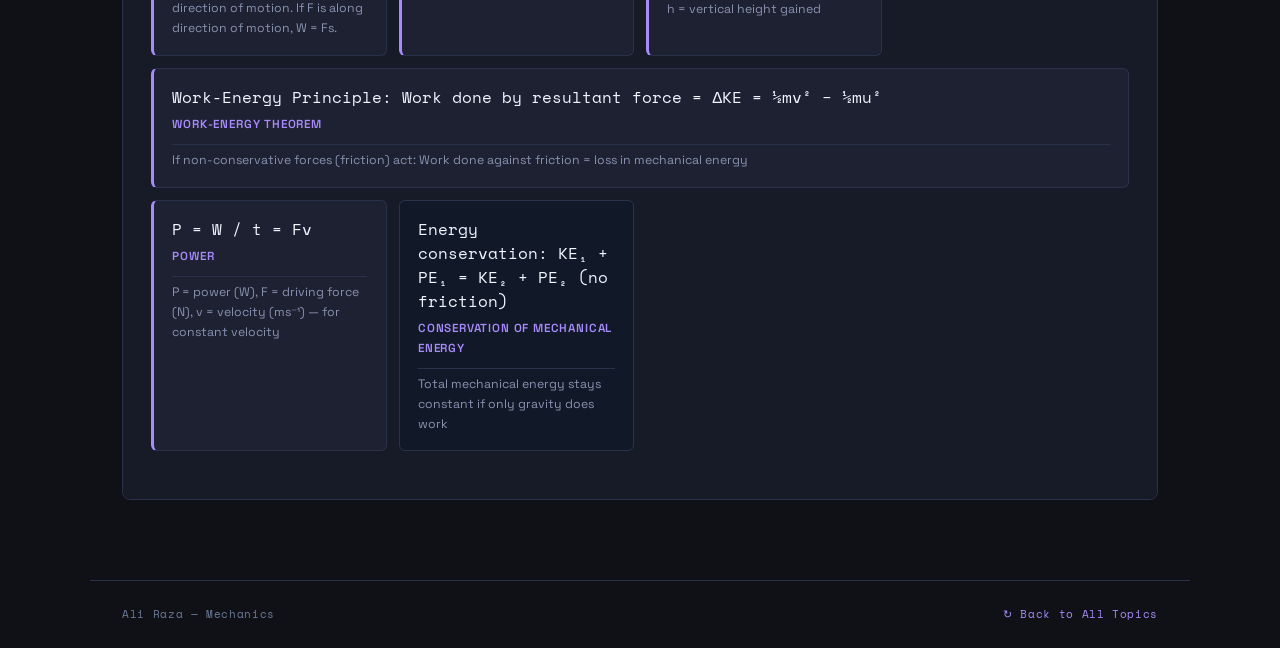
<file: math-mechanics.html>
<!DOCTYPE html>
<html lang="en">
<head>
<meta charset="UTF-8"><meta name="viewport" content="width=device-width, initial-scale=1.0">
<title>Mechanics — Maths Visualizer</title>
<link href="https://fonts.googleapis.com/css2?family=Space+Grotesk:wght@400;500;700&family=Space+Mono&display=swap" rel="stylesheet">
<link rel="stylesheet" href="math.css">
</head>
<body>
<nav>
  <div class="nav-logo">∑ Maths Visualizer</div>
  <div class="nav-links">
    <a href="math-home.html">Home</a><a href="math-algebra.html">Algebra</a>
    <a href="math-functions.html">Functions</a><a href="math-trig.html">Trigonometry</a>
    <a href="math-calculus.html">Calculus</a><a href="math-stats.html">Statistics</a><a href="math-mechanics.html" class="active">Mechanics</a>
  </div>
  <a href="math-home.html" class="back-home">← Home</a>
</nav>
<div class="page-header"><div class="page-header-inner">
  <div class="eyebrow">// Topic 06 — Mechanics</div>
  <h1><span>Mechanics</span></h1>
  <p>Vectors, kinematics, Newton's laws, connected particles, moments, and energy — the mathematical treatment of motion and forces.</p>
</div></div>
<main>

  <!-- VECTORS -->
  <div class="section">
    <div class="section-header"><span class="section-num">01</span><h2>Vectors</h2></div>
    <div class="content-block">
      <div class="block-title">Vector Notation &amp; Components</div>
      <div class="formula-grid">
        <div class="formula-card key wide"><div class="f-eq">a = xi + yj  =  (x, y)</div><div class="f-name">Component Form</div><div class="f-note">i and j are unit vectors along the x and y axes. x = horizontal component, y = vertical component.</div></div>
        <div class="formula-card key"><div class="f-eq">|a| = √(x² + y²)</div><div class="f-name">Magnitude</div><div class="f-note">The length of the vector — always positive</div></div>
        <div class="formula-card key"><div class="f-eq">θ = tan⁻¹(y / x)</div><div class="f-name">Direction</div><div class="f-note">Angle measured from the positive x-axis (i-direction)</div></div>
        <div class="formula-card"><div class="f-eq">a + b = (x₁+x₂)i + (y₁+y₂)j</div><div class="f-name">Vector Addition</div><div class="f-note">Add components separately</div></div>
        <div class="formula-card"><div class="f-eq">â = a / |a|</div><div class="f-name">Unit Vector</div><div class="f-note">A vector of magnitude 1 in the same direction as a</div></div>
        <div class="formula-card"><div class="f-eq">|AB| = |b − a|</div><div class="f-name">Distance Between Points</div><div class="f-note">Magnitude of the displacement vector from A to B</div></div>
      </div>
    </div>

    <div class="content-block">
      <div class="block-title">Interactive — Vector Addition</div>
      <div class="viz-wrap">
        <h4>// Adjust magnitude and direction of vectors A and B to see the resultant</h4>
        <canvas id="vecCanvas" height="320"></canvas>
        <div class="viz-controls">
          <label>|A|: <input type="range" id="vAmag" min="0" max="5" step="0.5" value="3"><span id="vAmagV">3</span></label>
          <label>θA: <input type="range" id="vAang" min="0" max="360" step="5" value="30"><span id="vAangV">30°</span></label>
          <label>|B|: <input type="range" id="vBmag" min="0" max="5" step="0.5" value="2"><span id="vBmagV">2</span></label>
          <label>θB: <input type="range" id="vBang" min="0" max="360" step="5" value="120"><span id="vBangV">120°</span></label>
        </div>
        <div id="vecInfo" style="margin-top:0.75rem;font-family:'Space Mono',monospace;font-size:0.75rem;color:var(--muted2);line-height:1.8"></div>
      </div>
    </div>
  </div>

  <!-- KINEMATICS -->
  <div class="section">
    <div class="section-header"><span class="section-num">02</span><h2>Kinematics</h2></div>
    <div class="content-block">
      <div class="block-title">SUVAT Equations (Straight-Line Motion)</div>
      <div class="formula-grid">
        <div class="formula-card key"><div class="f-eq">v = u + at</div><div class="f-name">No displacement</div></div>
        <div class="formula-card key"><div class="f-eq">s = ut + ½at²</div><div class="f-name">No final velocity</div></div>
        <div class="formula-card key"><div class="f-eq">v² = u² + 2as</div><div class="f-name">No time</div></div>
        <div class="formula-card key"><div class="f-eq">s = ½(u + v)t</div><div class="f-name">No acceleration</div></div>
        <div class="formula-card"><div class="f-eq">s = vt − ½at²</div><div class="f-name">No initial velocity</div></div>
      </div>
    </div>
    <div class="content-block">
      <div class="block-title">Calculus Connections</div>
      <div class="formula-grid">
        <div class="formula-card key"><div class="f-eq">v = ds/dt</div><div class="f-name">Velocity = rate of change of displacement</div></div>
        <div class="formula-card key"><div class="f-eq">a = dv/dt = d²s/dt²</div><div class="f-name">Acceleration = rate of change of velocity</div></div>
        <div class="formula-card key"><div class="f-eq">v = ∫a dt</div><div class="f-name">Integrate acceleration to get velocity</div><div class="f-note">Add constant of integration using initial conditions</div></div>
        <div class="formula-card key"><div class="f-eq">s = ∫v dt</div><div class="f-name">Integrate velocity to get displacement</div></div>
      </div>
    </div>
    <div class="content-block">
      <div class="block-title">Vector Kinematics (2D Motion)</div>
      <div class="formula-grid">
        <div class="formula-card wide"><div class="f-eq">r = r₀ + vt + ½at²</div><div class="f-name">Position Vector</div><div class="f-note">r₀ = initial position vector, v = initial velocity vector, a = acceleration vector — all in component (i, j) form</div></div>
        <div class="formula-card"><div class="f-eq">v = v₀ + at</div><div class="f-name">Velocity Vector</div></div>
        <div class="formula-card"><div class="f-eq">Speed = |v|</div><div class="f-name">Speed from velocity vector</div><div class="f-note">Speed is the magnitude of the velocity vector (scalar)</div></div>
      </div>
    </div>
    <div class="content-block">
      <div class="block-title">Graphs of Motion</div>
      <div class="info-grid">
        <div class="info-card blue-border"><h4>Displacement-Time (s–t)</h4><p>Gradient = velocity. A curve indicates changing velocity (acceleration). Horizontal line = object at rest.</p></div>
        <div class="info-card green-border"><h4>Velocity-Time (v–t)</h4><p>Gradient = acceleration. Area under the graph = displacement. Area below the time-axis represents negative displacement.</p></div>
        <div class="info-card orange-border"><h4>Acceleration-Time (a–t)</h4><p>Area under the graph = change in velocity. Constant a → straight horizontal line.</p></div>
      </div>
    </div>
    <div class="content-block">
      <div class="block-title">Interactive — Velocity-Time Graph</div>
      <div class="viz-wrap">
        <h4>// v = u + at — shaded area shows displacement over [0, t]</h4>
        <canvas id="suvatCanvas" height="280"></canvas>
        <div class="viz-controls">
          <label>u (initial velocity): <input type="range" id="su" min="-5" max="10" step="1" value="2"><span id="suV">2</span></label>
          <label>a (acceleration): <input type="range" id="sa" min="-3" max="3" step="0.5" value="1"><span id="saV">1</span></label>
          <label>t (time, s): <input type="range" id="st" min="1" max="10" step="0.5" value="5"><span id="stV">5</span></label>
        </div>
        <div id="suvatInfo" style="margin-top:0.6rem;font-family:'Space Mono',monospace;font-size:0.75rem;color:var(--muted2)"></div>
      </div>
    </div>
  </div>

  <!-- FORCES & NEWTON'S LAWS -->
  <div class="section">
    <div class="section-header"><span class="section-num">03</span><h2>Forces &amp; Newton's Laws</h2></div>
    <div class="content-block">
      <div class="block-title">Core Force Equations</div>
      <div class="formula-grid">
        <div class="formula-card key"><div class="f-eq">F = ma</div><div class="f-name">Newton's Second Law</div><div class="f-note">F = resultant force (N), m = mass (kg), a = acceleration (ms⁻²). In vector form: ΣF = ma</div></div>
        <div class="formula-card key"><div class="f-eq">W = mg</div><div class="f-name">Weight</div><div class="f-note">g ≈ 9.8 ms⁻² (CIE uses 9.8 in Mechanics, unlike Physics' 9.81)</div></div>
        <div class="formula-card key"><div class="f-eq">ΣF = 0  ⟺  equilibrium</div><div class="f-name">Equilibrium Condition</div><div class="f-note">Object is at rest or moving with constant velocity</div></div>
        <div class="formula-card"><div class="f-eq">F ≤ μR (limiting case: F = μR)</div><div class="f-name">Friction</div><div class="f-note">μ = coefficient of friction, R = normal reaction force. Friction acts to oppose relative motion.</div></div>
      </div>
    </div>
    <div class="content-block">
      <div class="block-title">Resolving Forces</div>
      <div class="formula-grid">
        <div class="formula-card wide"><div class="f-eq">Resolve along and perpendicular to the direction of motion (or an inclined plane)</div><div class="f-name">Resolving Strategy</div><div class="f-note">Component along plane: F sinθ or F cosθ depending on the angle's position. Choose axes that simplify the equations — usually along the slope and perpendicular to it.</div></div>
        <div class="formula-card key"><div class="f-eq">Along slope: mg sinθ − F = ma</div><div class="f-name">Object on Inclined Plane</div><div class="f-note">θ = angle of incline. F = friction (if present) acting up the slope when object slides down.</div></div>
        <div class="formula-card key"><div class="f-eq">Perpendicular: R = mg cosθ</div><div class="f-name">Normal Reaction (on incline)</div><div class="f-note">Used together with F = μR for friction problems</div></div>
      </div>
    </div>
  </div>

  <!-- CONNECTED PARTICLES -->
  <div class="section">
    <div class="section-header"><span class="section-num">04</span><h2>Connected Particles</h2></div>
    <div class="content-block">
      <div class="block-title">Strings, Pulleys &amp; Tension</div>
      <div class="formula-grid">
        <div class="formula-card wide"><div class="f-eq">Same string ⟹ same tension T throughout (assuming light, inextensible string and smooth/light pulley)</div><div class="f-name">Key Assumption</div><div class="f-note">Both connected particles have the SAME magnitude of acceleration a</div></div>
        <div class="formula-card key"><div class="f-eq">For falling mass: m₁g − T = m₁a</div><div class="f-name">Particle 1 (heavier, descending)</div></div>
        <div class="formula-card key"><div class="f-eq">For rising mass: T − m₂g = m₂a</div><div class="f-name">Particle 2 (lighter, ascending)</div></div>
        <div class="formula-card wide"><div class="f-eq">Add the two equations: (m₁ − m₂)g = (m₁ + m₂)a</div><div class="f-name">Solving the System</div><div class="f-note">Eliminates T to find a directly. Substitute back to find T.</div></div>
        <div class="formula-card"><div class="f-eq">For horizontal connected particles: T = m₂a, F − T = m₁a (driving force F)</div><div class="f-name">Particles on a Surface</div><div class="f-note">Adjust signs for friction on each particle if present</div></div>
      </div>
    </div>
  </div>

  <!-- MOMENTS & EQUILIBRIUM -->
  <div class="section">
    <div class="section-header"><span class="section-num">05</span><h2>Moments &amp; Equilibrium</h2></div>
    <div class="content-block">
      <div class="block-title">Moments</div>
      <div class="formula-grid">
        <div class="formula-card key"><div class="f-eq">Moment = F × d</div><div class="f-name">Turning Moment</div><div class="f-note">F = force (N), d = perpendicular distance from pivot to line of action of force (m). Units: Nm</div></div>
        <div class="formula-card key wide"><div class="f-eq">Σ clockwise moments = Σ anticlockwise moments</div><div class="f-name">Principle of Moments</div><div class="f-note">Applies when a rigid body is in rotational equilibrium — take moments about any convenient point (usually a pivot or support)</div></div>
      </div>
    </div>
    <div class="content-block">
      <div class="block-title">Equilibrium of Rigid Bodies</div>
      <div class="formula-grid">
        <div class="formula-card wide"><div class="f-eq">For full equilibrium: ΣFₓ = 0, ΣFᵥ = 0, AND Σmoments = 0</div><div class="f-name">Three Conditions</div><div class="f-note">All three must hold simultaneously for an object to be in static equilibrium</div></div>
        <div class="formula-card"><div class="f-eq">x̄ = Σ(mᵢxᵢ) / Σmᵢ</div><div class="f-name">Centre of Mass (system of particles)</div><div class="f-note">Weighted average position. Apply separately for y-coordinate: ȳ = Σ(mᵢyᵢ)/Σmᵢ</div></div>
        <div class="formula-card"><div class="f-eq">Toppling: object topples when line of weight falls outside the base</div><div class="f-name">Toppling Condition</div><div class="f-note">Check if centre of mass remains above the base for stability</div></div>
      </div>
    </div>
  </div>

  <!-- WORK, ENERGY, POWER -->
  <div class="section">
    <div class="section-header"><span class="section-num">06</span><h2>Work, Energy &amp; Power</h2></div>
    <div class="content-block">
      <div class="block-title">Formulas</div>
      <div class="formula-grid">
        <div class="formula-card key"><div class="f-eq">W = Fs cosθ</div><div class="f-name">Work Done</div><div class="f-note">θ = angle between force and direction of motion. If F is along direction of motion, W = Fs.</div></div>
        <div class="formula-card key"><div class="f-eq">KE = ½mv²</div><div class="f-name">Kinetic Energy</div></div>
        <div class="formula-card key"><div class="f-eq">GPE = mgh</div><div class="f-name">Gravitational Potential Energy</div><div class="f-note">h = vertical height gained</div></div>
        <div class="formula-card key wide"><div class="f-eq">Work-Energy Principle: Work done by resultant force = ΔKE = ½mv² − ½mu²</div><div class="f-name">Work-Energy Theorem</div><div class="f-note">If non-conservative forces (friction) act: Work done against friction = loss in mechanical energy</div></div>
        <div class="formula-card key"><div class="f-eq">P = W / t = Fv</div><div class="f-name">Power</div><div class="f-note">P = power (W), F = driving force (N), v = velocity (ms⁻¹) — for constant velocity</div></div>
        <div class="formula-card"><div class="f-eq">Energy conservation: KE₁ + PE₁ = KE₂ + PE₂ (no friction)</div><div class="f-name">Conservation of Mechanical Energy</div><div class="f-note">Total mechanical energy stays constant if only gravity does work</div></div>
      </div>
    </div>
  </div>

</main>
<footer>
  <span>Ali Raza — Mechanics</span>
  <span><a href="math-home.html" style="color:var(--accent)">↻ Back to All Topics</a></span>
</footer>
<script>
// ── Vector Addition Visualizer ──
const vc=document.getElementById('vecCanvas');
const vctx=vc.getContext('2d');
function resizeVC(){vc.width=vc.offsetWidth;vc.height=320;}
window.addEventListener('resize',()=>{resizeVC();drawVec();});
resizeVC();

function drawArrow(ctx,fromX,fromY,toX,toY,color,width=2.5){
  ctx.strokeStyle=color;ctx.lineWidth=width;
  ctx.beginPath();ctx.moveTo(fromX,fromY);ctx.lineTo(toX,toY);ctx.stroke();
  const angle=Math.atan2(toY-fromY,toX-fromX);
  const headlen=10;
  ctx.beginPath();
  ctx.moveTo(toX,toY);
  ctx.lineTo(toX-headlen*Math.cos(angle-Math.PI/6),toY-headlen*Math.sin(angle-Math.PI/6));
  ctx.lineTo(toX-headlen*Math.cos(angle+Math.PI/6),toY-headlen*Math.sin(angle+Math.PI/6));
  ctx.closePath();ctx.fillStyle=color;ctx.fill();
}

function drawVec(){
  const Amag=parseFloat(document.getElementById('vAmag').value);
  const Aang=parseFloat(document.getElementById('vAang').value);
  const Bmag=parseFloat(document.getElementById('vBmag').value);
  const Bang=parseFloat(document.getElementById('vBang').value);
  document.getElementById('vAmagV').textContent=Amag;
  document.getElementById('vAangV').textContent=Aang+'°';
  document.getElementById('vBmagV').textContent=Bmag;
  document.getElementById('vBangV').textContent=Bang+'°';

  const W=vc.width,H=320,cx=W/2,cy=H/2,scale=35;
  vctx.clearRect(0,0,W,H);

  // Grid
  vctx.strokeStyle='#2a3249';vctx.lineWidth=1;
  for(let x=-8;x<=8;x++){vctx.beginPath();vctx.moveTo(cx+x*scale,0);vctx.lineTo(cx+x*scale,H);vctx.stroke();}
  for(let y=-4;y<=4;y++){vctx.beginPath();vctx.moveTo(0,cy+y*scale);vctx.lineTo(W,cy+y*scale);vctx.stroke();}
  // Axes
  vctx.strokeStyle='#4a5568';vctx.lineWidth=1.5;
  vctx.beginPath();vctx.moveTo(0,cy);vctx.lineTo(W,cy);vctx.stroke();
  vctx.beginPath();vctx.moveTo(cx,0);vctx.lineTo(cx,H);vctx.stroke();

  const Arad=Aang*Math.PI/180, Brad=Bang*Math.PI/180;
  const Ax=Amag*Math.cos(Arad), Ay=Amag*Math.sin(Arad);
  const Bx=Bmag*Math.cos(Brad), By=Bmag*Math.sin(Brad);
  const Rx=Ax+Bx, Ry=Ay+By;

  // Vector A (from origin)
  drawArrow(vctx,cx,cy,cx+Ax*scale,cy-Ay*scale,'#60a5fa');
  // Vector B (dashed, from tip of A — triangle method)
  vctx.setLineDash([4,3]);
  drawArrow(vctx,cx+Ax*scale,cy-Ay*scale,cx+Rx*scale,cy-Ry*scale,'#34d399');
  vctx.setLineDash([]);
  // Vector B from origin (solid)
  drawArrow(vctx,cx,cy,cx+Bx*scale,cy-By*scale,'#34d399');
  // Resultant
  drawArrow(vctx,cx,cy,cx+Rx*scale,cy-Ry*scale,'#f97316',3);

  // Labels
  vctx.font='12px Space Mono';
  vctx.fillStyle='#60a5fa';vctx.fillText('A',cx+Ax*scale*0.5+6,cy-Ay*scale*0.5-6);
  vctx.fillStyle='#34d399';vctx.fillText('B',cx+Bx*scale*0.5+6,cy-By*scale*0.5-6);
  vctx.fillStyle='#f97316';vctx.fillText('R = A+B',cx+Rx*scale*0.5+6,cy-Ry*scale*0.5-6);

  const Rmag=Math.sqrt(Rx*Rx+Ry*Ry);
  let Rang=Math.atan2(Ry,Rx)*180/Math.PI;
  if(Rang<0)Rang+=360;

  document.getElementById('vecInfo').innerHTML=
    `<span style="color:#60a5fa">A = (${Ax.toFixed(2)}, ${Ay.toFixed(2)})</span>&nbsp;&nbsp;&nbsp;`+
    `<span style="color:#34d399">B = (${Bx.toFixed(2)}, ${By.toFixed(2)})</span>&nbsp;&nbsp;&nbsp;`+
    `<span style="color:#f97316">R = (${Rx.toFixed(2)}, ${Ry.toFixed(2)})</span><br>`+
    `|R| = ${Rmag.toFixed(2)}&nbsp;&nbsp;&nbsp;θ_R = ${Rang.toFixed(1)}°`;
}
['vAmag','vAang','vBmag','vBang'].forEach(id=>document.getElementById(id).addEventListener('input',drawVec));
drawVec();

// ── SUVAT v-t Graph ──
const sc=document.getElementById('suvatCanvas');
const sctx=sc.getContext('2d');
function resizeSC(){sc.width=sc.offsetWidth;sc.height=280;}
window.addEventListener('resize',()=>{resizeSC();drawSuvat();});
resizeSC();

function drawSuvat(){
  const u=parseFloat(document.getElementById('su').value);
  const a=parseFloat(document.getElementById('sa').value);
  const t=parseFloat(document.getElementById('st').value);
  document.getElementById('suV').textContent=u;
  document.getElementById('saV').textContent=a;
  document.getElementById('stV').textContent=t;

  const W=sc.width,H=280,ox=50,oy=H/2,scX=(W-70)/11,scY=12;
  sctx.clearRect(0,0,W,H);

  // Grid
  sctx.strokeStyle='#2a3249';sctx.lineWidth=1;
  for(let x=0;x<=11;x++){sctx.beginPath();sctx.moveTo(ox+x*scX,0);sctx.lineTo(ox+x*scX,H);sctx.stroke();}
  for(let y=-8;y<=8;y++){sctx.beginPath();sctx.moveTo(0,oy+y*scY*2);sctx.lineTo(W,oy+y*scY*2);sctx.stroke();}
  // Axes
  sctx.strokeStyle='#4a5568';sctx.lineWidth=1.5;
  sctx.beginPath();sctx.moveTo(0,oy);sctx.lineTo(W,oy);sctx.stroke();
  sctx.beginPath();sctx.moveTo(ox,0);sctx.lineTo(ox,H);sctx.stroke();

  // v(time) = u + a*time
  function vAt(time){return u+a*time;}
  const vEnd=vAt(t);

  // Shaded area (displacement) from 0 to t
  sctx.fillStyle='rgba(167,139,250,0.18)';
  sctx.beginPath();
  sctx.moveTo(ox,oy-vAt(0)*scY);
  for(let time=0;time<=t;time+=0.05){
    sctx.lineTo(ox+time*scX,oy-vAt(time)*scY);
  }
  sctx.lineTo(ox+t*scX,oy);
  sctx.lineTo(ox,oy);
  sctx.closePath();sctx.fill();

  // Line for full range (0 to 11)
  sctx.beginPath();sctx.strokeStyle='#a78bfa';sctx.lineWidth=2.5;
  sctx.moveTo(ox,oy-vAt(0)*scY);
  sctx.lineTo(ox+11*scX,oy-vAt(11)*scY);
  sctx.stroke();

  // Marker at t
  sctx.strokeStyle='#f97316';sctx.lineWidth=1.5;sctx.setLineDash([4,3]);
  sctx.beginPath();sctx.moveTo(ox+t*scX,0);sctx.lineTo(ox+t*scX,H);sctx.stroke();
  sctx.setLineDash([]);
  sctx.fillStyle='#f97316';sctx.beginPath();sctx.arc(ox+t*scX,oy-vEnd*scY,5,0,Math.PI*2);sctx.fill();

  // Axis labels
  sctx.font='11px Space Mono';sctx.fillStyle='#8892b0';
  sctx.fillText('v (ms⁻¹)',ox+5,12);
  sctx.fillText('t (s)',W-35,oy-8);

  const s=u*t+0.5*a*t*t;
  document.getElementById('suvatInfo').textContent=
    `v(${t}) = ${u} + ${a}×${t} = ${vEnd.toFixed(2)} ms⁻¹   |   s = ut + ½at² = ${s.toFixed(2)} m (shaded area)`;
}
['su','sa','st'].forEach(id=>document.getElementById(id).addEventListener('input',drawSuvat));
drawSuvat();
</script>
</body>
</html>
</file>
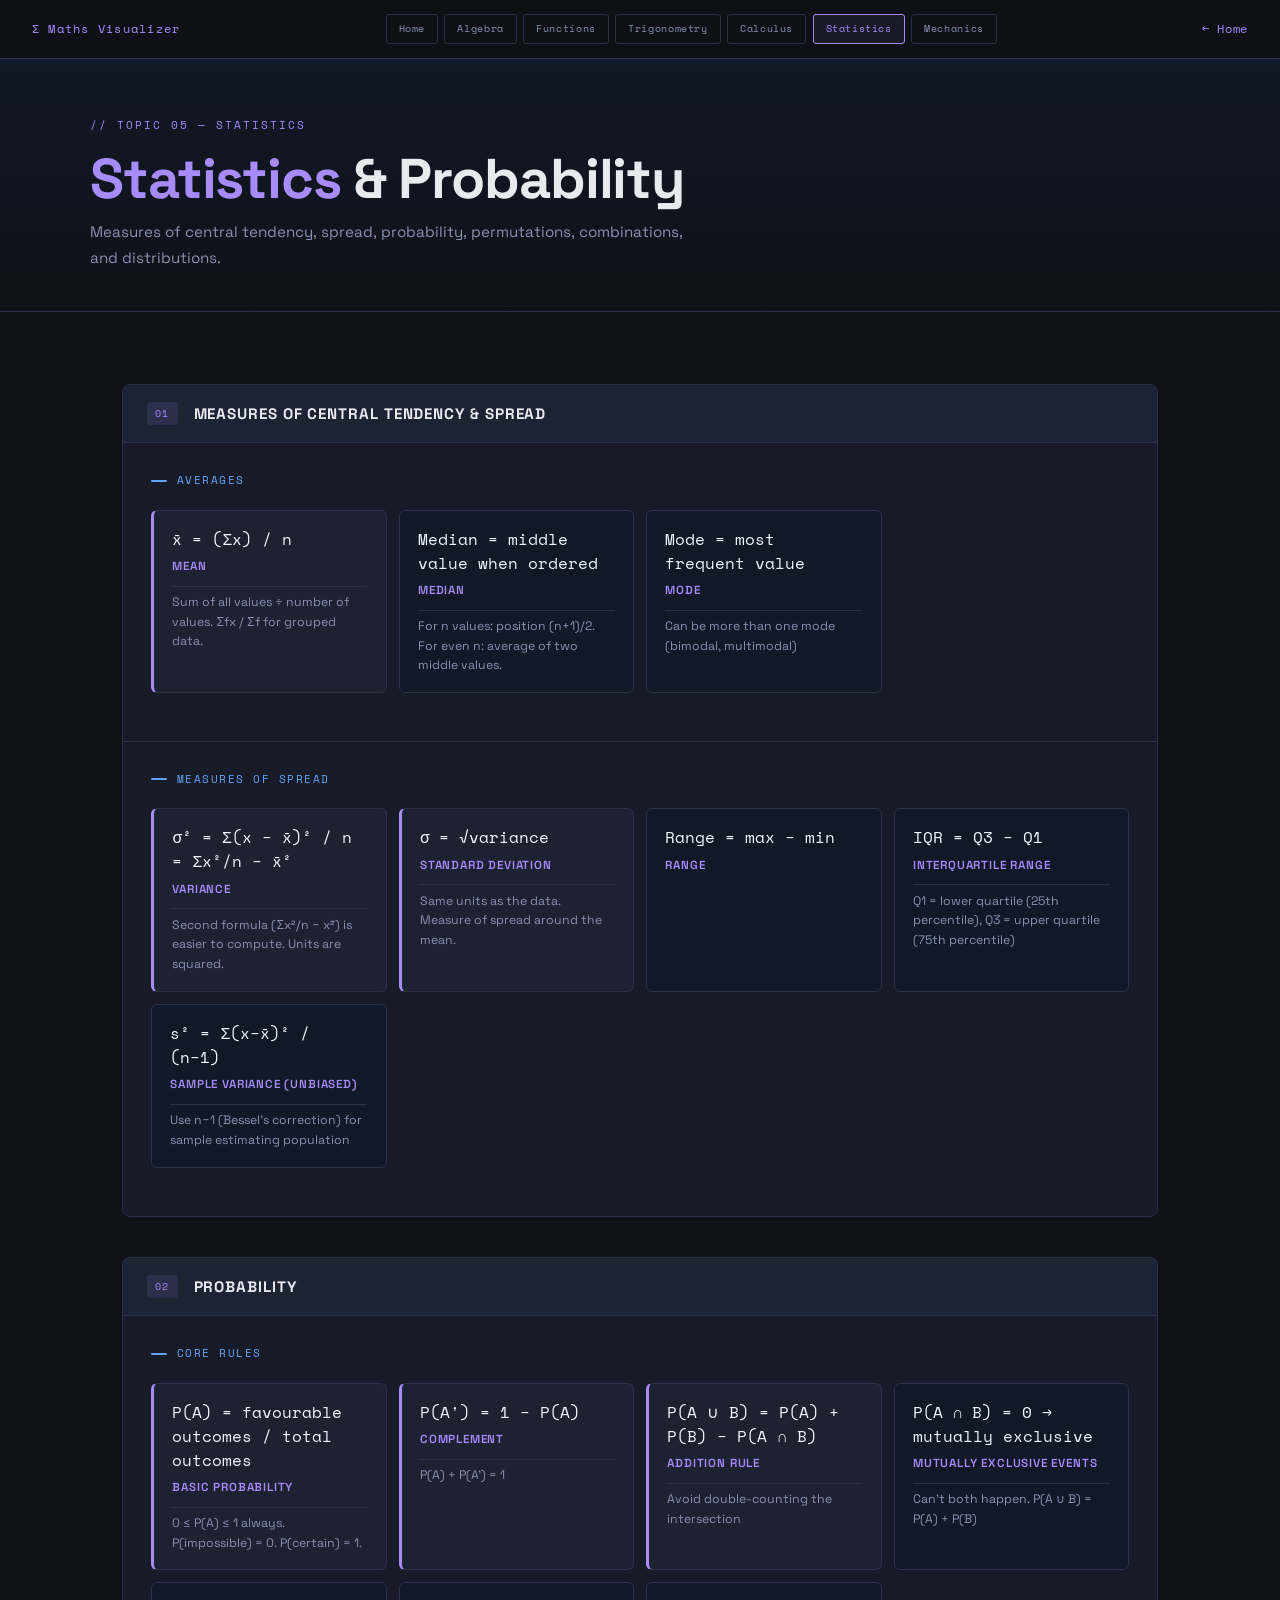
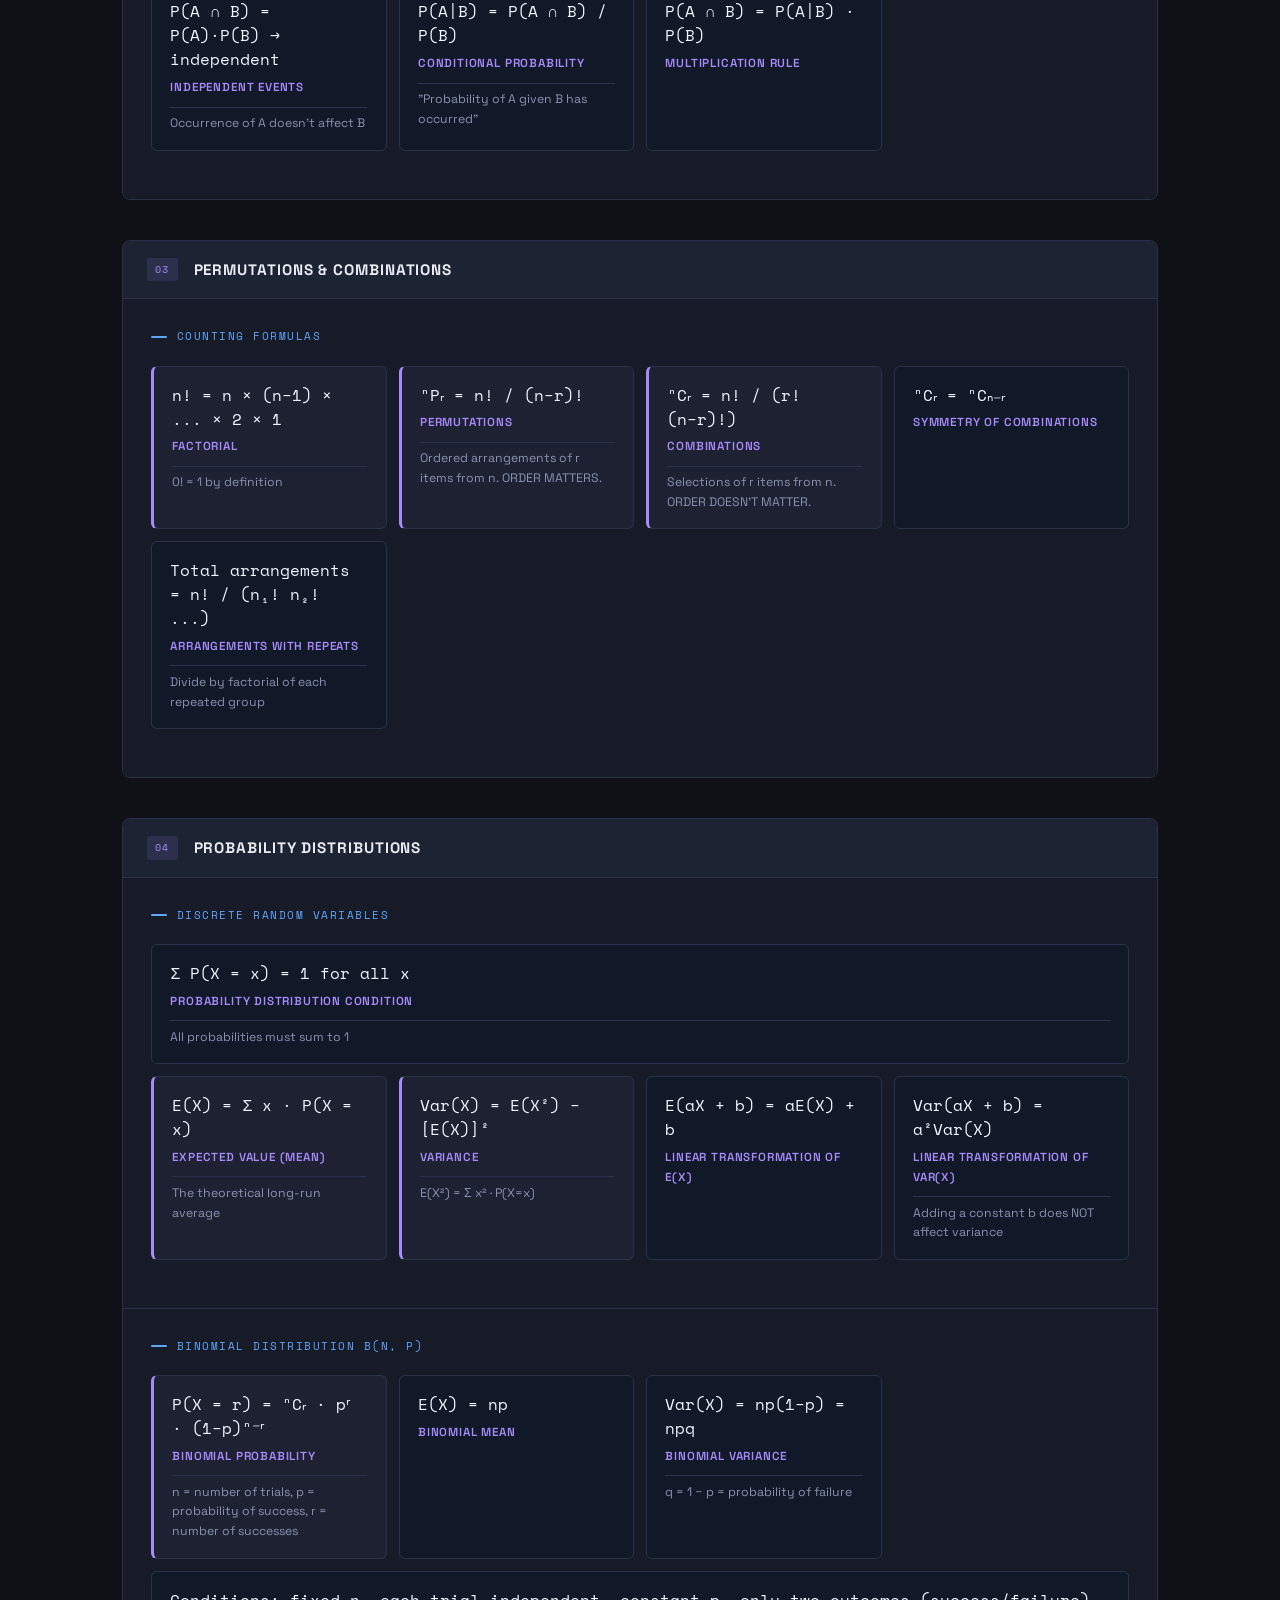
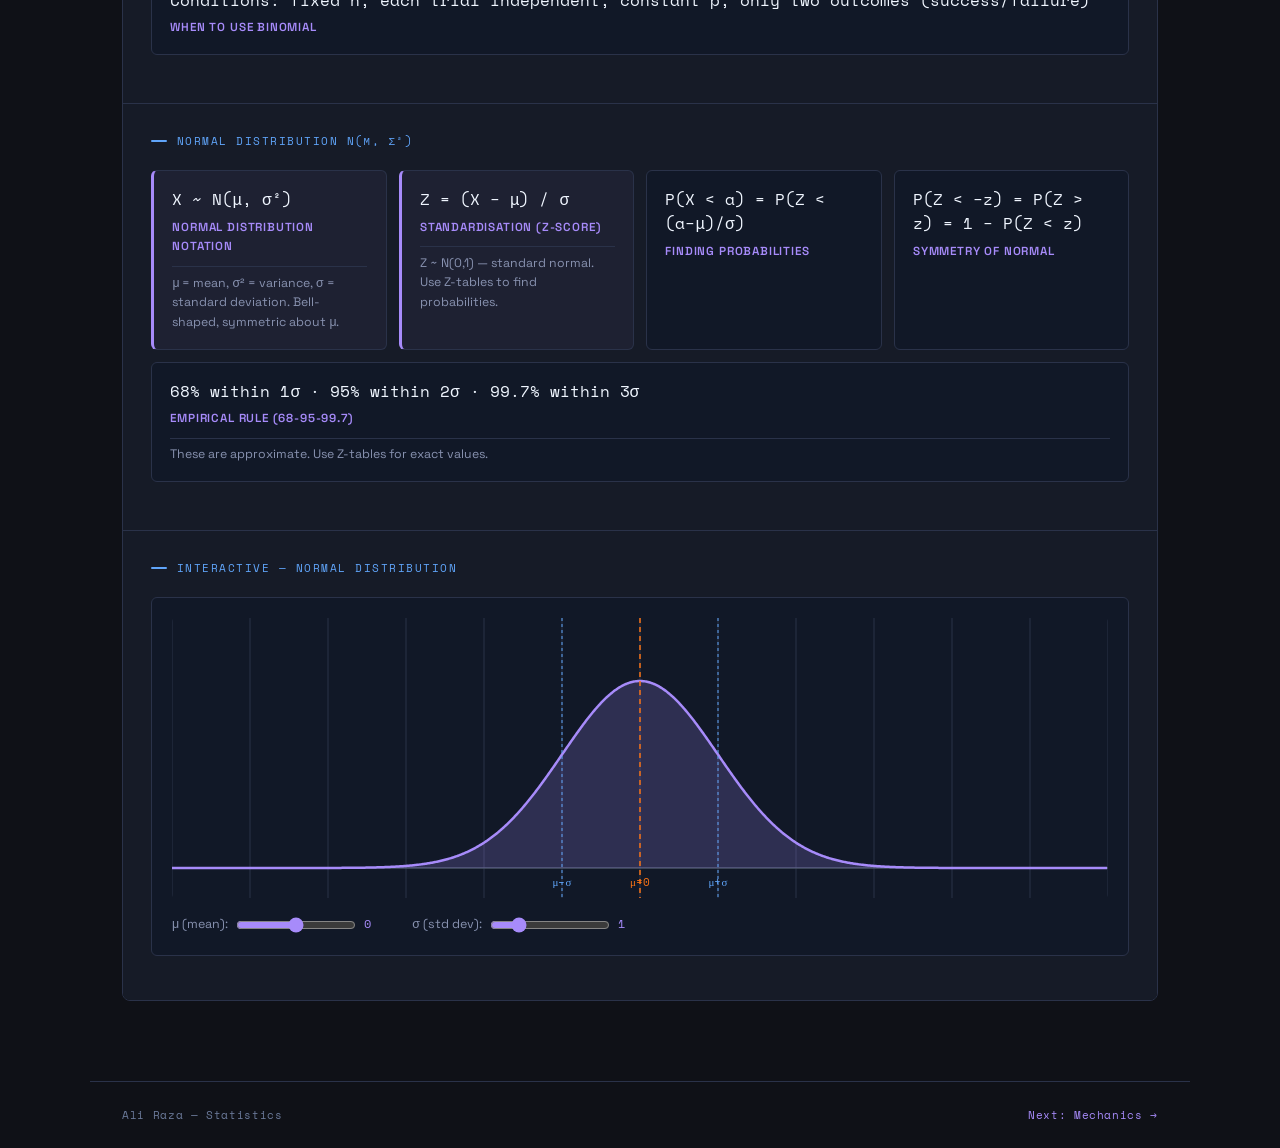
<file: math-stats.html>
<!DOCTYPE html>
<html lang="en">
<head>
<meta charset="UTF-8"><meta name="viewport" content="width=device-width, initial-scale=1.0">
<title>Statistics — Maths Visualizer</title>
<link href="https://fonts.googleapis.com/css2?family=Space+Grotesk:wght@400;500;700&family=Space+Mono&display=swap" rel="stylesheet">
<link rel="stylesheet" href="math.css">
</head>
<body>
<nav>
  <div class="nav-logo">∑ Maths Visualizer</div>
  <div class="nav-links">
    <a href="math-home.html">Home</a><a href="math-algebra.html">Algebra</a>
    <a href="math-functions.html">Functions</a><a href="math-trig.html">Trigonometry</a>
    <a href="math-calculus.html">Calculus</a><a href="math-stats.html" class="active">Statistics</a><a href="math-mechanics.html">Mechanics</a>
  </div>
  <a href="math-home.html" class="back-home">← Home</a>
</nav>
<div class="page-header"><div class="page-header-inner">
  <div class="eyebrow">// Topic 05 — Statistics</div>
  <h1><span>Statistics</span> &amp; Probability</h1>
  <p>Measures of central tendency, spread, probability, permutations, combinations, and distributions.</p>
</div></div>
<main>

  <div class="section">
    <div class="section-header"><span class="section-num">01</span><h2>Measures of Central Tendency &amp; Spread</h2></div>
    <div class="content-block">
      <div class="block-title">Averages</div>
      <div class="formula-grid">
        <div class="formula-card key"><div class="f-eq">x̄ = (Σx) / n</div><div class="f-name">Mean</div><div class="f-note">Sum of all values ÷ number of values. Σfx / Σf for grouped data.</div></div>
        <div class="formula-card"><div class="f-eq">Median = middle value when ordered</div><div class="f-name">Median</div><div class="f-note">For n values: position (n+1)/2. For even n: average of two middle values.</div></div>
        <div class="formula-card"><div class="f-eq">Mode = most frequent value</div><div class="f-name">Mode</div><div class="f-note">Can be more than one mode (bimodal, multimodal)</div></div>
      </div>
    </div>
    <div class="content-block">
      <div class="block-title">Measures of Spread</div>
      <div class="formula-grid">
        <div class="formula-card key"><div class="f-eq">σ² = Σ(x − x̄)² / n = Σx²/n − x̄²</div><div class="f-name">Variance</div><div class="f-note">Second formula (Σx²/n − x̄²) is easier to compute. Units are squared.</div></div>
        <div class="formula-card key"><div class="f-eq">σ = √variance</div><div class="f-name">Standard Deviation</div><div class="f-note">Same units as the data. Measure of spread around the mean.</div></div>
        <div class="formula-card"><div class="f-eq">Range = max − min</div><div class="f-name">Range</div></div>
        <div class="formula-card"><div class="f-eq">IQR = Q3 − Q1</div><div class="f-name">Interquartile Range</div><div class="f-note">Q1 = lower quartile (25th percentile), Q3 = upper quartile (75th percentile)</div></div>
        <div class="formula-card"><div class="f-eq">s² = Σ(x−x̄)² / (n−1)</div><div class="f-name">Sample Variance (unbiased)</div><div class="f-note">Use n−1 (Bessel's correction) for sample estimating population</div></div>
      </div>
    </div>
  </div>

  <div class="section">
    <div class="section-header"><span class="section-num">02</span><h2>Probability</h2></div>
    <div class="content-block">
      <div class="block-title">Core Rules</div>
      <div class="formula-grid">
        <div class="formula-card key"><div class="f-eq">P(A) = favourable outcomes / total outcomes</div><div class="f-name">Basic Probability</div><div class="f-note">0 ≤ P(A) ≤ 1 always. P(impossible) = 0. P(certain) = 1.</div></div>
        <div class="formula-card key"><div class="f-eq">P(A') = 1 − P(A)</div><div class="f-name">Complement</div><div class="f-note">P(A) + P(A') = 1</div></div>
        <div class="formula-card key"><div class="f-eq">P(A ∪ B) = P(A) + P(B) − P(A ∩ B)</div><div class="f-name">Addition Rule</div><div class="f-note">Avoid double-counting the intersection</div></div>
        <div class="formula-card"><div class="f-eq">P(A ∩ B) = 0 → mutually exclusive</div><div class="f-name">Mutually Exclusive Events</div><div class="f-note">Can't both happen. P(A ∪ B) = P(A) + P(B)</div></div>
        <div class="formula-card"><div class="f-eq">P(A ∩ B) = P(A)·P(B) → independent</div><div class="f-name">Independent Events</div><div class="f-note">Occurrence of A doesn't affect B</div></div>
        <div class="formula-card"><div class="f-eq">P(A|B) = P(A ∩ B) / P(B)</div><div class="f-name">Conditional Probability</div><div class="f-note">"Probability of A given B has occurred"</div></div>
        <div class="formula-card"><div class="f-eq">P(A ∩ B) = P(A|B) · P(B)</div><div class="f-name">Multiplication Rule</div></div>
      </div>
    </div>
  </div>

  <div class="section">
    <div class="section-header"><span class="section-num">03</span><h2>Permutations &amp; Combinations</h2></div>
    <div class="content-block">
      <div class="block-title">Counting Formulas</div>
      <div class="formula-grid">
        <div class="formula-card key"><div class="f-eq">n! = n × (n−1) × ... × 2 × 1</div><div class="f-name">Factorial</div><div class="f-note">0! = 1 by definition</div></div>
        <div class="formula-card key"><div class="f-eq">ⁿPᵣ = n! / (n−r)!</div><div class="f-name">Permutations</div><div class="f-note">Ordered arrangements of r items from n. ORDER MATTERS.</div></div>
        <div class="formula-card key"><div class="f-eq">ⁿCᵣ = n! / (r!(n−r)!)</div><div class="f-name">Combinations</div><div class="f-note">Selections of r items from n. ORDER DOESN'T MATTER.</div></div>
        <div class="formula-card"><div class="f-eq">ⁿCᵣ = ⁿCₙ₋ᵣ</div><div class="f-name">Symmetry of Combinations</div></div>
        <div class="formula-card"><div class="f-eq">Total arrangements = n! / (n₁! n₂! ...)</div><div class="f-name">Arrangements with Repeats</div><div class="f-note">Divide by factorial of each repeated group</div></div>
      </div>
    </div>
  </div>

  <div class="section">
    <div class="section-header"><span class="section-num">04</span><h2>Probability Distributions</h2></div>
    <div class="content-block">
      <div class="block-title">Discrete Random Variables</div>
      <div class="formula-grid">
        <div class="formula-card wide"><div class="f-eq">Σ P(X = x) = 1 for all x</div><div class="f-name">Probability Distribution Condition</div><div class="f-note">All probabilities must sum to 1</div></div>
        <div class="formula-card key"><div class="f-eq">E(X) = Σ x · P(X = x)</div><div class="f-name">Expected Value (Mean)</div><div class="f-note">The theoretical long-run average</div></div>
        <div class="formula-card key"><div class="f-eq">Var(X) = E(X²) − [E(X)]²</div><div class="f-name">Variance</div><div class="f-note">E(X²) = Σ x² · P(X=x)</div></div>
        <div class="formula-card"><div class="f-eq">E(aX + b) = aE(X) + b</div><div class="f-name">Linear transformation of E(X)</div></div>
        <div class="formula-card"><div class="f-eq">Var(aX + b) = a²Var(X)</div><div class="f-name">Linear transformation of Var(X)</div><div class="f-note">Adding a constant b does NOT affect variance</div></div>
      </div>
    </div>
    <div class="content-block">
      <div class="block-title">Binomial Distribution B(n, p)</div>
      <div class="formula-grid">
        <div class="formula-card key"><div class="f-eq">P(X = r) = ⁿCᵣ · pʳ · (1−p)ⁿ⁻ʳ</div><div class="f-name">Binomial Probability</div><div class="f-note">n = number of trials, p = probability of success, r = number of successes</div></div>
        <div class="formula-card"><div class="f-eq">E(X) = np</div><div class="f-name">Binomial Mean</div></div>
        <div class="formula-card"><div class="f-eq">Var(X) = np(1−p) = npq</div><div class="f-name">Binomial Variance</div><div class="f-note">q = 1 − p = probability of failure</div></div>
        <div class="formula-card wide"><div class="f-eq">Conditions: fixed n, each trial independent, constant p, only two outcomes (success/failure)</div><div class="f-name">When to use Binomial</div></div>
      </div>
    </div>
    <div class="content-block">
      <div class="block-title">Normal Distribution N(μ, σ²)</div>
      <div class="formula-grid">
        <div class="formula-card key"><div class="f-eq">X ~ N(μ, σ²)</div><div class="f-name">Normal Distribution Notation</div><div class="f-note">μ = mean, σ² = variance, σ = standard deviation. Bell-shaped, symmetric about μ.</div></div>
        <div class="formula-card key"><div class="f-eq">Z = (X − μ) / σ</div><div class="f-name">Standardisation (Z-score)</div><div class="f-note">Z ~ N(0,1) — standard normal. Use Z-tables to find probabilities.</div></div>
        <div class="formula-card"><div class="f-eq">P(X &lt; a) = P(Z &lt; (a−μ)/σ)</div><div class="f-name">Finding Probabilities</div></div>
        <div class="formula-card"><div class="f-eq">P(Z &lt; −z) = P(Z &gt; z) = 1 − P(Z &lt; z)</div><div class="f-name">Symmetry of Normal</div></div>
        <div class="formula-card wide"><div class="f-eq">68% within 1σ · 95% within 2σ · 99.7% within 3σ</div><div class="f-name">Empirical Rule (68-95-99.7)</div><div class="f-note">These are approximate. Use Z-tables for exact values.</div></div>
      </div>
    </div>
    <div class="content-block">
      <div class="block-title">Interactive — Normal Distribution</div>
      <div class="viz-wrap">
        <canvas id="normalCanvas" height="280"></canvas>
        <div class="viz-controls">
          <label>μ (mean): <input type="range" id="nm" min="-3" max="3" step="0.5" value="0"><span id="nmV">0</span></label>
          <label>σ (std dev): <input type="range" id="ns" min="0.5" max="3" step="0.25" value="1"><span id="nsV">1</span></label>
        </div>
      </div>
    </div>
  </div>

</main>
<footer>
  <span>Ali Raza — Statistics</span>
  <span><a href="math-mechanics.html" style="color:var(--accent)">Next: Mechanics →</a></span>
</footer>
<script>
const nc=document.getElementById('normalCanvas');
const nctx=nc.getContext('2d');
function resizeNC(){nc.width=nc.offsetWidth;nc.height=280;}
window.addEventListener('resize',()=>{resizeNC();drawN();});
resizeNC();
function normalPDF(x,mu,sigma){return Math.exp(-0.5*((x-mu)/sigma)**2)/(sigma*Math.sqrt(2*Math.PI));}
function drawN(){
  const mu=parseFloat(document.getElementById('nm').value);
  const sigma=parseFloat(document.getElementById('ns').value);
  document.getElementById('nmV').textContent=mu;
  document.getElementById('nsV').textContent=sigma;
  const W=nc.width,H=280,ox=W/2,bot=H-30,scX=W/12,scY=(H-60);
  nctx.clearRect(0,0,W,H);
  // Grid
  nctx.strokeStyle='#2a3249';nctx.lineWidth=1;
  for(let x=-6;x<=6;x++){nctx.beginPath();nctx.moveTo(ox+x*scX,0);nctx.lineTo(ox+x*scX,H);nctx.stroke();}
  // Baseline
  nctx.strokeStyle='#4a5568';nctx.lineWidth=1.5;
  nctx.beginPath();nctx.moveTo(0,bot);nctx.lineTo(W,bot);nctx.stroke();
  // Filled curve
  const maxY=normalPDF(mu,mu,sigma);
  nctx.fillStyle='rgba(167,139,250,0.2)';
  nctx.beginPath();nctx.moveTo(0,bot);
  for(let px=0;px<W;px++){
    const x=(px-ox)/scX;
    const y=normalPDF(x,mu,sigma);
    nctx.lineTo(px,bot-y/maxY*scY*0.85);
  }
  nctx.lineTo(W,bot);nctx.closePath();nctx.fill();
  // Curve
  nctx.beginPath();nctx.strokeStyle='#a78bfa';nctx.lineWidth=2.5;
  for(let px=0;px<W;px++){
    const x=(px-ox)/scX;
    const y=normalPDF(x,mu,sigma);
    const py=bot-y/maxY*scY*0.85;
    px===0?nctx.moveTo(px,py):nctx.lineTo(px,py);
  }
  nctx.stroke();
  // Mean line
  nctx.strokeStyle='#f97316';nctx.lineWidth=1.5;nctx.setLineDash([5,4]);
  nctx.beginPath();nctx.moveTo(ox+mu*scX,0);nctx.lineTo(ox+mu*scX,H);nctx.stroke();
  nctx.setLineDash([]);
  // σ markers
  nctx.strokeStyle='#60a5fa';nctx.lineWidth=1;nctx.setLineDash([3,3]);
  [-1,1].forEach(s=>{
    nctx.beginPath();nctx.moveTo(ox+(mu+s*sigma)*scX,0);nctx.lineTo(ox+(mu+s*sigma)*scX,H);nctx.stroke();
  });
  nctx.setLineDash([]);
  // Labels
  nctx.font='11px Space Mono';nctx.fillStyle='#f97316';nctx.textAlign='center';
  nctx.fillText('μ='+mu,ox+mu*scX,bot+18);
  nctx.fillStyle='#60a5fa';
  nctx.fillText('μ−σ',ox+(mu-sigma)*scX,bot+18);
  nctx.fillText('μ+σ',ox+(mu+sigma)*scX,bot+18);
  nctx.textAlign='left';
}
['nm','ns'].forEach(id=>document.getElementById(id).addEventListener('input',drawN));
drawN();
</script>
</body>
</html>
</file>
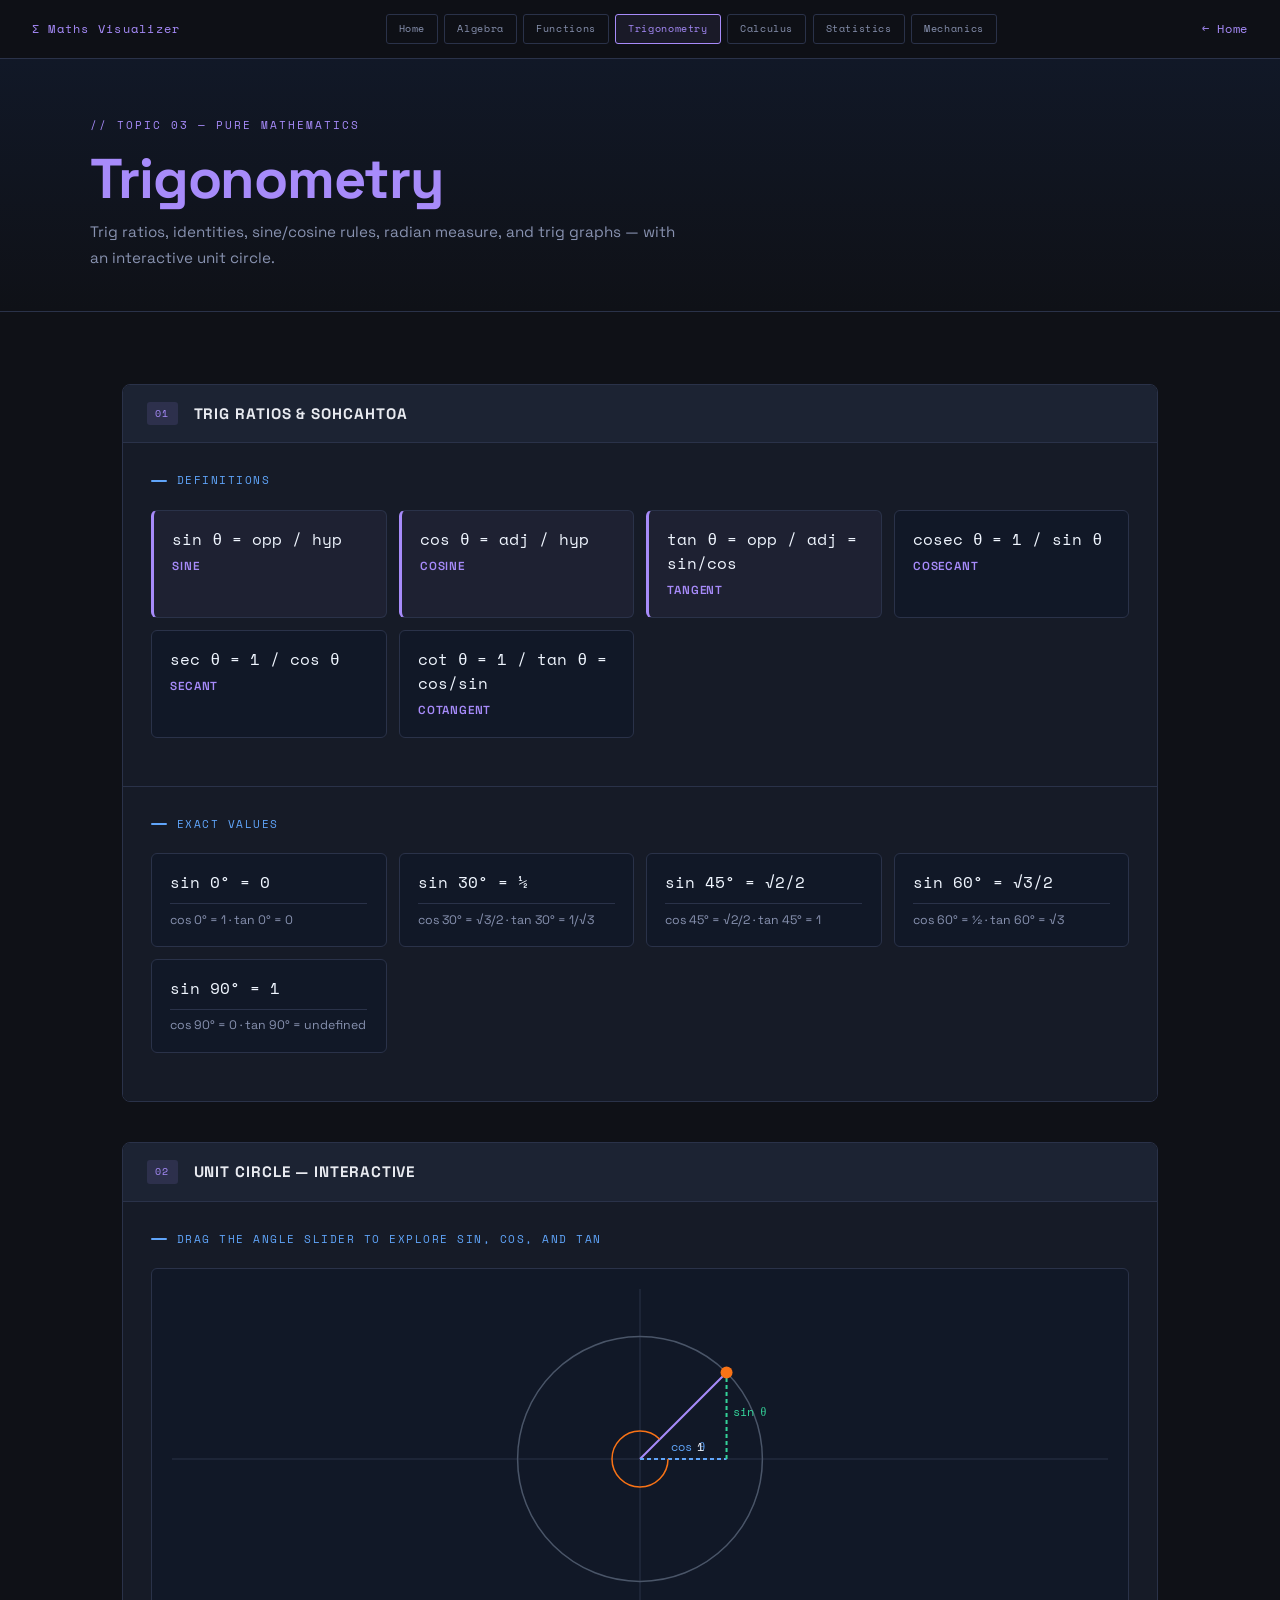
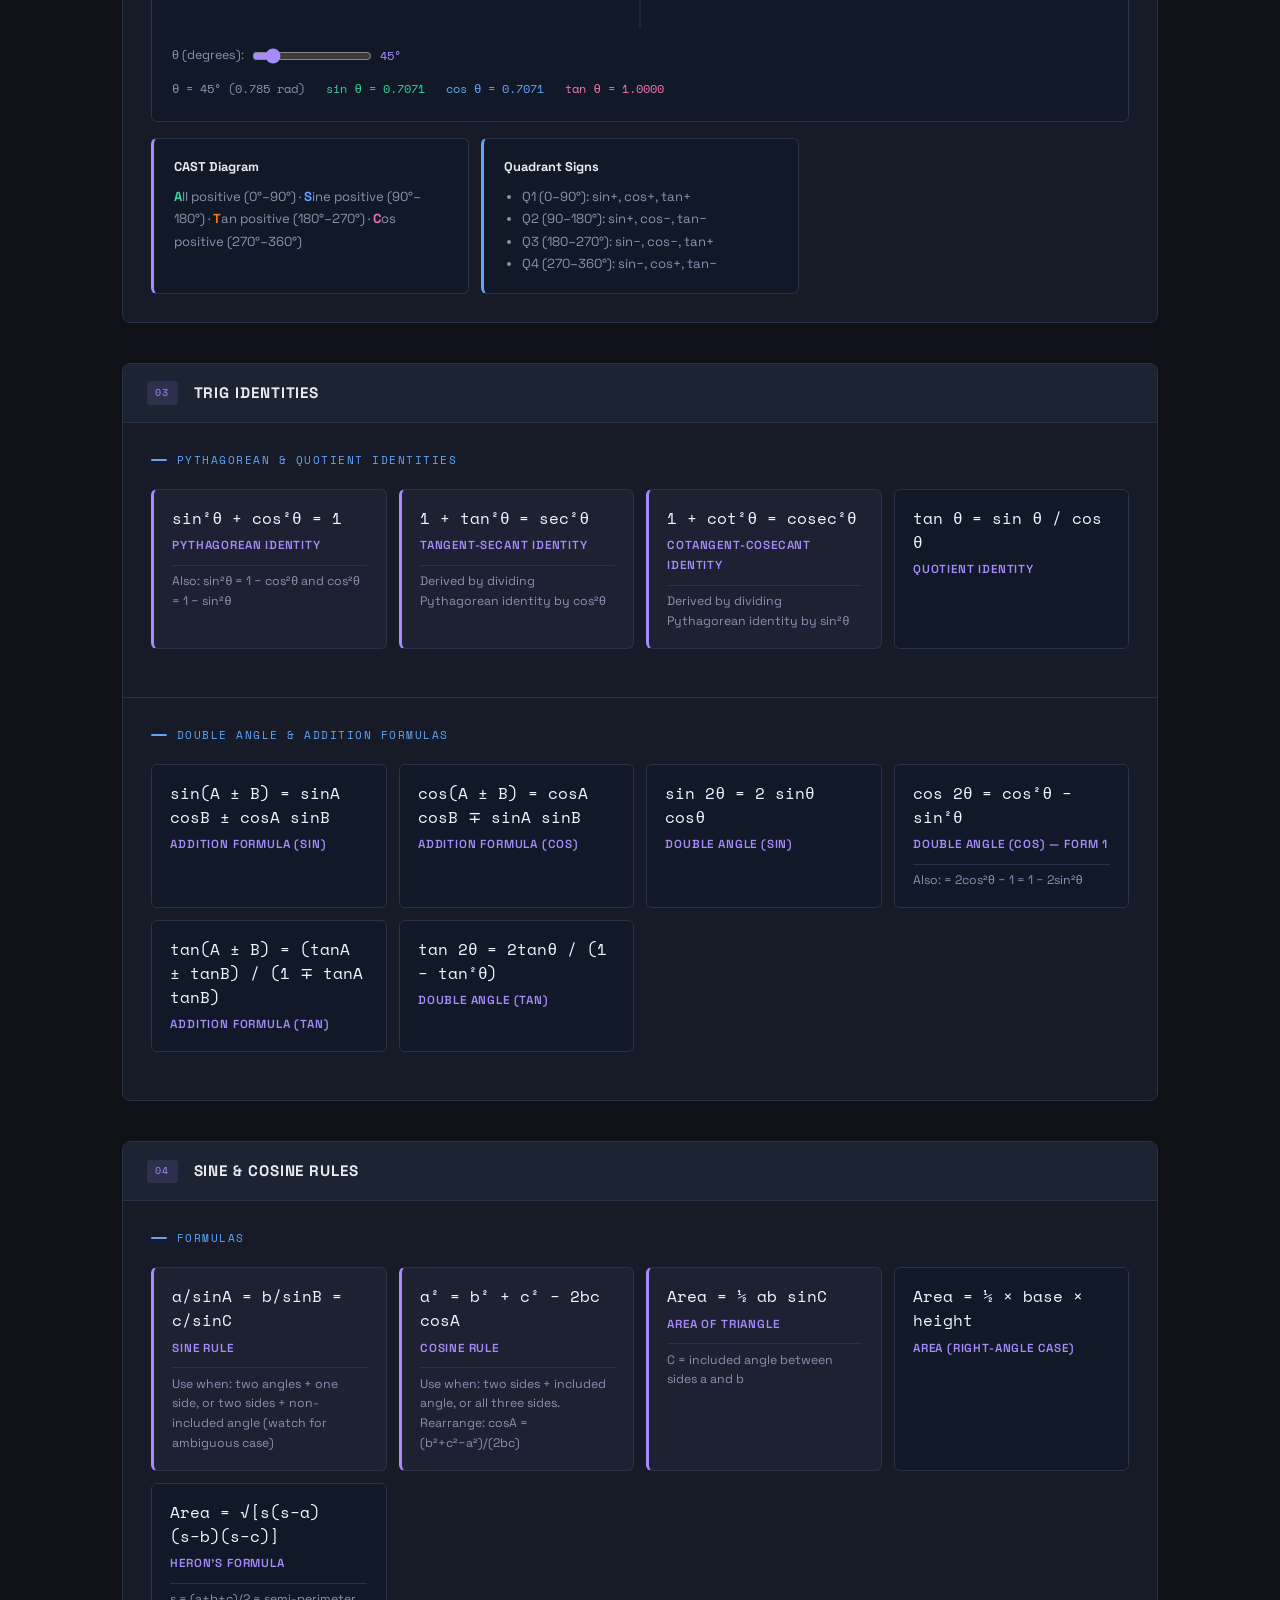
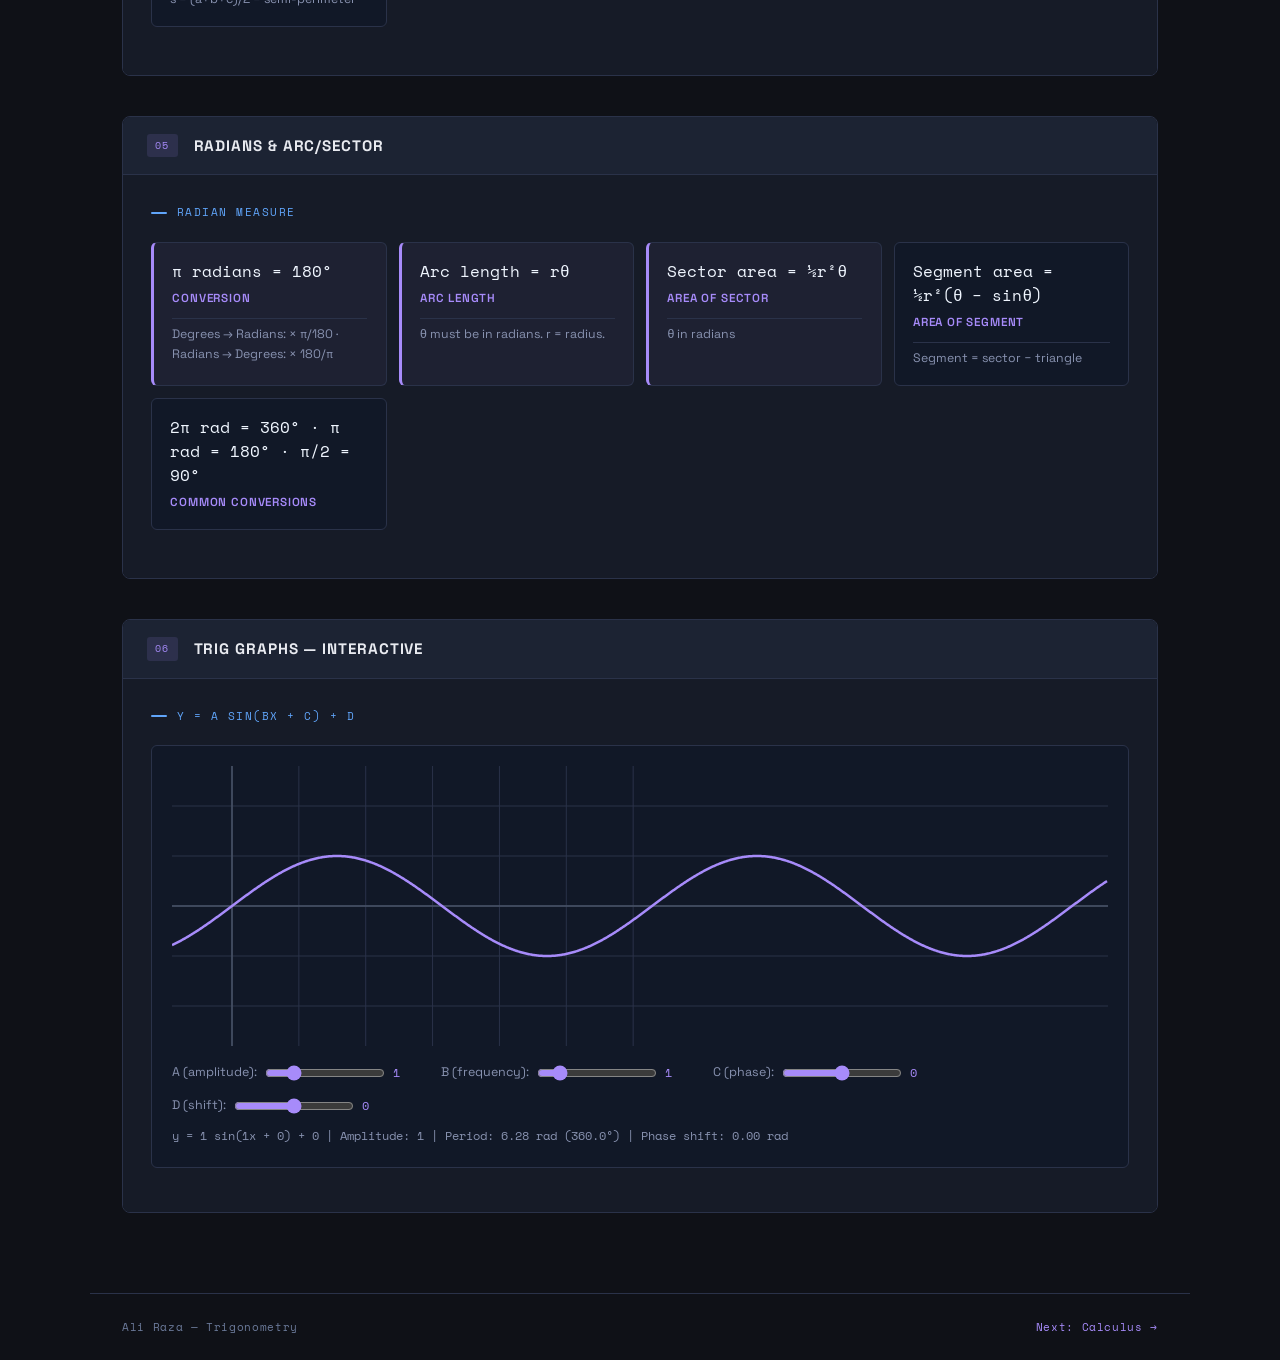
<file: math-trig.html>
<!DOCTYPE html>
<html lang="en">
<head>
<meta charset="UTF-8"><meta name="viewport" content="width=device-width, initial-scale=1.0">
<title>Trigonometry — Maths Visualizer</title>
<link href="https://fonts.googleapis.com/css2?family=Space+Grotesk:wght@400;500;700&family=Space+Mono&display=swap" rel="stylesheet">
<link rel="stylesheet" href="math.css">
</head>
<body>
<nav>
  <div class="nav-logo">∑ Maths Visualizer</div>
  <div class="nav-links">
    <a href="math-home.html">Home</a><a href="math-algebra.html">Algebra</a>
    <a href="math-functions.html">Functions</a><a href="math-trig.html" class="active">Trigonometry</a>
    <a href="math-calculus.html">Calculus</a><a href="math-stats.html">Statistics</a><a href="math-mechanics.html">Mechanics</a>
  </div>
  <a href="math-home.html" class="back-home">← Home</a>
</nav>
<div class="page-header"><div class="page-header-inner">
  <div class="eyebrow">// Topic 03 — Pure Mathematics</div>
  <h1><span>Trigonometry</span></h1>
  <p>Trig ratios, identities, sine/cosine rules, radian measure, and trig graphs — with an interactive unit circle.</p>
</div></div>
<main>

  <!-- RATIOS -->
  <div class="section">
    <div class="section-header"><span class="section-num">01</span><h2>Trig Ratios &amp; SOHCAHTOA</h2></div>
    <div class="content-block">
      <div class="block-title">Definitions</div>
      <div class="formula-grid">
        <div class="formula-card key"><div class="f-eq">sin θ = opp / hyp</div><div class="f-name">Sine</div></div>
        <div class="formula-card key"><div class="f-eq">cos θ = adj / hyp</div><div class="f-name">Cosine</div></div>
        <div class="formula-card key"><div class="f-eq">tan θ = opp / adj = sin/cos</div><div class="f-name">Tangent</div></div>
        <div class="formula-card"><div class="f-eq">cosec θ = 1 / sin θ</div><div class="f-name">Cosecant</div></div>
        <div class="formula-card"><div class="f-eq">sec θ = 1 / cos θ</div><div class="f-name">Secant</div></div>
        <div class="formula-card"><div class="f-eq">cot θ = 1 / tan θ = cos/sin</div><div class="f-name">Cotangent</div></div>
      </div>
    </div>
    <div class="content-block">
      <div class="block-title">Exact Values</div>
      <div class="formula-grid">
        <div class="formula-card"><div class="f-eq">sin 0° = 0</div><div class="f-note">cos 0° = 1 · tan 0° = 0</div></div>
        <div class="formula-card"><div class="f-eq">sin 30° = ½</div><div class="f-note">cos 30° = √3/2 · tan 30° = 1/√3</div></div>
        <div class="formula-card"><div class="f-eq">sin 45° = √2/2</div><div class="f-note">cos 45° = √2/2 · tan 45° = 1</div></div>
        <div class="formula-card"><div class="f-eq">sin 60° = √3/2</div><div class="f-note">cos 60° = ½ · tan 60° = √3</div></div>
        <div class="formula-card"><div class="f-eq">sin 90° = 1</div><div class="f-note">cos 90° = 0 · tan 90° = undefined</div></div>
      </div>
    </div>
  </div>

  <!-- UNIT CIRCLE -->
  <div class="section">
    <div class="section-header"><span class="section-num">02</span><h2>Unit Circle — Interactive</h2></div>
    <div class="content-block">
      <div class="block-title">Drag the angle slider to explore sin, cos, and tan</div>
      <div class="viz-wrap">
        <canvas id="unitCircle" height="340"></canvas>
        <div class="viz-controls">
          <label>θ (degrees): <input type="range" id="angle" min="0" max="360" step="1" value="45"><span id="angleV">45°</span></label>
        </div>
        <div id="ucInfo" style="margin-top:0.75rem;font-family:'Space Mono',monospace;font-size:0.78rem;color:var(--muted2);line-height:1.8"></div>
      </div>
      <div class="info-grid" style="margin-top:1rem">
        <div class="info-card purple-border"><h4>CAST Diagram</h4>
          <p><strong style="color:#34d399">A</strong>ll positive (0°–90°) · <strong style="color:#60a5fa">S</strong>ine positive (90°–180°) · <strong style="color:#f97316">T</strong>an positive (180°–270°) · <strong style="color:#f472b6">C</strong>os positive (270°–360°)</p>
        </div>
        <div class="info-card blue-border"><h4>Quadrant Signs</h4>
          <ul><li>Q1 (0–90°): sin+, cos+, tan+</li><li>Q2 (90–180°): sin+, cos−, tan−</li><li>Q3 (180–270°): sin−, cos−, tan+</li><li>Q4 (270–360°): sin−, cos+, tan−</li></ul>
        </div>
      </div>
    </div>
  </div>

  <!-- IDENTITIES -->
  <div class="section">
    <div class="section-header"><span class="section-num">03</span><h2>Trig Identities</h2></div>
    <div class="content-block">
      <div class="block-title">Pythagorean &amp; Quotient Identities</div>
      <div class="formula-grid">
        <div class="formula-card key"><div class="f-eq">sin²θ + cos²θ = 1</div><div class="f-name">Pythagorean Identity</div><div class="f-note">Also: sin²θ = 1 − cos²θ and cos²θ = 1 − sin²θ</div></div>
        <div class="formula-card key"><div class="f-eq">1 + tan²θ = sec²θ</div><div class="f-name">Tangent-Secant Identity</div><div class="f-note">Derived by dividing Pythagorean identity by cos²θ</div></div>
        <div class="formula-card key"><div class="f-eq">1 + cot²θ = cosec²θ</div><div class="f-name">Cotangent-Cosecant Identity</div><div class="f-note">Derived by dividing Pythagorean identity by sin²θ</div></div>
        <div class="formula-card"><div class="f-eq">tan θ = sin θ / cos θ</div><div class="f-name">Quotient Identity</div></div>
      </div>
    </div>
    <div class="content-block">
      <div class="block-title">Double Angle &amp; Addition Formulas</div>
      <div class="formula-grid">
        <div class="formula-card"><div class="f-eq">sin(A ± B) = sinA cosB ± cosA sinB</div><div class="f-name">Addition Formula (sin)</div></div>
        <div class="formula-card"><div class="f-eq">cos(A ± B) = cosA cosB ∓ sinA sinB</div><div class="f-name">Addition Formula (cos)</div></div>
        <div class="formula-card"><div class="f-eq">sin 2θ = 2 sinθ cosθ</div><div class="f-name">Double Angle (sin)</div></div>
        <div class="formula-card"><div class="f-eq">cos 2θ = cos²θ − sin²θ</div><div class="f-name">Double Angle (cos) — form 1</div><div class="f-note">Also: = 2cos²θ − 1 = 1 − 2sin²θ</div></div>
        <div class="formula-card"><div class="f-eq">tan(A ± B) = (tanA ± tanB) / (1 ∓ tanA tanB)</div><div class="f-name">Addition Formula (tan)</div></div>
        <div class="formula-card"><div class="f-eq">tan 2θ = 2tanθ / (1 − tan²θ)</div><div class="f-name">Double Angle (tan)</div></div>
      </div>
    </div>
  </div>

  <!-- SINE & COSINE RULES -->
  <div class="section">
    <div class="section-header"><span class="section-num">04</span><h2>Sine &amp; Cosine Rules</h2></div>
    <div class="content-block">
      <div class="block-title">Formulas</div>
      <div class="formula-grid">
        <div class="formula-card key"><div class="f-eq">a/sinA = b/sinB = c/sinC</div><div class="f-name">Sine Rule</div><div class="f-note">Use when: two angles + one side, or two sides + non-included angle (watch for ambiguous case)</div></div>
        <div class="formula-card key"><div class="f-eq">a² = b² + c² − 2bc cosA</div><div class="f-name">Cosine Rule</div><div class="f-note">Use when: two sides + included angle, or all three sides. Rearrange: cosA = (b²+c²−a²)/(2bc)</div></div>
        <div class="formula-card key"><div class="f-eq">Area = ½ ab sinC</div><div class="f-name">Area of Triangle</div><div class="f-note">C = included angle between sides a and b</div></div>
        <div class="formula-card"><div class="f-eq">Area = ½ × base × height</div><div class="f-name">Area (right-angle case)</div></div>
        <div class="formula-card"><div class="f-eq">Area = √[s(s−a)(s−b)(s−c)]</div><div class="f-name">Heron's Formula</div><div class="f-note">s = (a+b+c)/2 = semi-perimeter</div></div>
      </div>
    </div>
  </div>

  <!-- RADIANS -->
  <div class="section">
    <div class="section-header"><span class="section-num">05</span><h2>Radians &amp; Arc/Sector</h2></div>
    <div class="content-block">
      <div class="block-title">Radian Measure</div>
      <div class="formula-grid">
        <div class="formula-card key"><div class="f-eq">π radians = 180°</div><div class="f-name">Conversion</div><div class="f-note">Degrees → Radians: × π/180 · Radians → Degrees: × 180/π</div></div>
        <div class="formula-card key"><div class="f-eq">Arc length = rθ</div><div class="f-name">Arc Length</div><div class="f-note">θ must be in radians. r = radius.</div></div>
        <div class="formula-card key"><div class="f-eq">Sector area = ½r²θ</div><div class="f-name">Area of Sector</div><div class="f-note">θ in radians</div></div>
        <div class="formula-card"><div class="f-eq">Segment area = ½r²(θ − sinθ)</div><div class="f-name">Area of Segment</div><div class="f-note">Segment = sector − triangle</div></div>
        <div class="formula-card"><div class="f-eq">2π rad = 360° · π rad = 180° · π/2 = 90°</div><div class="f-name">Common Conversions</div></div>
      </div>
    </div>
  </div>

  <!-- TRIG GRAPHS -->
  <div class="section">
    <div class="section-header"><span class="section-num">06</span><h2>Trig Graphs — Interactive</h2></div>
    <div class="content-block">
      <div class="block-title">y = A sin(Bx + C) + D</div>
      <div class="viz-wrap">
        <canvas id="trigGraph" height="280"></canvas>
        <div class="viz-controls">
          <label>A (amplitude): <input type="range" id="tA" min="0.5" max="3" step="0.5" value="1"><span id="tAV">1</span></label>
          <label>B (frequency): <input type="range" id="tB" min="0.5" max="4" step="0.5" value="1"><span id="tBV">1</span></label>
          <label>C (phase): <input type="range" id="tC" min="-3" max="3" step="0.5" value="0"><span id="tCV">0</span></label>
          <label>D (shift): <input type="range" id="tD" min="-2" max="2" step="0.5" value="0"><span id="tDV">0</span></label>
        </div>
        <div id="trigInfo" style="margin-top:0.6rem;font-family:'Space Mono',monospace;font-size:0.75rem;color:var(--muted2)"></div>
      </div>
    </div>
  </div>

</main>
<footer>
  <span>Ali Raza — Trigonometry</span>
  <span><a href="math-calculus.html" style="color:var(--accent)">Next: Calculus →</a></span>
</footer>
<script>
// ── Unit Circle ──
const uc = document.getElementById('unitCircle');
const uctx = uc.getContext('2d');
function resizeUC(){uc.width=uc.offsetWidth;uc.height=340;}
window.addEventListener('resize',()=>{resizeUC();drawUC();});
resizeUC();
function drawUC(){
  const W=uc.width,H=340,cx=W/2,cy=H/2,r=Math.min(cx,cy)*0.72;
  const deg=parseFloat(document.getElementById('angle').value);
  const rad=deg*Math.PI/180;
  document.getElementById('angleV').textContent=deg+'°';
  uctx.clearRect(0,0,W,H);
  // Grid lines
  uctx.strokeStyle='#2a3249';uctx.lineWidth=1;
  uctx.beginPath();uctx.moveTo(0,cy);uctx.lineTo(W,cy);uctx.stroke();
  uctx.beginPath();uctx.moveTo(cx,0);uctx.lineTo(cx,H);uctx.stroke();
  // Circle
  uctx.strokeStyle='#4a5568';uctx.lineWidth=1.5;
  uctx.beginPath();uctx.arc(cx,cy,r,0,Math.PI*2);uctx.stroke();
  // Point
  const px=cx+r*Math.cos(-rad),py=cy+r*Math.sin(-rad);
  // Radius line
  uctx.strokeStyle='#a78bfa';uctx.lineWidth=2;
  uctx.beginPath();uctx.moveTo(cx,cy);uctx.lineTo(px,py);uctx.stroke();
  // cos line (horizontal)
  uctx.strokeStyle='#60a5fa';uctx.lineWidth=2;uctx.setLineDash([4,3]);
  uctx.beginPath();uctx.moveTo(cx,cy);uctx.lineTo(px,cy);uctx.stroke();
  // sin line (vertical)
  uctx.strokeStyle='#34d399';uctx.lineWidth=2;
  uctx.beginPath();uctx.moveTo(px,cy);uctx.lineTo(px,py);uctx.stroke();
  uctx.setLineDash([]);
  // Point dot
  uctx.fillStyle='#f97316';uctx.beginPath();uctx.arc(px,py,6,0,Math.PI*2);uctx.fill();
  // Labels
  uctx.font='12px Space Mono';
  uctx.fillStyle='#60a5fa';uctx.fillText('cos θ',cx+(px-cx)/2-12,cy-8);
  uctx.fillStyle='#34d399';uctx.fillText('sin θ',px+6,(cy+py)/2);
  uctx.fillStyle='#e8eaf0';uctx.fillText('1',cx+r/2-4,cy-8);
  // Angle arc
  uctx.strokeStyle='#f97316';uctx.lineWidth=1.5;
  uctx.beginPath();uctx.arc(cx,cy,28,0,-rad,rad<0);uctx.stroke();
  const sv=Math.sin(rad),cv2=Math.cos(rad),tv=sv/cv2;
  document.getElementById('ucInfo').innerHTML=
    `θ = ${deg}° (${(rad).toFixed(3)} rad)&nbsp;&nbsp;&nbsp;`+
    `<span style="color:#34d399">sin θ = ${sv.toFixed(4)}</span>&nbsp;&nbsp;&nbsp;`+
    `<span style="color:#60a5fa">cos θ = ${cv2.toFixed(4)}</span>&nbsp;&nbsp;&nbsp;`+
    `<span style="color:#f472b6">tan θ = ${deg===90||deg===270?'undefined':tv.toFixed(4)}</span>`;
}
document.getElementById('angle').addEventListener('input',drawUC);
drawUC();

// ── Trig Graph ──
const tg=document.getElementById('trigGraph');
const tctx=tg.getContext('2d');
function resizeTG(){tg.width=tg.offsetWidth;tg.height=280;}
window.addEventListener('resize',()=>{resizeTG();drawTG();});
resizeTG();
function drawTG(){
  const A=parseFloat(document.getElementById('tA').value);
  const B=parseFloat(document.getElementById('tB').value);
  const C=parseFloat(document.getElementById('tC').value);
  const D=parseFloat(document.getElementById('tD').value);
  document.getElementById('tAV').textContent=A;
  document.getElementById('tBV').textContent=B;
  document.getElementById('tCV').textContent=C;
  document.getElementById('tDV').textContent=D;
  const W=tg.width,H=280,ox=60,oy=H/2,scaleX=W/14,scaleY=50;
  tctx.clearRect(0,0,W,H);
  // Grid
  tctx.strokeStyle='#2a3249';tctx.lineWidth=1;
  for(let x=-6;x<=6;x++){tctx.beginPath();tctx.moveTo(ox+x*scaleX,0);tctx.lineTo(ox+x*scaleX,H);tctx.stroke();}
  for(let y=-3;y<=3;y++){tctx.beginPath();tctx.moveTo(0,oy+y*scaleY);tctx.lineTo(W,oy+y*scaleY);tctx.stroke();}
  // Axes
  tctx.strokeStyle='#4a5568';tctx.lineWidth=1.5;
  tctx.beginPath();tctx.moveTo(0,oy);tctx.lineTo(W,oy);tctx.stroke();
  tctx.beginPath();tctx.moveTo(ox,0);tctx.lineTo(ox,H);tctx.stroke();
  // sin curve
  tctx.beginPath();tctx.strokeStyle='#a78bfa';tctx.lineWidth=2.5;
  for(let px=0;px<W;px++){
    const x=(px-ox)/scaleX;
    const y=A*Math.sin(B*x+C)+D;
    const py=oy-y*scaleY;
    px===0?tctx.moveTo(px,py):tctx.lineTo(px,py);
  }
  tctx.stroke();
  document.getElementById('trigInfo').textContent=
    `y = ${A} sin(${B}x + ${C}) + ${D}   |   Amplitude: ${A}   |   Period: ${(2*Math.PI/B).toFixed(2)} rad (${(360/B).toFixed(1)}°)   |   Phase shift: ${(-C/B).toFixed(2)} rad`;
}
['tA','tB','tC','tD'].forEach(id=>document.getElementById(id).addEventListener('input',drawTG));
drawTG();
</script>
</body>
</html>
</file>
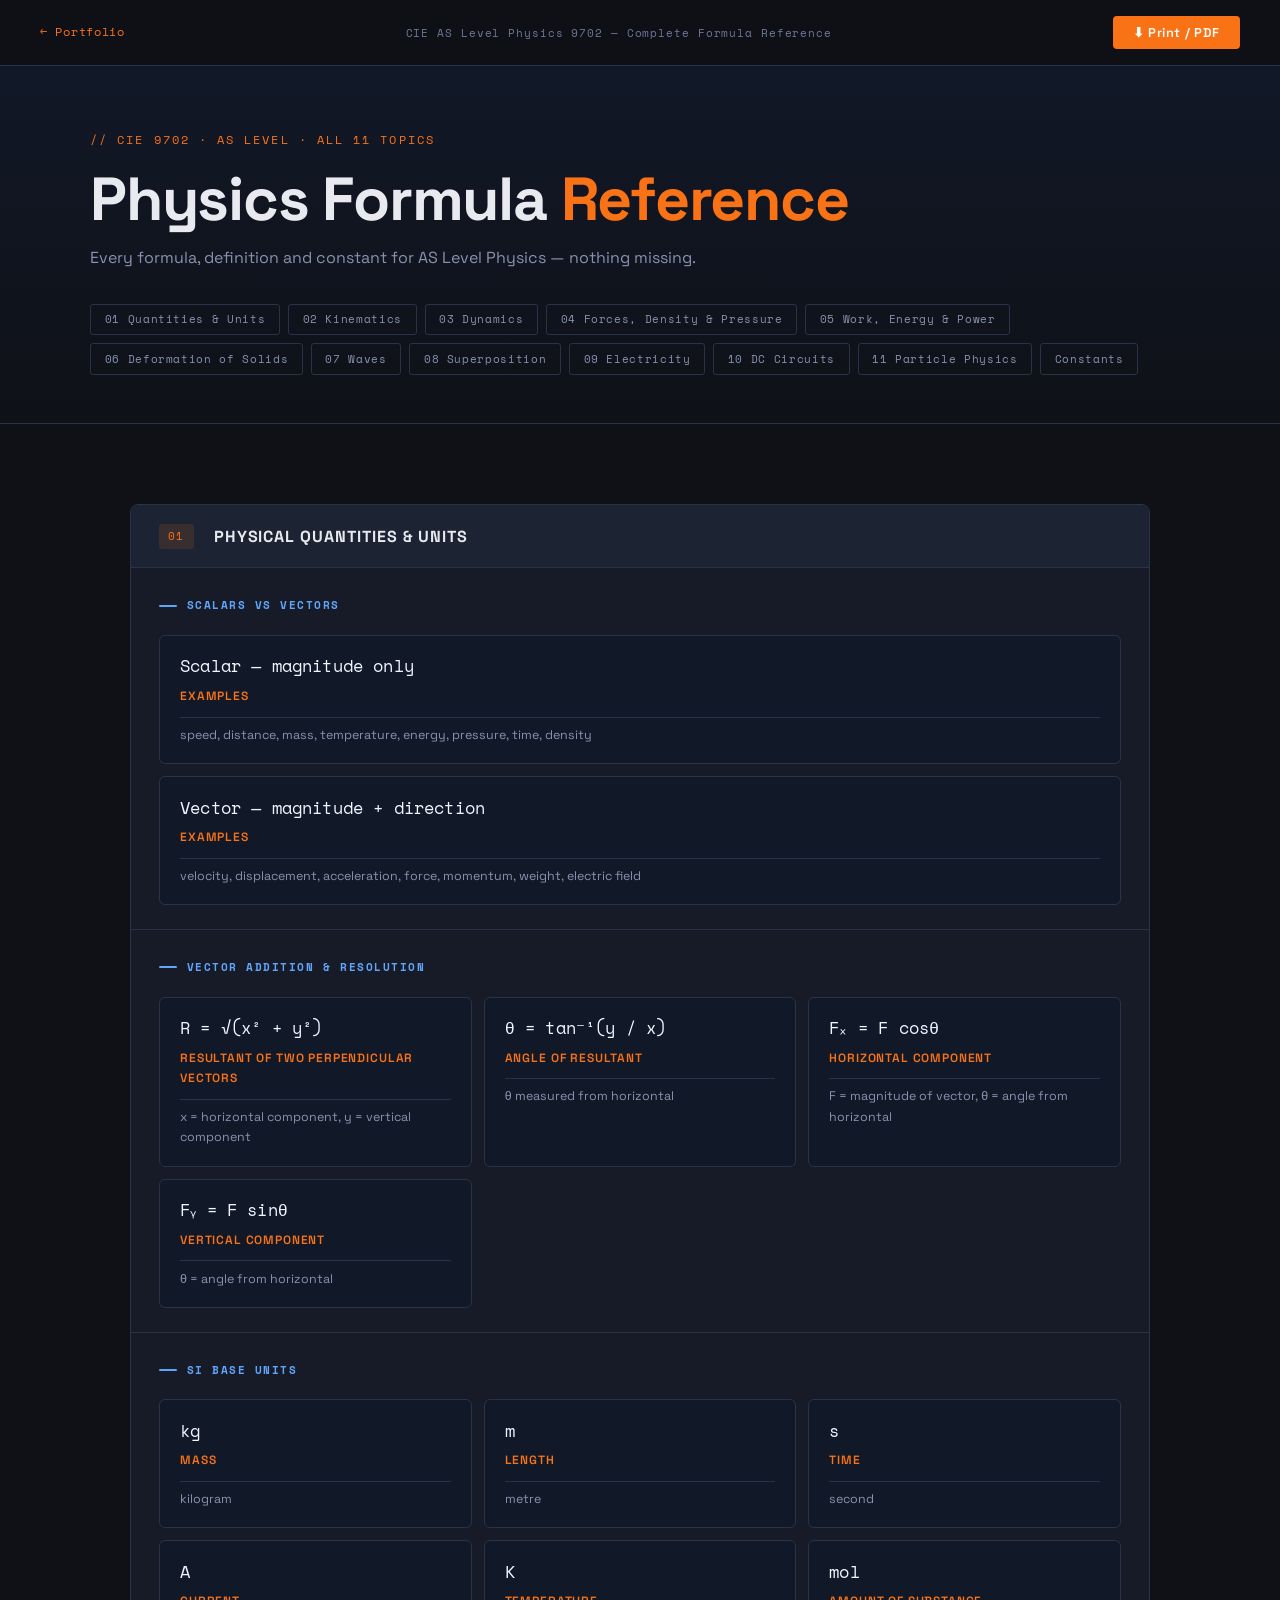
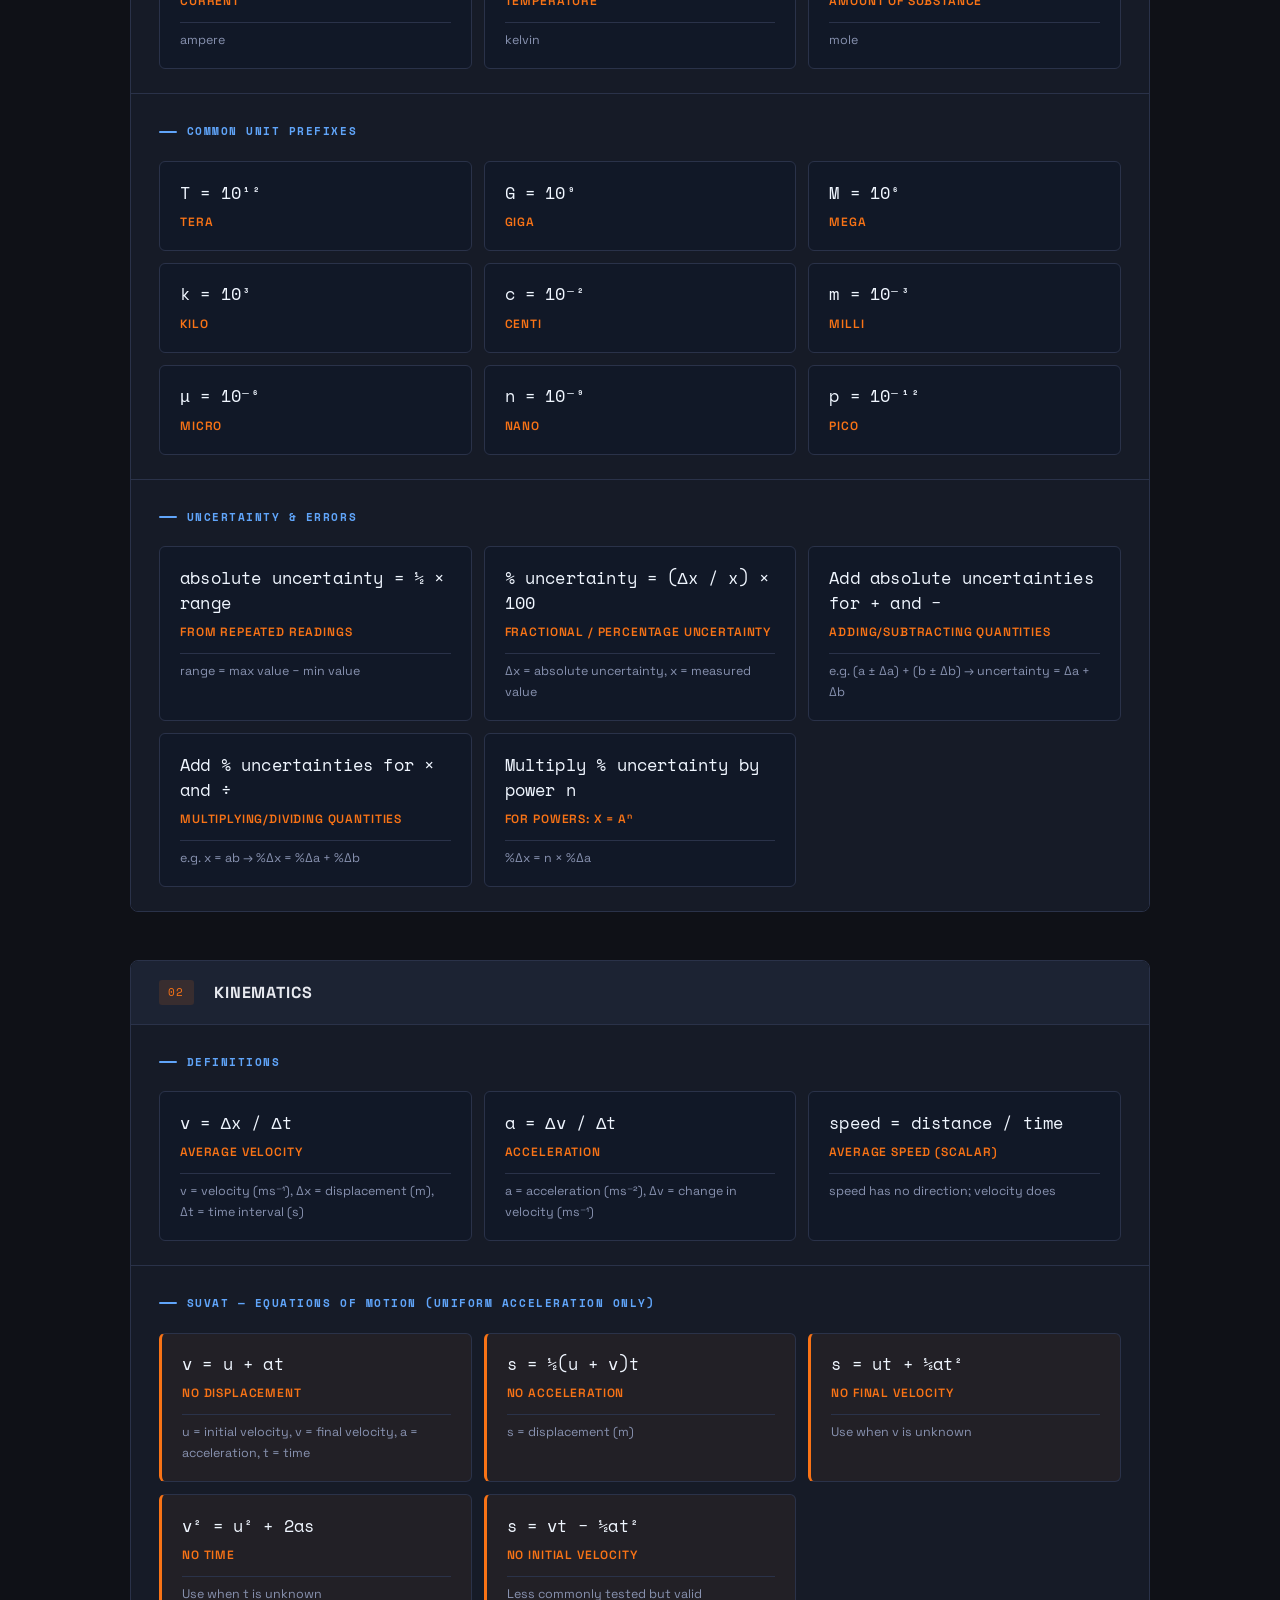
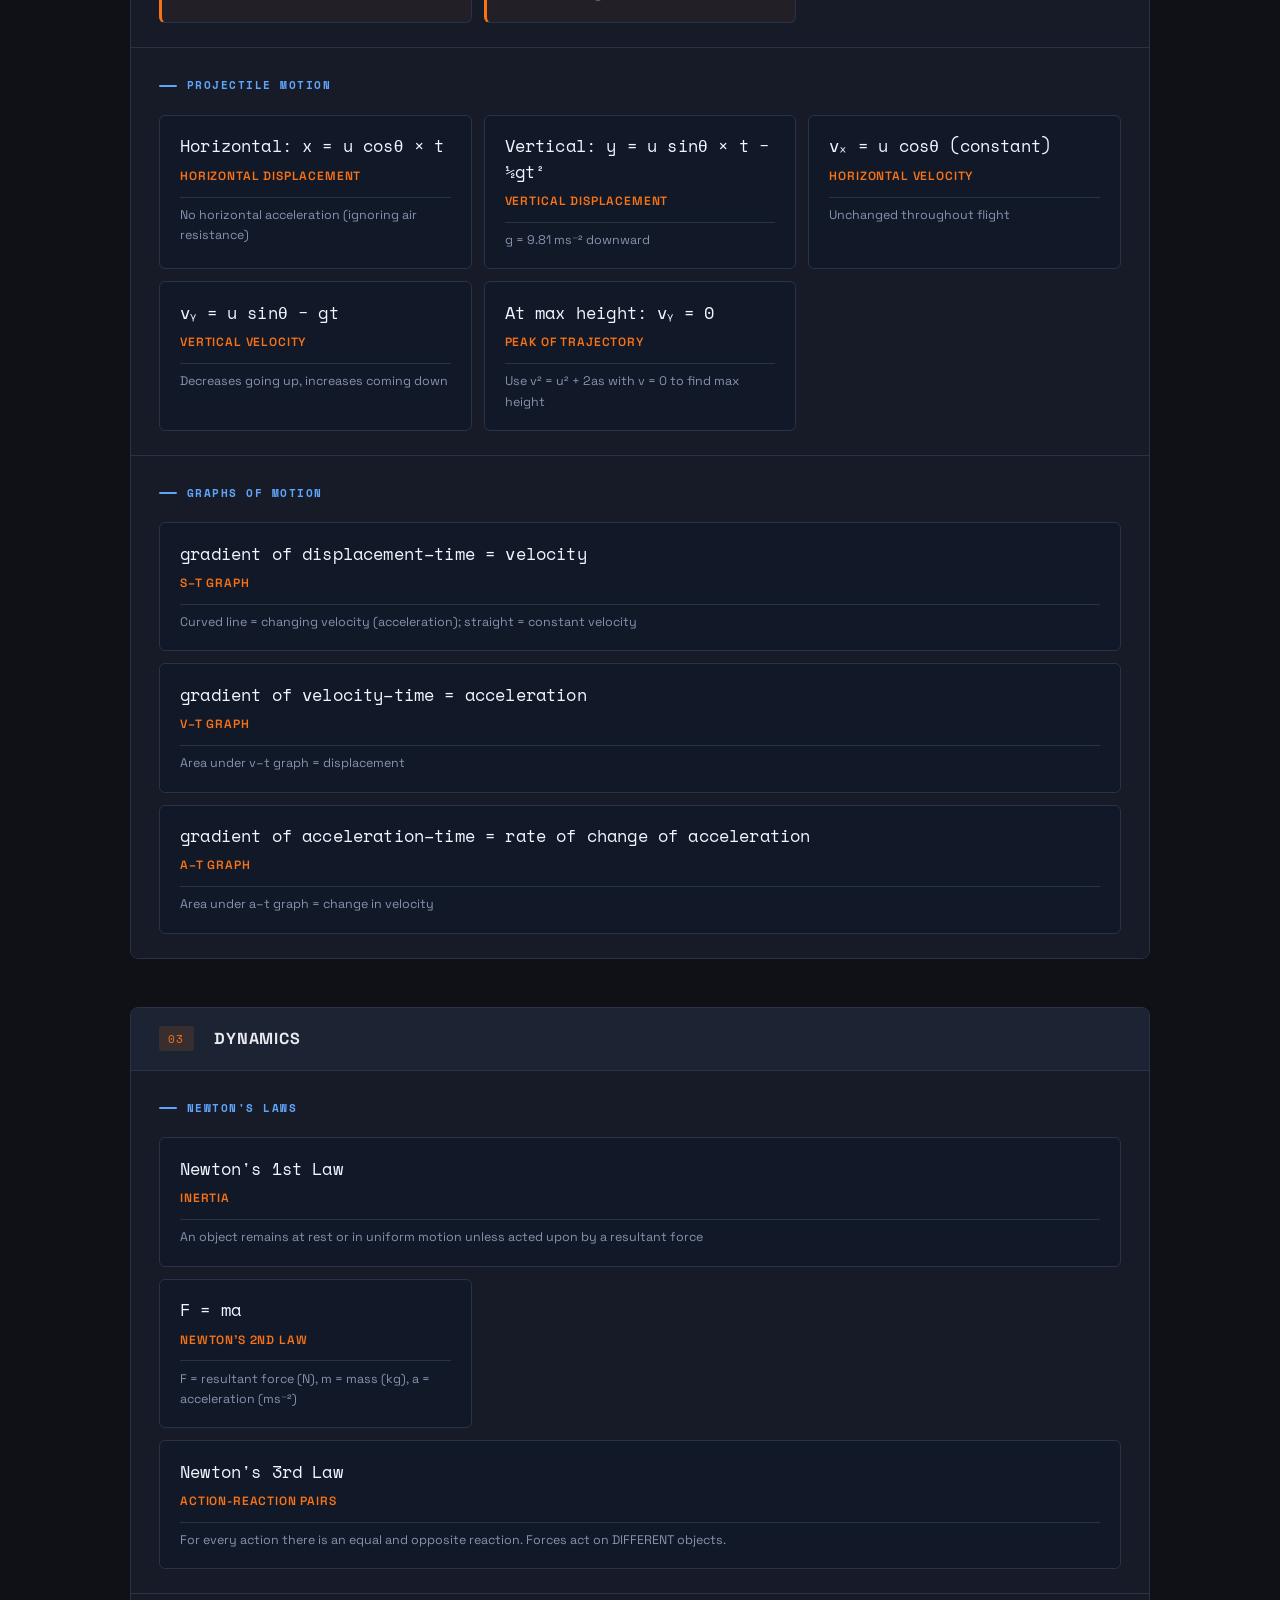
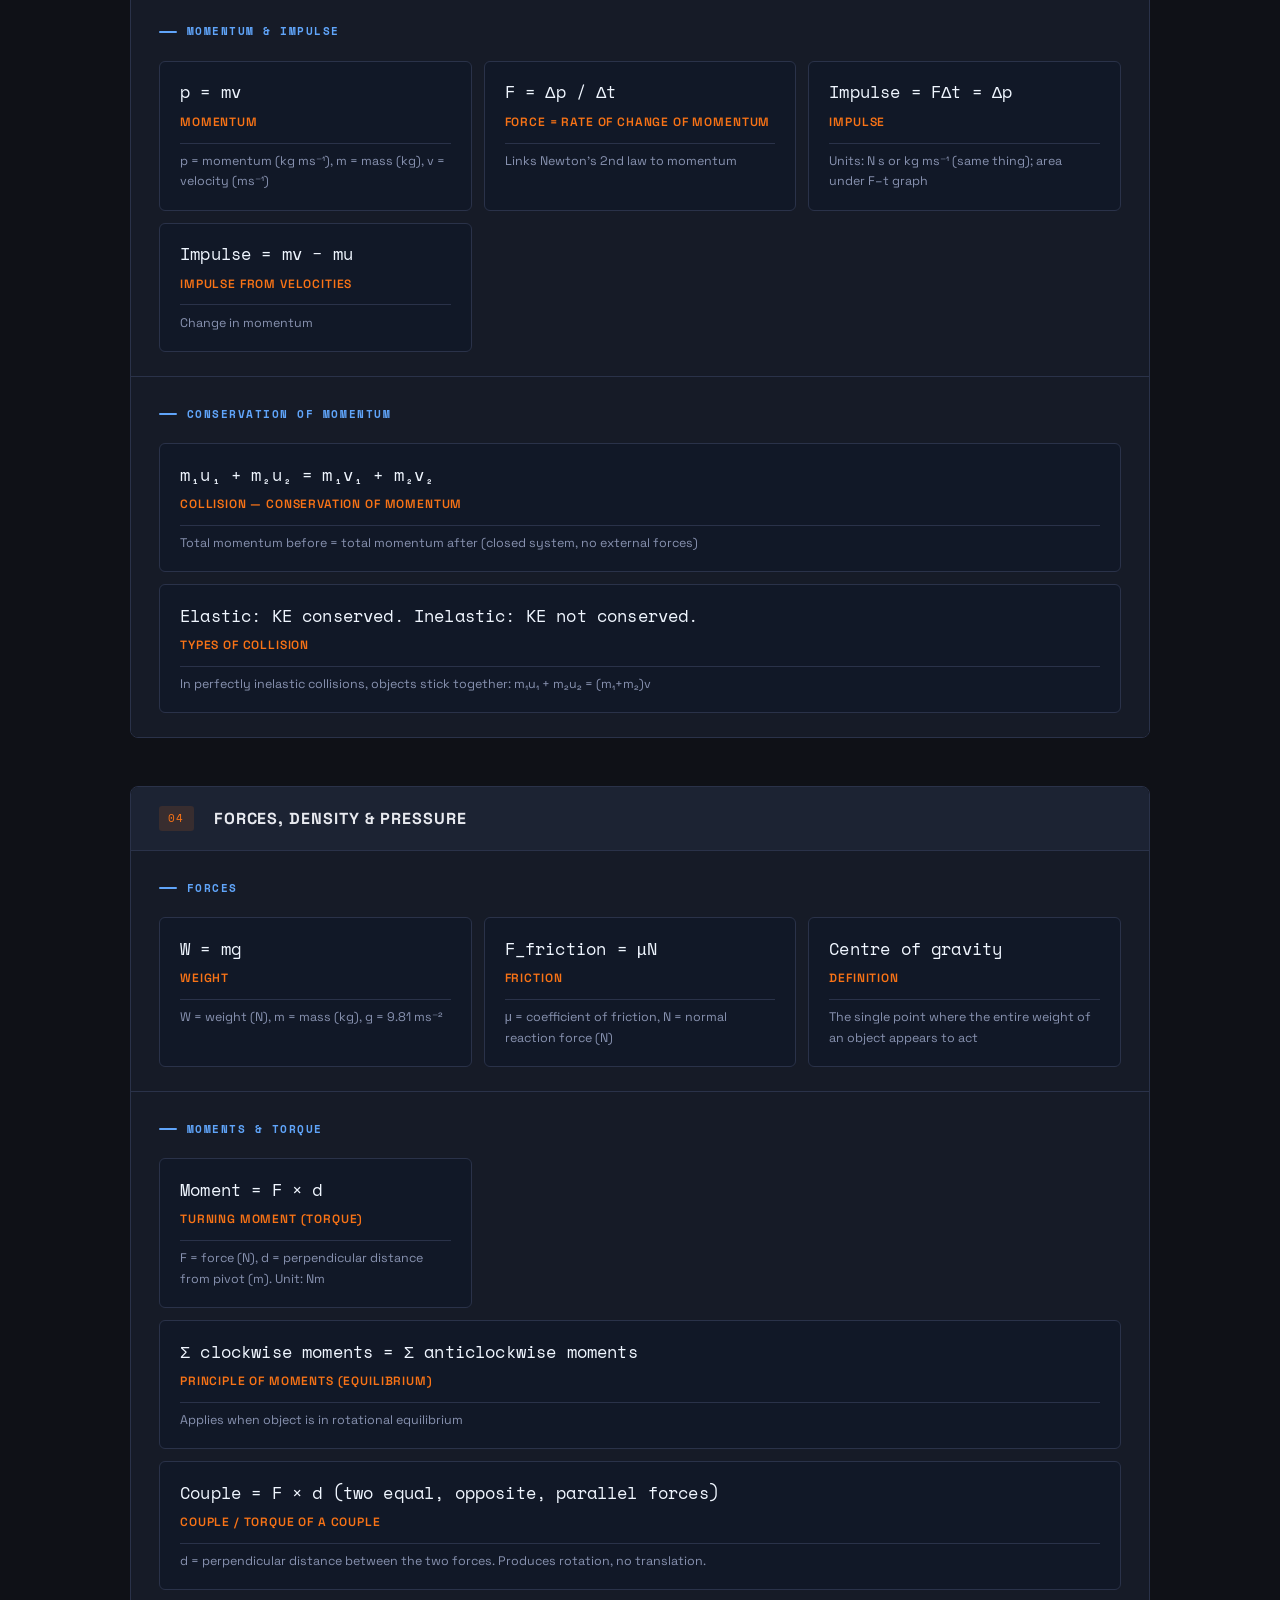
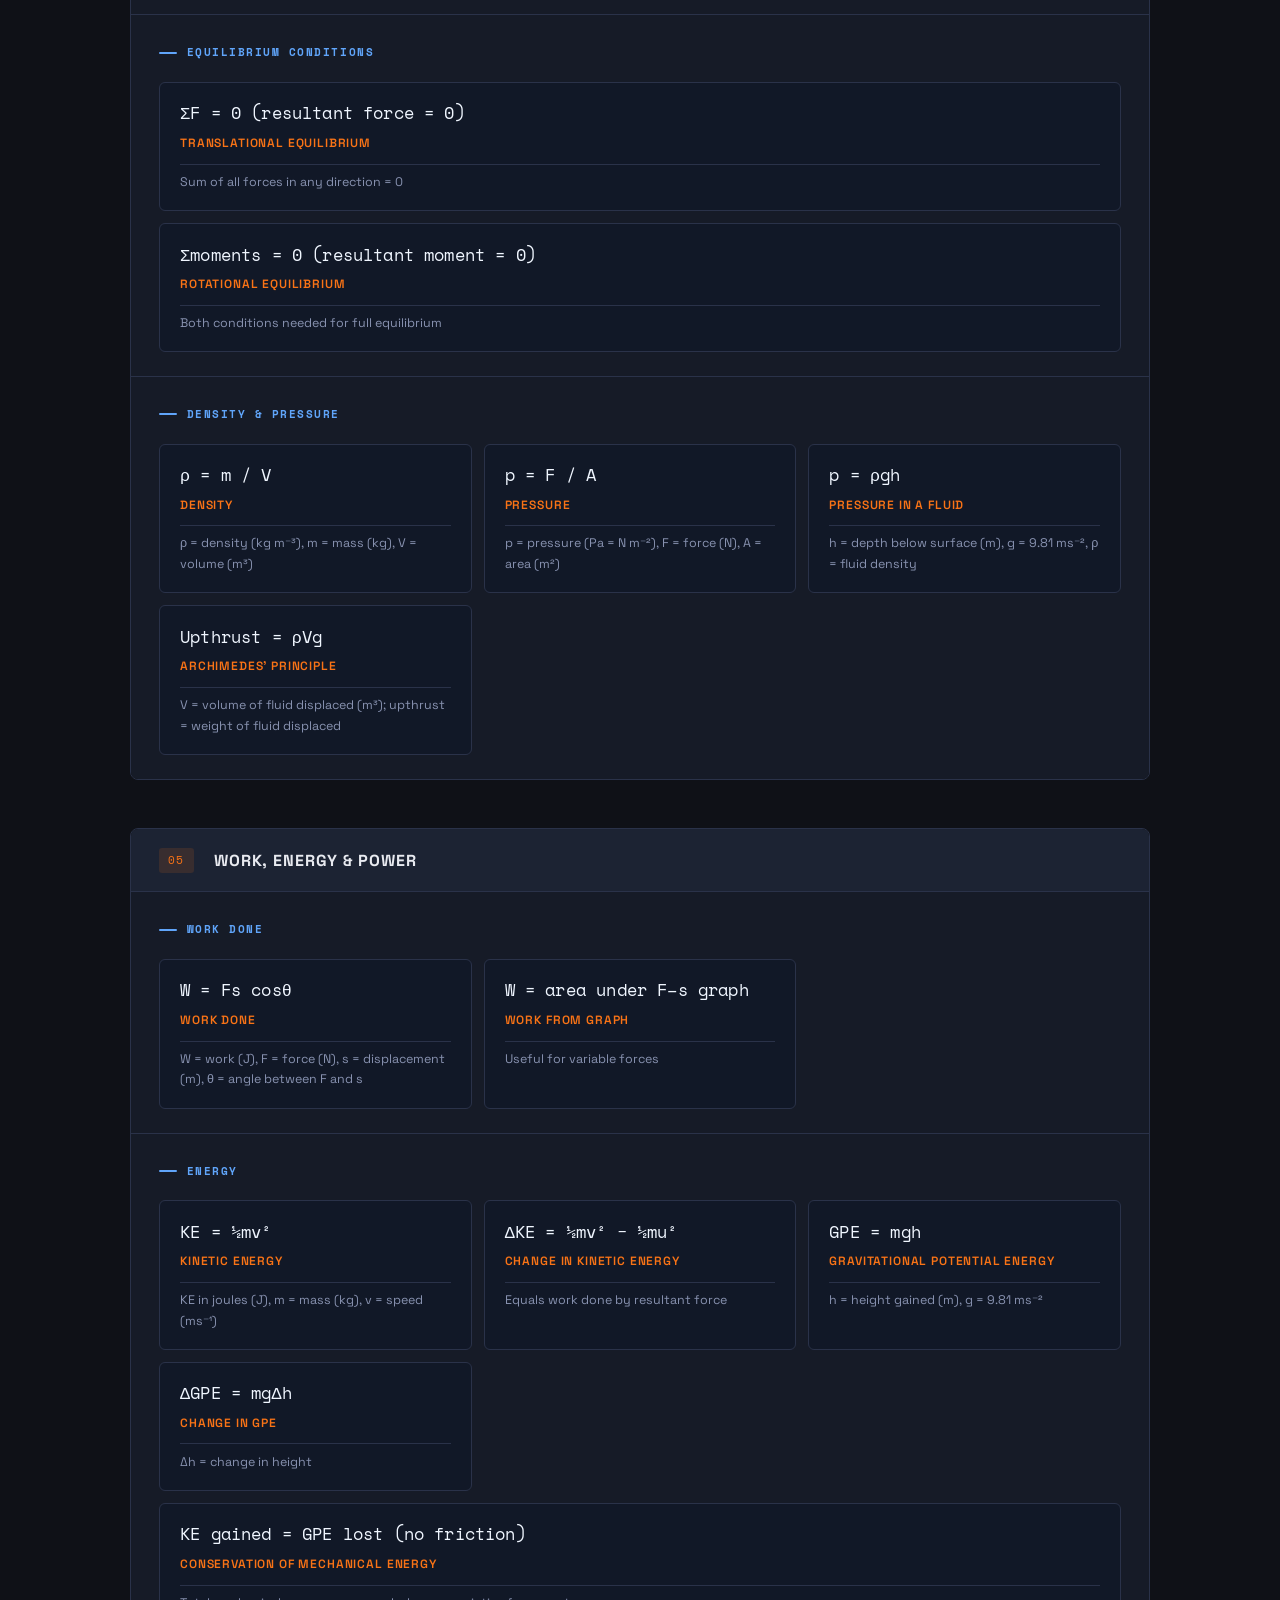
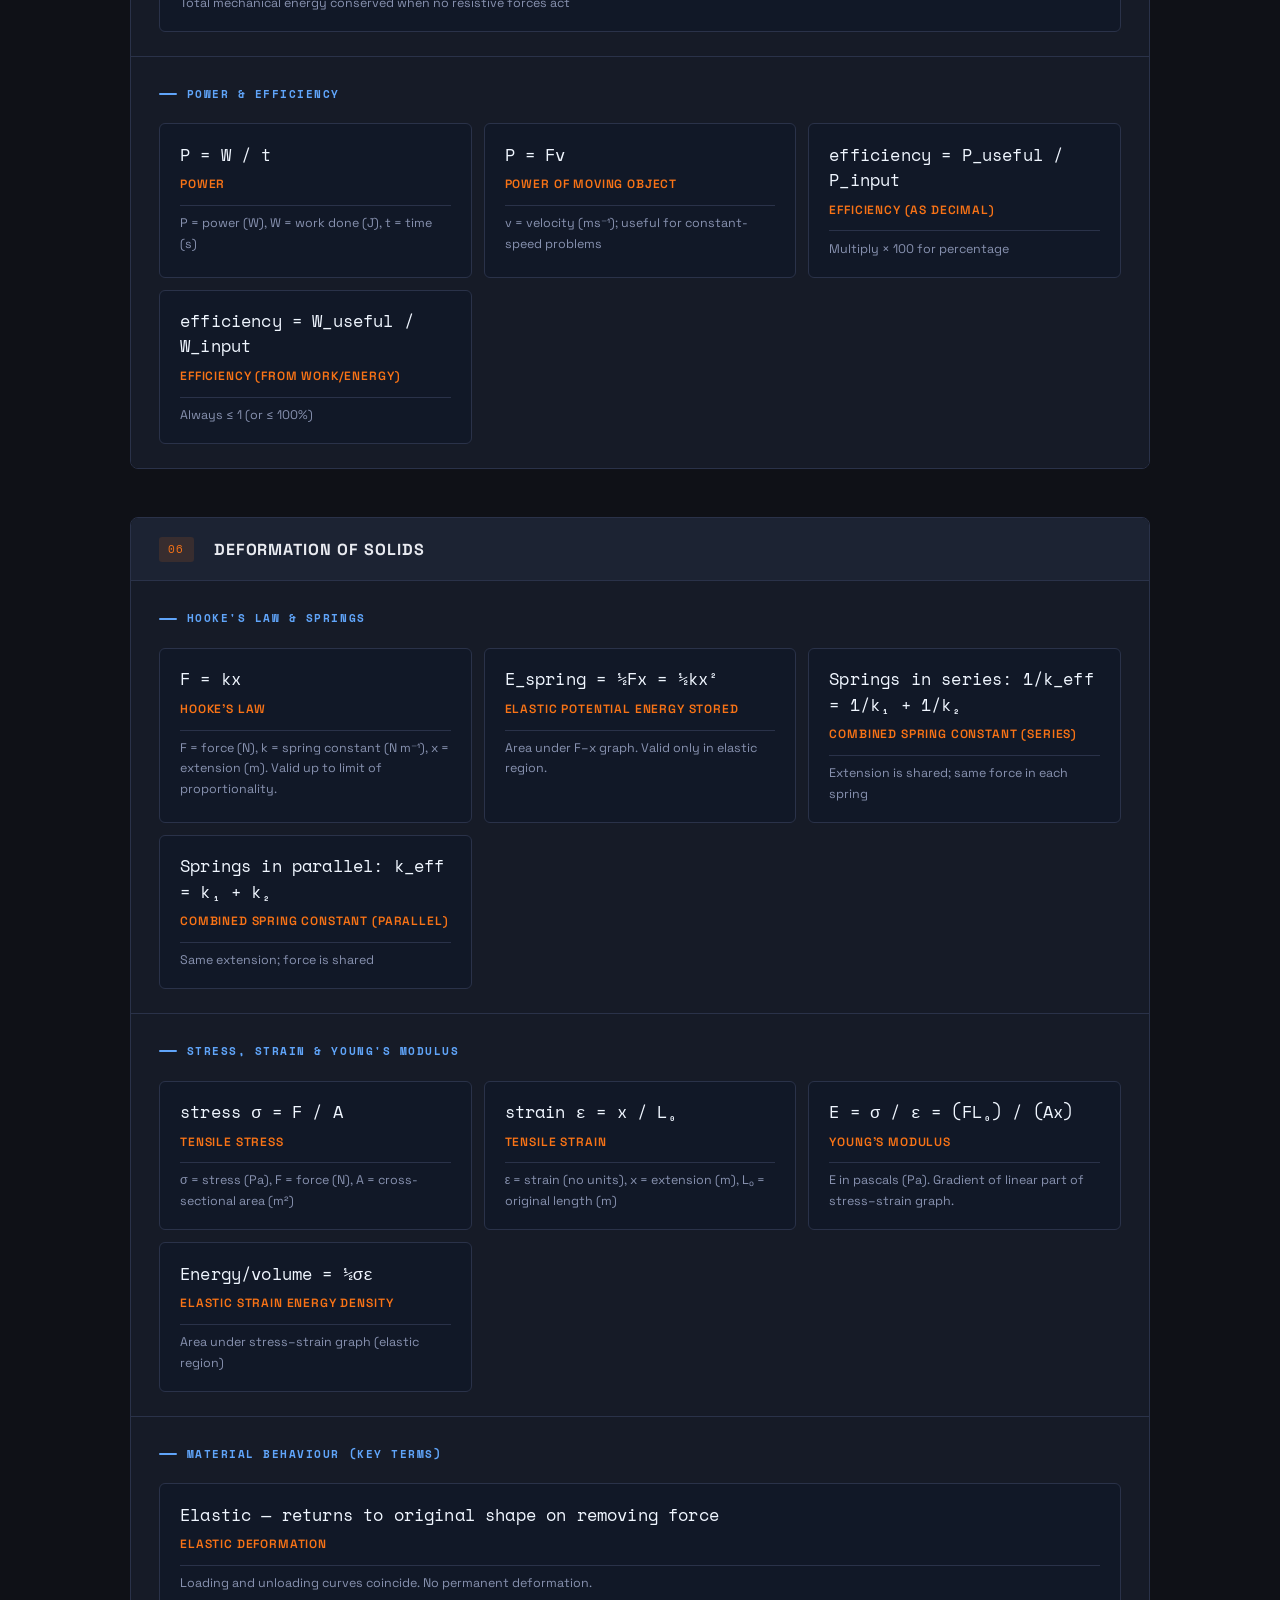
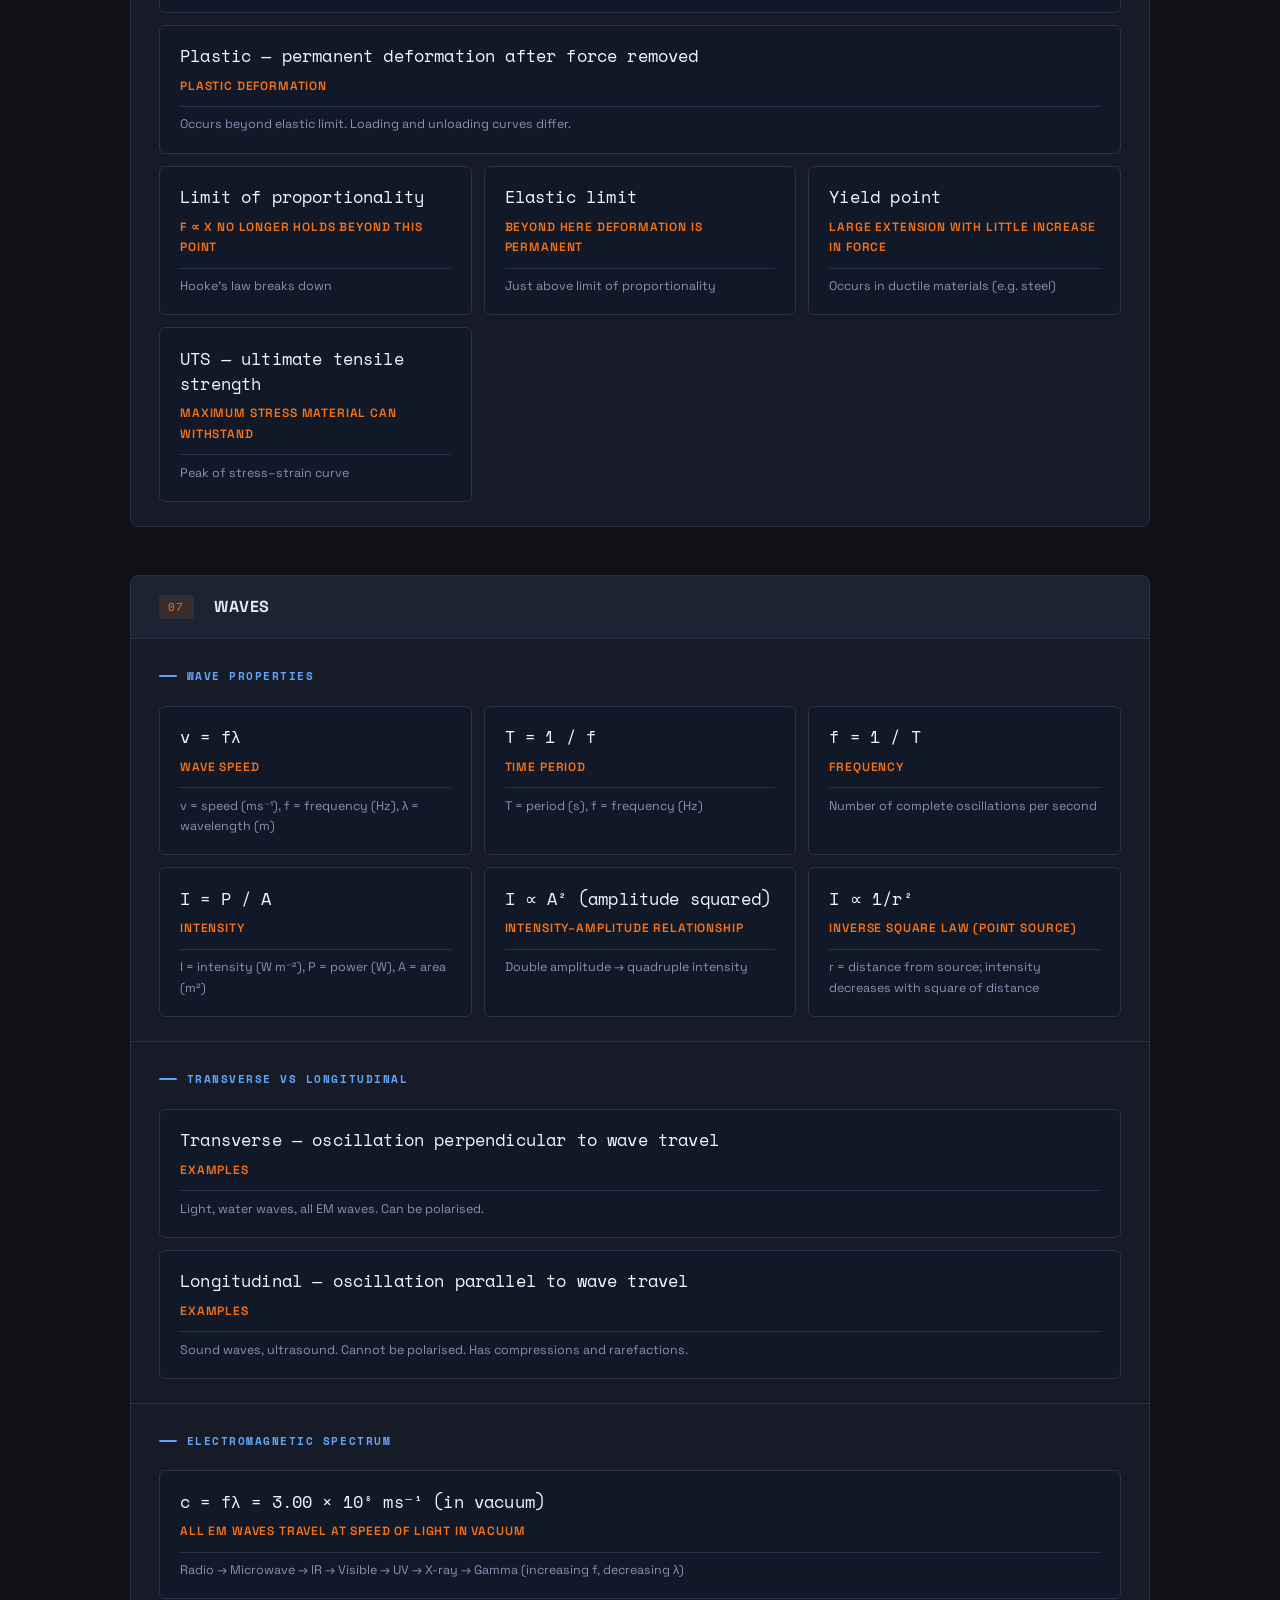
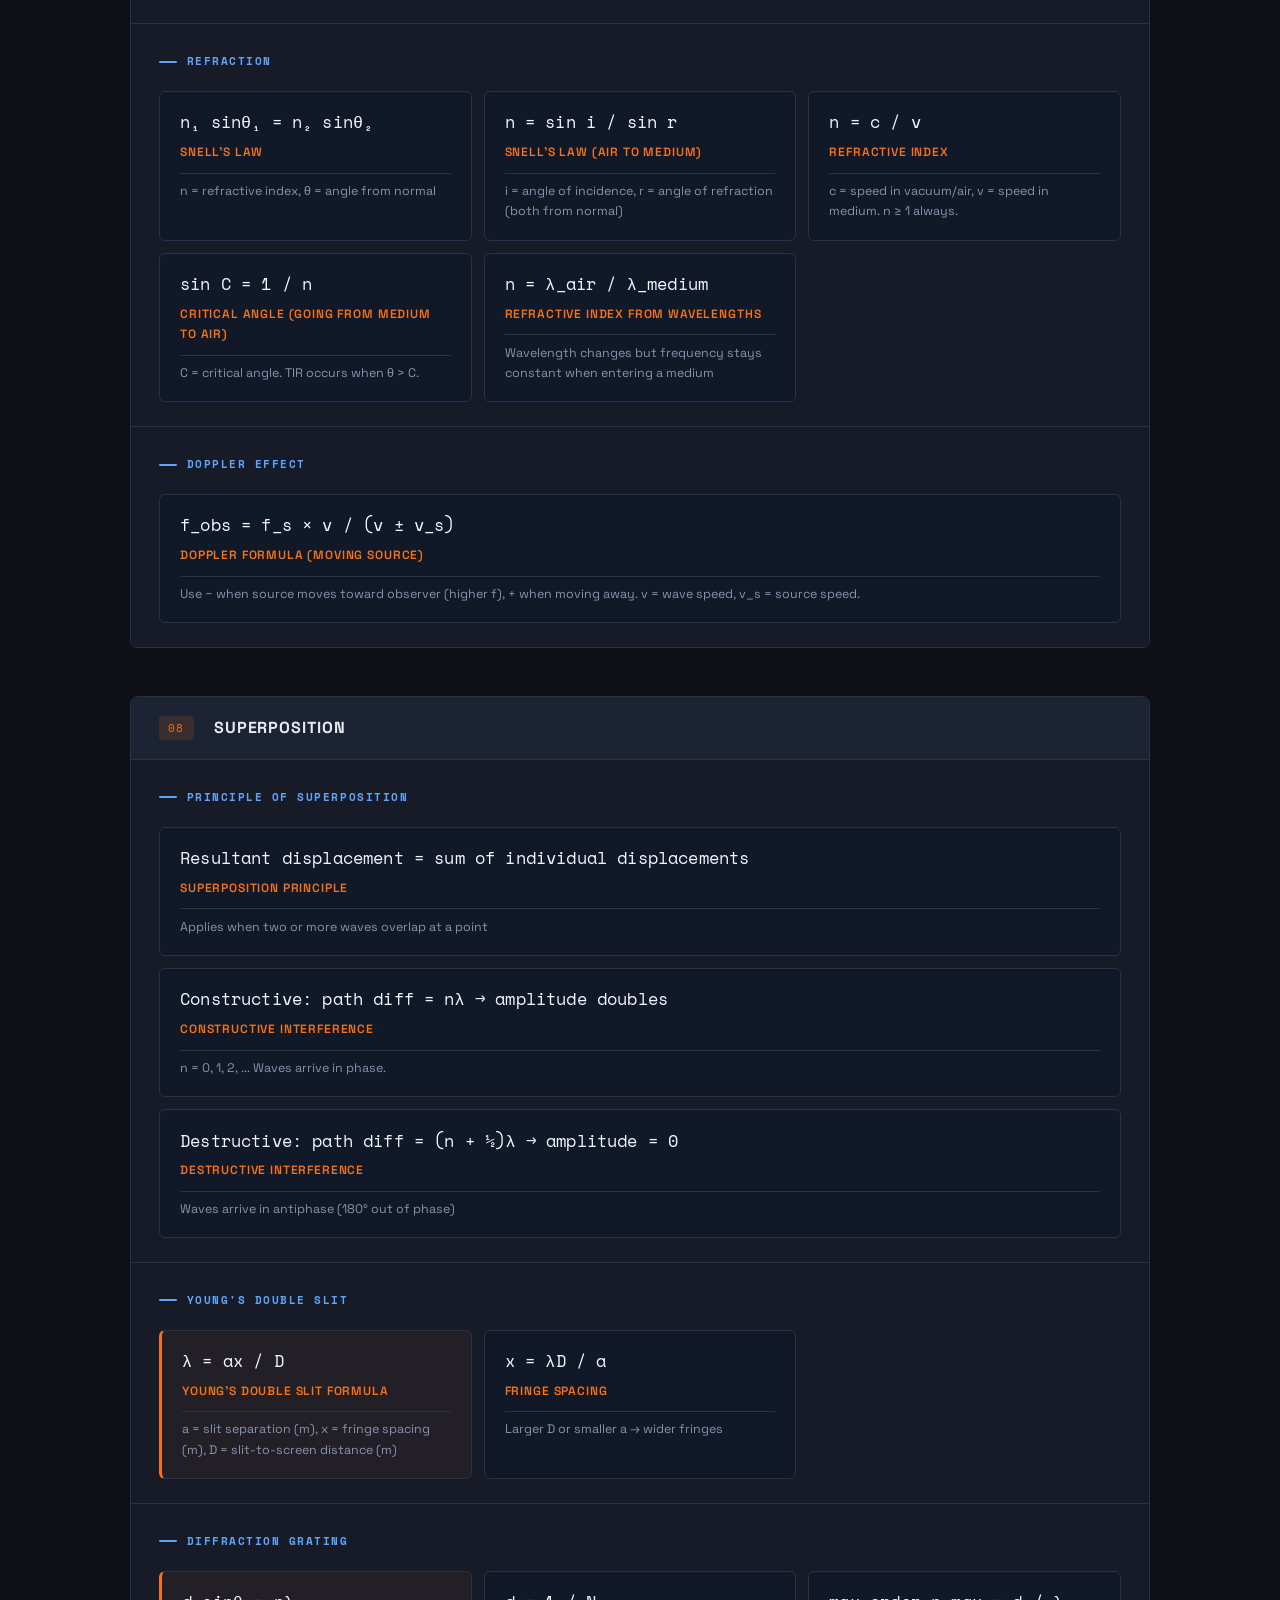
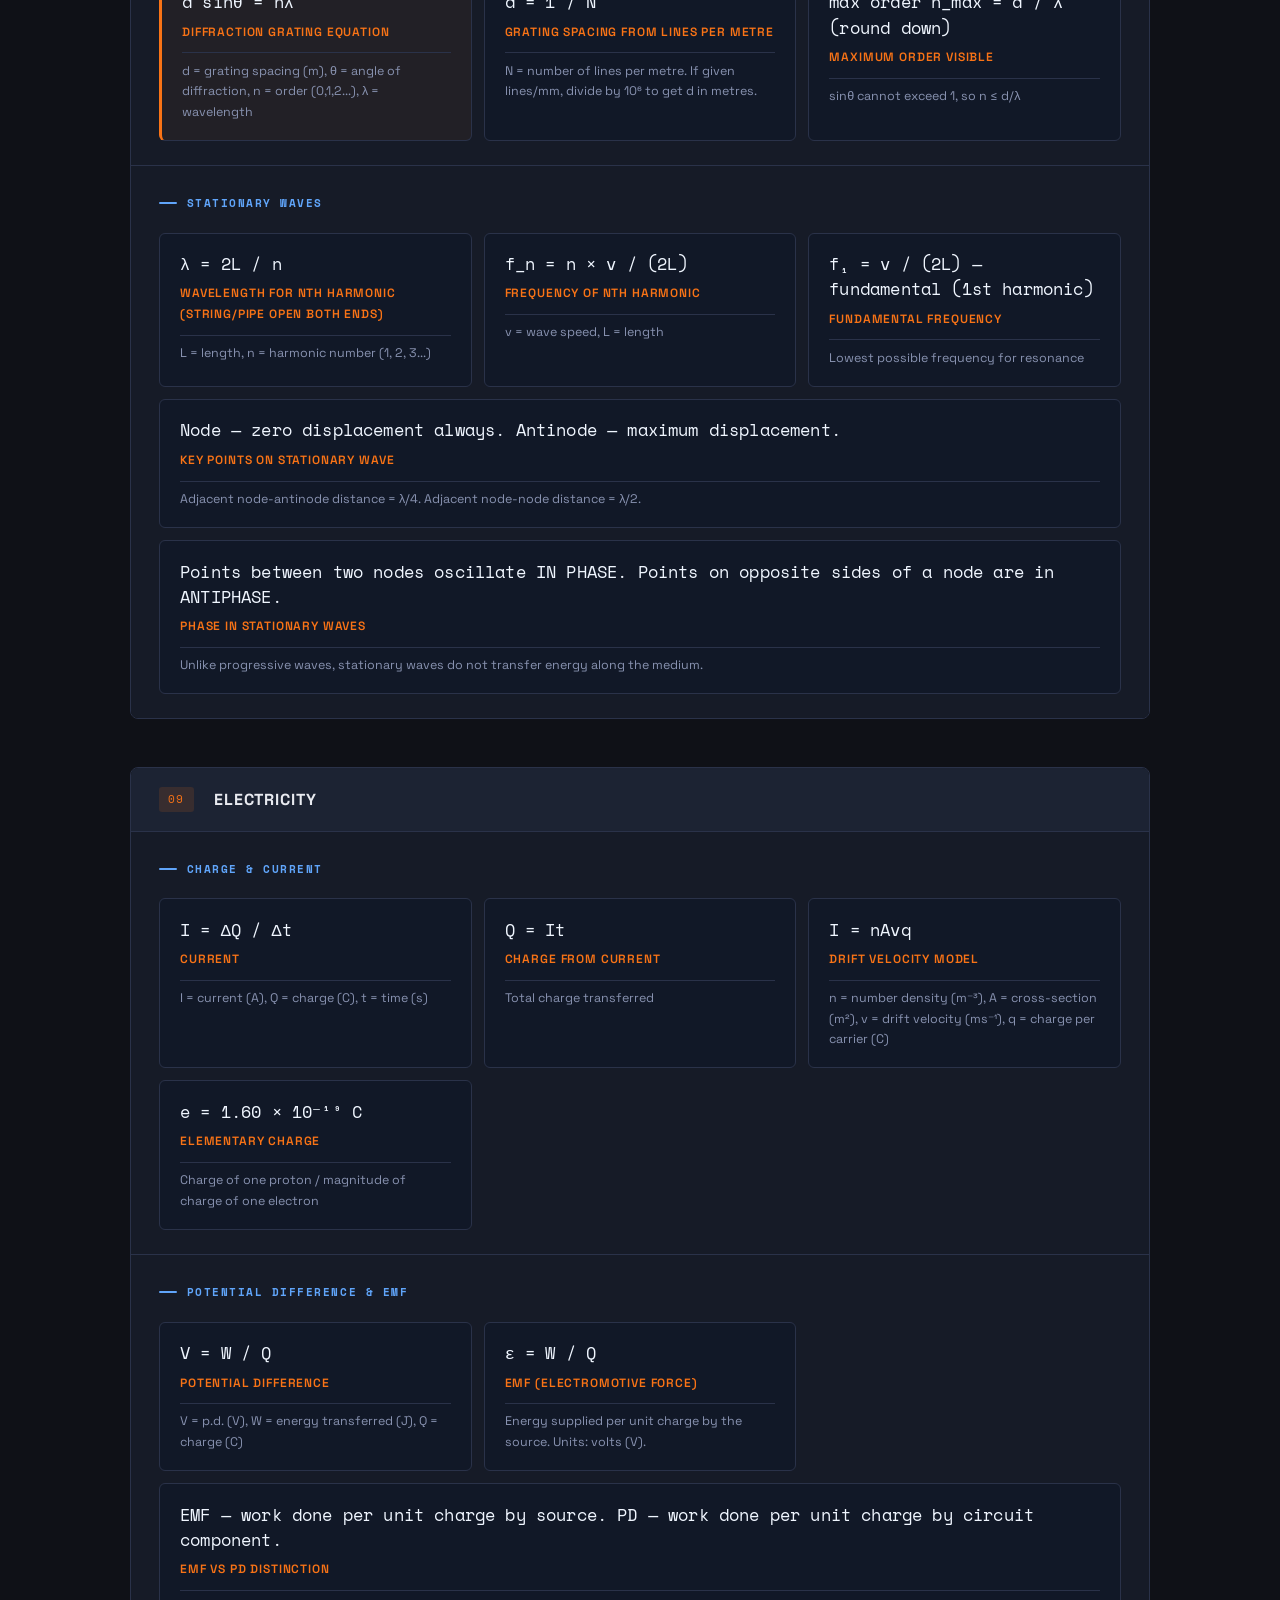
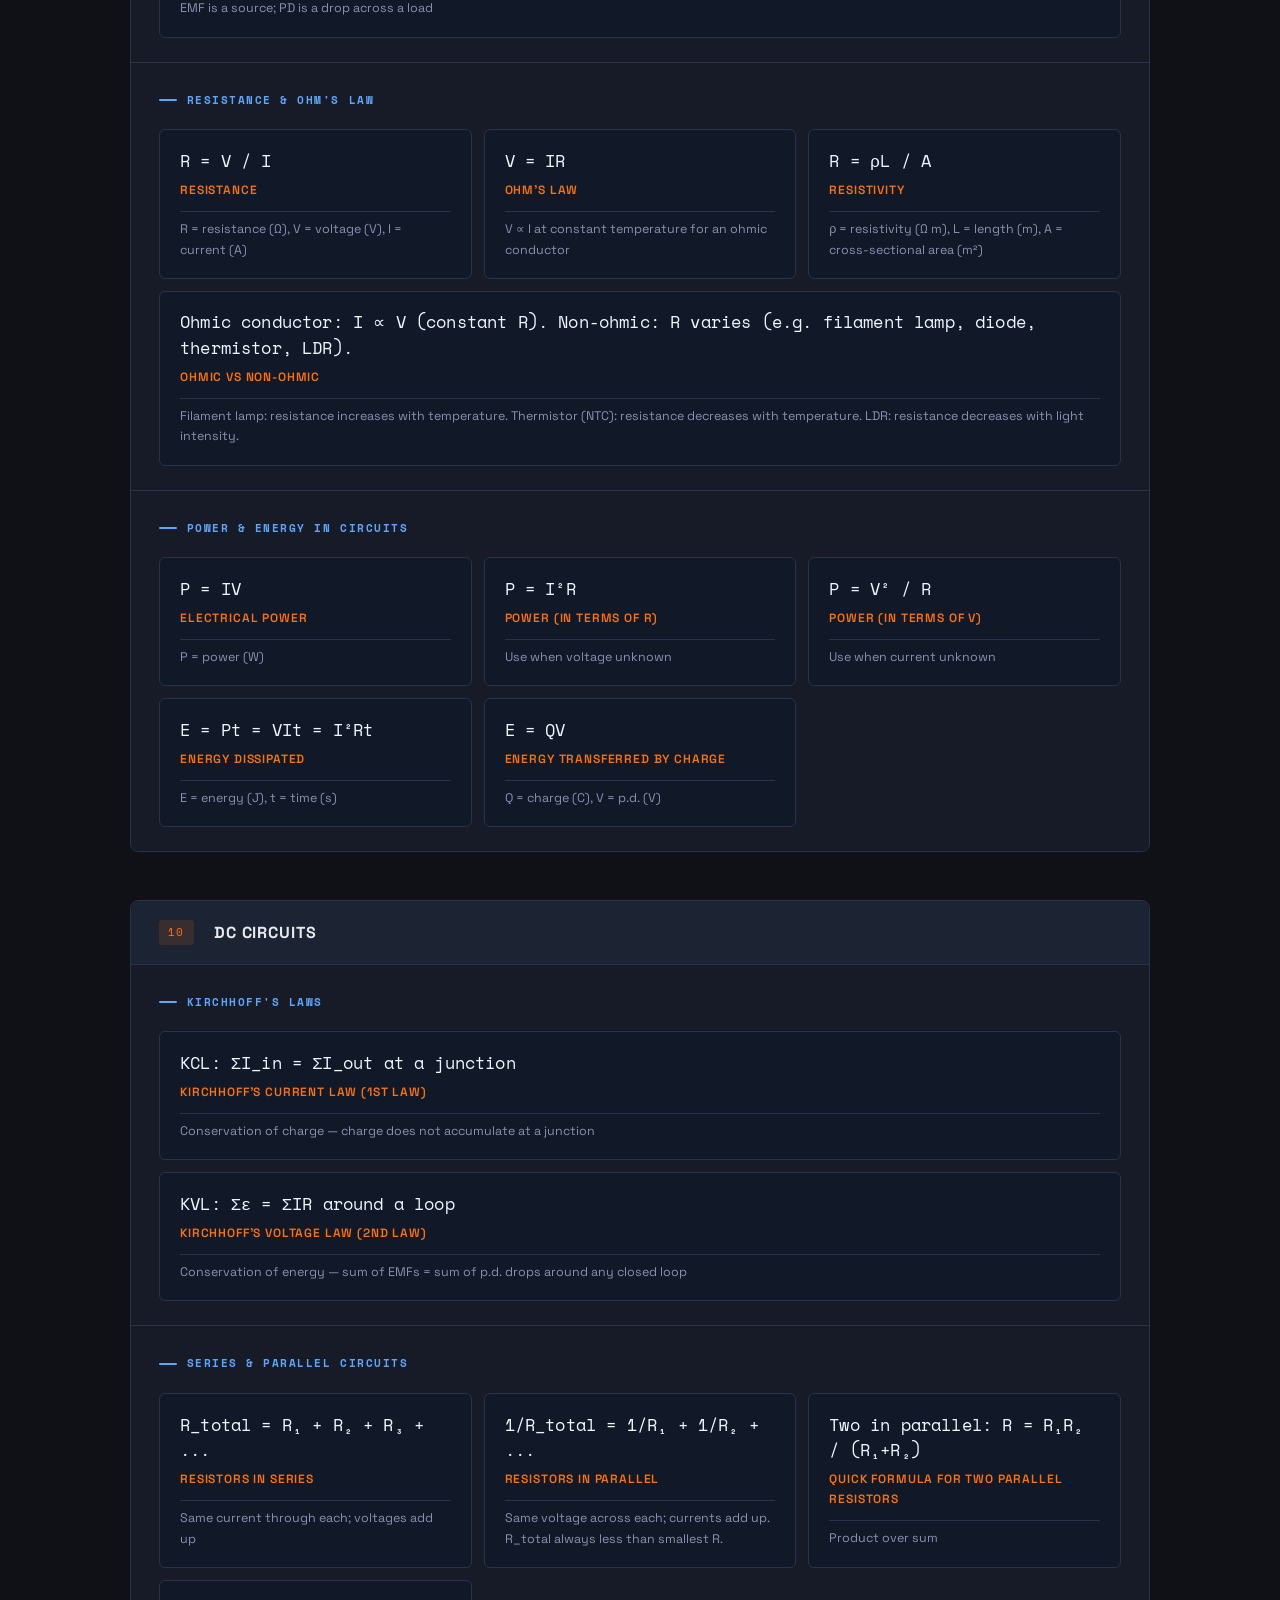
<file: physics.html>
<!DOCTYPE html>
<html lang="en">
<head>
<meta charset="UTF-8">
<meta name="viewport" content="width=device-width, initial-scale=1.0">
<title>AS Physics Formula Sheet — Ali Raza</title>
<link rel="preconnect" href="https://fonts.googleapis.com">
<link rel="preconnect" href="https://fonts.gstatic.com" crossorigin>
<link href="https://fonts.googleapis.com/css2?family=Space+Grotesk:wght@400;500;700&family=Space+Mono&display=swap" rel="stylesheet">
<link rel="stylesheet" href="physics.css">
</head>
<body>

<nav>
  <a href="index.html" class="back">← Portfolio</a>
  <span class="nav-title">CIE AS Level Physics 9702 — Complete Formula Reference</span>
  <button class="print-btn" onclick="window.print()">⬇ Print / PDF</button>
</nav>

<header>
  <div class="header-inner">
    <div class="eyebrow">// CIE 9702 · AS Level · All 11 Topics</div>
    <h1>Physics Formula <span>Reference</span></h1>
    <p>Every formula, definition and constant for AS Level Physics — nothing missing.</p>
    <div class="toc">
      <a href="#t1">01 Quantities & Units</a>
      <a href="#t2">02 Kinematics</a>
      <a href="#t3">03 Dynamics</a>
      <a href="#t4">04 Forces, Density & Pressure</a>
      <a href="#t5">05 Work, Energy & Power</a>
      <a href="#t6">06 Deformation of Solids</a>
      <a href="#t7">07 Waves</a>
      <a href="#t8">08 Superposition</a>
      <a href="#t9">09 Electricity</a>
      <a href="#t10">10 DC Circuits</a>
      <a href="#t11">11 Particle Physics</a>
      <a href="#constants">Constants</a>
    </div>
  </div>
</header>

<main>

<!-- ═══════════════════════════════════════
     TOPIC 1 — PHYSICAL QUANTITIES & UNITS
     ═══════════════════════════════════════ -->
<section class="topic" id="t1">
  <div class="topic-header">
    <span class="topic-num">01</span>
    <h2>Physical Quantities &amp; Units</h2>
  </div>

  <div class="subtopic">
    <h3>Scalars vs Vectors</h3>
    <div class="formula-grid">
      <div class="formula-card wide">
        <div class="formula">Scalar — magnitude only</div>
        <div class="formula-desc">Examples</div>
        <div class="variables">speed, distance, mass, temperature, energy, pressure, time, density</div>
      </div>
      <div class="formula-card wide">
        <div class="formula">Vector — magnitude + direction</div>
        <div class="formula-desc">Examples</div>
        <div class="variables">velocity, displacement, acceleration, force, momentum, weight, electric field</div>
      </div>
    </div>
  </div>

  <div class="subtopic">
    <h3>Vector Addition &amp; Resolution</h3>
    <div class="formula-grid">
      <div class="formula-card">
        <div class="formula">R = √(x² + y²)</div>
        <div class="formula-desc">Resultant of two perpendicular vectors</div>
        <div class="variables">x = horizontal component, y = vertical component</div>
      </div>
      <div class="formula-card">
        <div class="formula">θ = tan⁻¹(y / x)</div>
        <div class="formula-desc">Angle of resultant</div>
        <div class="variables">θ measured from horizontal</div>
      </div>
      <div class="formula-card">
        <div class="formula">Fₓ = F cosθ</div>
        <div class="formula-desc">Horizontal component</div>
        <div class="variables">F = magnitude of vector, θ = angle from horizontal</div>
      </div>
      <div class="formula-card">
        <div class="formula">Fᵧ = F sinθ</div>
        <div class="formula-desc">Vertical component</div>
        <div class="variables">θ = angle from horizontal</div>
      </div>
    </div>
  </div>

  <div class="subtopic">
    <h3>SI Base Units</h3>
    <div class="formula-grid">
      <div class="formula-card"><div class="formula">kg</div><div class="formula-desc">Mass</div><div class="variables">kilogram</div></div>
      <div class="formula-card"><div class="formula">m</div><div class="formula-desc">Length</div><div class="variables">metre</div></div>
      <div class="formula-card"><div class="formula">s</div><div class="formula-desc">Time</div><div class="variables">second</div></div>
      <div class="formula-card"><div class="formula">A</div><div class="formula-desc">Current</div><div class="variables">ampere</div></div>
      <div class="formula-card"><div class="formula">K</div><div class="formula-desc">Temperature</div><div class="variables">kelvin</div></div>
      <div class="formula-card"><div class="formula">mol</div><div class="formula-desc">Amount of substance</div><div class="variables">mole</div></div>
    </div>
  </div>

  <div class="subtopic">
    <h3>Common Unit Prefixes</h3>
    <div class="formula-grid">
      <div class="formula-card"><div class="formula">T = 10¹²</div><div class="formula-desc">Tera</div></div>
      <div class="formula-card"><div class="formula">G = 10⁹</div><div class="formula-desc">Giga</div></div>
      <div class="formula-card"><div class="formula">M = 10⁶</div><div class="formula-desc">Mega</div></div>
      <div class="formula-card"><div class="formula">k = 10³</div><div class="formula-desc">Kilo</div></div>
      <div class="formula-card"><div class="formula">c = 10⁻²</div><div class="formula-desc">Centi</div></div>
      <div class="formula-card"><div class="formula">m = 10⁻³</div><div class="formula-desc">Milli</div></div>
      <div class="formula-card"><div class="formula">μ = 10⁻⁶</div><div class="formula-desc">Micro</div></div>
      <div class="formula-card"><div class="formula">n = 10⁻⁹</div><div class="formula-desc">Nano</div></div>
      <div class="formula-card"><div class="formula">p = 10⁻¹²</div><div class="formula-desc">Pico</div></div>
    </div>
  </div>

  <div class="subtopic">
    <h3>Uncertainty &amp; Errors</h3>
    <div class="formula-grid">
      <div class="formula-card">
        <div class="formula">absolute uncertainty = ½ × range</div>
        <div class="formula-desc">From repeated readings</div>
        <div class="variables">range = max value − min value</div>
      </div>
      <div class="formula-card">
        <div class="formula">% uncertainty = (Δx / x) × 100</div>
        <div class="formula-desc">Fractional / percentage uncertainty</div>
        <div class="variables">Δx = absolute uncertainty, x = measured value</div>
      </div>
      <div class="formula-card">
        <div class="formula">Add absolute uncertainties for + and −</div>
        <div class="formula-desc">Adding/subtracting quantities</div>
        <div class="variables">e.g. (a ± Δa) + (b ± Δb) → uncertainty = Δa + Δb</div>
      </div>
      <div class="formula-card">
        <div class="formula">Add % uncertainties for × and ÷</div>
        <div class="formula-desc">Multiplying/dividing quantities</div>
        <div class="variables">e.g. x = ab → %Δx = %Δa + %Δb</div>
      </div>
      <div class="formula-card">
        <div class="formula">Multiply % uncertainty by power n</div>
        <div class="formula-desc">For powers: x = aⁿ</div>
        <div class="variables">%Δx = n × %Δa</div>
      </div>
    </div>
  </div>
</section>

<!-- ═══════════════════
     TOPIC 2 — KINEMATICS
     ═══════════════════ -->
<section class="topic" id="t2">
  <div class="topic-header">
    <span class="topic-num">02</span>
    <h2>Kinematics</h2>
  </div>

  <div class="subtopic">
    <h3>Definitions</h3>
    <div class="formula-grid">
      <div class="formula-card">
        <div class="formula">v = Δx / Δt</div>
        <div class="formula-desc">Average velocity</div>
        <div class="variables">v = velocity (ms⁻¹), Δx = displacement (m), Δt = time interval (s)</div>
      </div>
      <div class="formula-card">
        <div class="formula">a = Δv / Δt</div>
        <div class="formula-desc">Acceleration</div>
        <div class="variables">a = acceleration (ms⁻²), Δv = change in velocity (ms⁻¹)</div>
      </div>
      <div class="formula-card">
        <div class="formula">speed = distance / time</div>
        <div class="formula-desc">Average speed (scalar)</div>
        <div class="variables">speed has no direction; velocity does</div>
      </div>
    </div>
  </div>

  <div class="subtopic">
    <h3>SUVAT — Equations of Motion (uniform acceleration only)</h3>
    <div class="formula-grid">
      <div class="formula-card highlight">
        <div class="formula">v = u + at</div>
        <div class="formula-desc">No displacement</div>
        <div class="variables">u = initial velocity, v = final velocity, a = acceleration, t = time</div>
      </div>
      <div class="formula-card highlight">
        <div class="formula">s = ½(u + v)t</div>
        <div class="formula-desc">No acceleration</div>
        <div class="variables">s = displacement (m)</div>
      </div>
      <div class="formula-card highlight">
        <div class="formula">s = ut + ½at²</div>
        <div class="formula-desc">No final velocity</div>
        <div class="variables">Use when v is unknown</div>
      </div>
      <div class="formula-card highlight">
        <div class="formula">v² = u² + 2as</div>
        <div class="formula-desc">No time</div>
        <div class="variables">Use when t is unknown</div>
      </div>
      <div class="formula-card highlight">
        <div class="formula">s = vt − ½at²</div>
        <div class="formula-desc">No initial velocity</div>
        <div class="variables">Less commonly tested but valid</div>
      </div>
    </div>
  </div>

  <div class="subtopic">
    <h3>Projectile Motion</h3>
    <div class="formula-grid">
      <div class="formula-card">
        <div class="formula">Horizontal: x = u cosθ × t</div>
        <div class="formula-desc">Horizontal displacement</div>
        <div class="variables">No horizontal acceleration (ignoring air resistance)</div>
      </div>
      <div class="formula-card">
        <div class="formula">Vertical: y = u sinθ × t − ½gt²</div>
        <div class="formula-desc">Vertical displacement</div>
        <div class="variables">g = 9.81 ms⁻² downward</div>
      </div>
      <div class="formula-card">
        <div class="formula">vₓ = u cosθ (constant)</div>
        <div class="formula-desc">Horizontal velocity</div>
        <div class="variables">Unchanged throughout flight</div>
      </div>
      <div class="formula-card">
        <div class="formula">vᵧ = u sinθ − gt</div>
        <div class="formula-desc">Vertical velocity</div>
        <div class="variables">Decreases going up, increases coming down</div>
      </div>
      <div class="formula-card">
        <div class="formula">At max height: vᵧ = 0</div>
        <div class="formula-desc">Peak of trajectory</div>
        <div class="variables">Use v² = u² + 2as with v = 0 to find max height</div>
      </div>
    </div>
  </div>

  <div class="subtopic">
    <h3>Graphs of Motion</h3>
    <div class="formula-grid">
      <div class="formula-card wide">
        <div class="formula">gradient of displacement–time = velocity</div>
        <div class="formula-desc">s–t graph</div>
        <div class="variables">Curved line = changing velocity (acceleration); straight = constant velocity</div>
      </div>
      <div class="formula-card wide">
        <div class="formula">gradient of velocity–time = acceleration</div>
        <div class="formula-desc">v–t graph</div>
        <div class="variables">Area under v–t graph = displacement</div>
      </div>
      <div class="formula-card wide">
        <div class="formula">gradient of acceleration–time = rate of change of acceleration</div>
        <div class="formula-desc">a–t graph</div>
        <div class="variables">Area under a–t graph = change in velocity</div>
      </div>
    </div>
  </div>
</section>

<!-- ══════════════════
     TOPIC 3 — DYNAMICS
     ══════════════════ -->
<section class="topic" id="t3">
  <div class="topic-header">
    <span class="topic-num">03</span>
    <h2>Dynamics</h2>
  </div>

  <div class="subtopic">
    <h3>Newton's Laws</h3>
    <div class="formula-grid">
      <div class="formula-card wide">
        <div class="formula">Newton's 1st Law</div>
        <div class="formula-desc">Inertia</div>
        <div class="variables">An object remains at rest or in uniform motion unless acted upon by a resultant force</div>
      </div>
      <div class="formula-card">
        <div class="formula">F = ma</div>
        <div class="formula-desc">Newton's 2nd Law</div>
        <div class="variables">F = resultant force (N), m = mass (kg), a = acceleration (ms⁻²)</div>
      </div>
      <div class="formula-card wide">
        <div class="formula">Newton's 3rd Law</div>
        <div class="formula-desc">Action-reaction pairs</div>
        <div class="variables">For every action there is an equal and opposite reaction. Forces act on DIFFERENT objects.</div>
      </div>
    </div>
  </div>

  <div class="subtopic">
    <h3>Momentum &amp; Impulse</h3>
    <div class="formula-grid">
      <div class="formula-card">
        <div class="formula">p = mv</div>
        <div class="formula-desc">Momentum</div>
        <div class="variables">p = momentum (kg ms⁻¹), m = mass (kg), v = velocity (ms⁻¹)</div>
      </div>
      <div class="formula-card">
        <div class="formula">F = Δp / Δt</div>
        <div class="formula-desc">Force = rate of change of momentum</div>
        <div class="variables">Links Newton's 2nd law to momentum</div>
      </div>
      <div class="formula-card">
        <div class="formula">Impulse = FΔt = Δp</div>
        <div class="formula-desc">Impulse</div>
        <div class="variables">Units: N s or kg ms⁻¹ (same thing); area under F–t graph</div>
      </div>
      <div class="formula-card">
        <div class="formula">Impulse = mv − mu</div>
        <div class="formula-desc">Impulse from velocities</div>
        <div class="variables">Change in momentum</div>
      </div>
    </div>
  </div>

  <div class="subtopic">
    <h3>Conservation of Momentum</h3>
    <div class="formula-grid">
      <div class="formula-card wide">
        <div class="formula">m₁u₁ + m₂u₂ = m₁v₁ + m₂v₂</div>
        <div class="formula-desc">Collision — conservation of momentum</div>
        <div class="variables">Total momentum before = total momentum after (closed system, no external forces)</div>
      </div>
      <div class="formula-card wide">
        <div class="formula">Elastic: KE conserved. Inelastic: KE not conserved.</div>
        <div class="formula-desc">Types of collision</div>
        <div class="variables">In perfectly inelastic collisions, objects stick together: m₁u₁ + m₂u₂ = (m₁+m₂)v</div>
      </div>
    </div>
  </div>
</section>

<!-- ═══════════════════════════════════════
     TOPIC 4 — FORCES, DENSITY & PRESSURE
     ═══════════════════════════════════════ -->
<section class="topic" id="t4">
  <div class="topic-header">
    <span class="topic-num">04</span>
    <h2>Forces, Density &amp; Pressure</h2>
  </div>

  <div class="subtopic">
    <h3>Forces</h3>
    <div class="formula-grid">
      <div class="formula-card">
        <div class="formula">W = mg</div>
        <div class="formula-desc">Weight</div>
        <div class="variables">W = weight (N), m = mass (kg), g = 9.81 ms⁻²</div>
      </div>
      <div class="formula-card">
        <div class="formula">F_friction = μN</div>
        <div class="formula-desc">Friction</div>
        <div class="variables">μ = coefficient of friction, N = normal reaction force (N)</div>
      </div>
      <div class="formula-card">
        <div class="formula">Centre of gravity</div>
        <div class="formula-desc">Definition</div>
        <div class="variables">The single point where the entire weight of an object appears to act</div>
      </div>
    </div>
  </div>

  <div class="subtopic">
    <h3>Moments &amp; Torque</h3>
    <div class="formula-grid">
      <div class="formula-card">
        <div class="formula">Moment = F × d</div>
        <div class="formula-desc">Turning moment (torque)</div>
        <div class="variables">F = force (N), d = perpendicular distance from pivot (m). Unit: Nm</div>
      </div>
      <div class="formula-card wide">
        <div class="formula">Σ clockwise moments = Σ anticlockwise moments</div>
        <div class="formula-desc">Principle of moments (equilibrium)</div>
        <div class="variables">Applies when object is in rotational equilibrium</div>
      </div>
      <div class="formula-card wide">
        <div class="formula">Couple = F × d (two equal, opposite, parallel forces)</div>
        <div class="formula-desc">Couple / torque of a couple</div>
        <div class="variables">d = perpendicular distance between the two forces. Produces rotation, no translation.</div>
      </div>
    </div>
  </div>

  <div class="subtopic">
    <h3>Equilibrium Conditions</h3>
    <div class="formula-grid">
      <div class="formula-card wide">
        <div class="formula">ΣF = 0 (resultant force = 0)</div>
        <div class="formula-desc">Translational equilibrium</div>
        <div class="variables">Sum of all forces in any direction = 0</div>
      </div>
      <div class="formula-card wide">
        <div class="formula">Σmoments = 0 (resultant moment = 0)</div>
        <div class="formula-desc">Rotational equilibrium</div>
        <div class="variables">Both conditions needed for full equilibrium</div>
      </div>
    </div>
  </div>

  <div class="subtopic">
    <h3>Density &amp; Pressure</h3>
    <div class="formula-grid">
      <div class="formula-card">
        <div class="formula">ρ = m / V</div>
        <div class="formula-desc">Density</div>
        <div class="variables">ρ = density (kg m⁻³), m = mass (kg), V = volume (m³)</div>
      </div>
      <div class="formula-card">
        <div class="formula">p = F / A</div>
        <div class="formula-desc">Pressure</div>
        <div class="variables">p = pressure (Pa = N m⁻²), F = force (N), A = area (m²)</div>
      </div>
      <div class="formula-card">
        <div class="formula">p = ρgh</div>
        <div class="formula-desc">Pressure in a fluid</div>
        <div class="variables">h = depth below surface (m), g = 9.81 ms⁻², ρ = fluid density</div>
      </div>
      <div class="formula-card">
        <div class="formula">Upthrust = ρVg</div>
        <div class="formula-desc">Archimedes' principle</div>
        <div class="variables">V = volume of fluid displaced (m³); upthrust = weight of fluid displaced</div>
      </div>
    </div>
  </div>
</section>

<!-- ══════════════════════════════
     TOPIC 5 — WORK, ENERGY & POWER
     ══════════════════════════════ -->
<section class="topic" id="t5">
  <div class="topic-header">
    <span class="topic-num">05</span>
    <h2>Work, Energy &amp; Power</h2>
  </div>

  <div class="subtopic">
    <h3>Work Done</h3>
    <div class="formula-grid">
      <div class="formula-card">
        <div class="formula">W = Fs cosθ</div>
        <div class="formula-desc">Work done</div>
        <div class="variables">W = work (J), F = force (N), s = displacement (m), θ = angle between F and s</div>
      </div>
      <div class="formula-card">
        <div class="formula">W = area under F–s graph</div>
        <div class="formula-desc">Work from graph</div>
        <div class="variables">Useful for variable forces</div>
      </div>
    </div>
  </div>

  <div class="subtopic">
    <h3>Energy</h3>
    <div class="formula-grid">
      <div class="formula-card">
        <div class="formula">KE = ½mv²</div>
        <div class="formula-desc">Kinetic energy</div>
        <div class="variables">KE in joules (J), m = mass (kg), v = speed (ms⁻¹)</div>
      </div>
      <div class="formula-card">
        <div class="formula">ΔKE = ½mv² − ½mu²</div>
        <div class="formula-desc">Change in kinetic energy</div>
        <div class="variables">Equals work done by resultant force</div>
      </div>
      <div class="formula-card">
        <div class="formula">GPE = mgh</div>
        <div class="formula-desc">Gravitational potential energy</div>
        <div class="variables">h = height gained (m), g = 9.81 ms⁻²</div>
      </div>
      <div class="formula-card">
        <div class="formula">ΔGPE = mgΔh</div>
        <div class="formula-desc">Change in GPE</div>
        <div class="variables">Δh = change in height</div>
      </div>
      <div class="formula-card wide">
        <div class="formula">KE gained = GPE lost (no friction)</div>
        <div class="formula-desc">Conservation of mechanical energy</div>
        <div class="variables">Total mechanical energy conserved when no resistive forces act</div>
      </div>
    </div>
  </div>

  <div class="subtopic">
    <h3>Power &amp; Efficiency</h3>
    <div class="formula-grid">
      <div class="formula-card">
        <div class="formula">P = W / t</div>
        <div class="formula-desc">Power</div>
        <div class="variables">P = power (W), W = work done (J), t = time (s)</div>
      </div>
      <div class="formula-card">
        <div class="formula">P = Fv</div>
        <div class="formula-desc">Power of moving object</div>
        <div class="variables">v = velocity (ms⁻¹); useful for constant-speed problems</div>
      </div>
      <div class="formula-card">
        <div class="formula">efficiency = P_useful / P_input</div>
        <div class="formula-desc">Efficiency (as decimal)</div>
        <div class="variables">Multiply × 100 for percentage</div>
      </div>
      <div class="formula-card">
        <div class="formula">efficiency = W_useful / W_input</div>
        <div class="formula-desc">Efficiency (from work/energy)</div>
        <div class="variables">Always ≤ 1 (or ≤ 100%)</div>
      </div>
    </div>
  </div>
</section>

<!-- ═══════════════════════════════
     TOPIC 6 — DEFORMATION OF SOLIDS
     ═══════════════════════════════ -->
<section class="topic" id="t6">
  <div class="topic-header">
    <span class="topic-num">06</span>
    <h2>Deformation of Solids</h2>
  </div>

  <div class="subtopic">
    <h3>Hooke's Law &amp; Springs</h3>
    <div class="formula-grid">
      <div class="formula-card">
        <div class="formula">F = kx</div>
        <div class="formula-desc">Hooke's Law</div>
        <div class="variables">F = force (N), k = spring constant (N m⁻¹), x = extension (m). Valid up to limit of proportionality.</div>
      </div>
      <div class="formula-card">
        <div class="formula">E_spring = ½Fx = ½kx²</div>
        <div class="formula-desc">Elastic potential energy stored</div>
        <div class="variables">Area under F–x graph. Valid only in elastic region.</div>
      </div>
      <div class="formula-card">
        <div class="formula">Springs in series: 1/k_eff = 1/k₁ + 1/k₂</div>
        <div class="formula-desc">Combined spring constant (series)</div>
        <div class="variables">Extension is shared; same force in each spring</div>
      </div>
      <div class="formula-card">
        <div class="formula">Springs in parallel: k_eff = k₁ + k₂</div>
        <div class="formula-desc">Combined spring constant (parallel)</div>
        <div class="variables">Same extension; force is shared</div>
      </div>
    </div>
  </div>

  <div class="subtopic">
    <h3>Stress, Strain &amp; Young's Modulus</h3>
    <div class="formula-grid">
      <div class="formula-card">
        <div class="formula">stress σ = F / A</div>
        <div class="formula-desc">Tensile stress</div>
        <div class="variables">σ = stress (Pa), F = force (N), A = cross-sectional area (m²)</div>
      </div>
      <div class="formula-card">
        <div class="formula">strain ε = x / L₀</div>
        <div class="formula-desc">Tensile strain</div>
        <div class="variables">ε = strain (no units), x = extension (m), L₀ = original length (m)</div>
      </div>
      <div class="formula-card">
        <div class="formula">E = σ / ε = (FL₀) / (Ax)</div>
        <div class="formula-desc">Young's modulus</div>
        <div class="variables">E in pascals (Pa). Gradient of linear part of stress–strain graph.</div>
      </div>
      <div class="formula-card">
        <div class="formula">Energy/volume = ½σε</div>
        <div class="formula-desc">Elastic strain energy density</div>
        <div class="variables">Area under stress–strain graph (elastic region)</div>
      </div>
    </div>
  </div>

  <div class="subtopic">
    <h3>Material Behaviour (Key Terms)</h3>
    <div class="formula-grid">
      <div class="formula-card wide">
        <div class="formula">Elastic — returns to original shape on removing force</div>
        <div class="formula-desc">Elastic deformation</div>
        <div class="variables">Loading and unloading curves coincide. No permanent deformation.</div>
      </div>
      <div class="formula-card wide">
        <div class="formula">Plastic — permanent deformation after force removed</div>
        <div class="formula-desc">Plastic deformation</div>
        <div class="variables">Occurs beyond elastic limit. Loading and unloading curves differ.</div>
      </div>
      <div class="formula-card">
        <div class="formula">Limit of proportionality</div>
        <div class="formula-desc">F ∝ x no longer holds beyond this point</div>
        <div class="variables">Hooke's law breaks down</div>
      </div>
      <div class="formula-card">
        <div class="formula">Elastic limit</div>
        <div class="formula-desc">Beyond here deformation is permanent</div>
        <div class="variables">Just above limit of proportionality</div>
      </div>
      <div class="formula-card">
        <div class="formula">Yield point</div>
        <div class="formula-desc">Large extension with little increase in force</div>
        <div class="variables">Occurs in ductile materials (e.g. steel)</div>
      </div>
      <div class="formula-card">
        <div class="formula">UTS — ultimate tensile strength</div>
        <div class="formula-desc">Maximum stress material can withstand</div>
        <div class="variables">Peak of stress–strain curve</div>
      </div>
    </div>
  </div>
</section>

<!-- ══════════════
     TOPIC 7 — WAVES
     ══════════════ -->
<section class="topic" id="t7">
  <div class="topic-header">
    <span class="topic-num">07</span>
    <h2>Waves</h2>
  </div>

  <div class="subtopic">
    <h3>Wave Properties</h3>
    <div class="formula-grid">
      <div class="formula-card">
        <div class="formula">v = fλ</div>
        <div class="formula-desc">Wave speed</div>
        <div class="variables">v = speed (ms⁻¹), f = frequency (Hz), λ = wavelength (m)</div>
      </div>
      <div class="formula-card">
        <div class="formula">T = 1 / f</div>
        <div class="formula-desc">Time period</div>
        <div class="variables">T = period (s), f = frequency (Hz)</div>
      </div>
      <div class="formula-card">
        <div class="formula">f = 1 / T</div>
        <div class="formula-desc">Frequency</div>
        <div class="variables">Number of complete oscillations per second</div>
      </div>
      <div class="formula-card">
        <div class="formula">I = P / A</div>
        <div class="formula-desc">Intensity</div>
        <div class="variables">I = intensity (W m⁻²), P = power (W), A = area (m²)</div>
      </div>
      <div class="formula-card">
        <div class="formula">I ∝ A² (amplitude squared)</div>
        <div class="formula-desc">Intensity–amplitude relationship</div>
        <div class="variables">Double amplitude → quadruple intensity</div>
      </div>
      <div class="formula-card">
        <div class="formula">I ∝ 1/r²</div>
        <div class="formula-desc">Inverse square law (point source)</div>
        <div class="variables">r = distance from source; intensity decreases with square of distance</div>
      </div>
    </div>
  </div>

  <div class="subtopic">
    <h3>Transverse vs Longitudinal</h3>
    <div class="formula-grid">
      <div class="formula-card wide">
        <div class="formula">Transverse — oscillation perpendicular to wave travel</div>
        <div class="formula-desc">Examples</div>
        <div class="variables">Light, water waves, all EM waves. Can be polarised.</div>
      </div>
      <div class="formula-card wide">
        <div class="formula">Longitudinal — oscillation parallel to wave travel</div>
        <div class="formula-desc">Examples</div>
        <div class="variables">Sound waves, ultrasound. Cannot be polarised. Has compressions and rarefactions.</div>
      </div>
    </div>
  </div>

  <div class="subtopic">
    <h3>Electromagnetic Spectrum</h3>
    <div class="formula-grid">
      <div class="formula-card wide">
        <div class="formula">c = fλ = 3.00 × 10⁸ ms⁻¹ (in vacuum)</div>
        <div class="formula-desc">All EM waves travel at speed of light in vacuum</div>
        <div class="variables">Radio → Microwave → IR → Visible → UV → X-ray → Gamma (increasing f, decreasing λ)</div>
      </div>
    </div>
  </div>

  <div class="subtopic">
    <h3>Refraction</h3>
    <div class="formula-grid">
      <div class="formula-card">
        <div class="formula">n₁ sinθ₁ = n₂ sinθ₂</div>
        <div class="formula-desc">Snell's Law</div>
        <div class="variables">n = refractive index, θ = angle from normal</div>
      </div>
      <div class="formula-card">
        <div class="formula">n = sin i / sin r</div>
        <div class="formula-desc">Snell's Law (air to medium)</div>
        <div class="variables">i = angle of incidence, r = angle of refraction (both from normal)</div>
      </div>
      <div class="formula-card">
        <div class="formula">n = c / v</div>
        <div class="formula-desc">Refractive index</div>
        <div class="variables">c = speed in vacuum/air, v = speed in medium. n ≥ 1 always.</div>
      </div>
      <div class="formula-card">
        <div class="formula">sin C = 1 / n</div>
        <div class="formula-desc">Critical angle (going from medium to air)</div>
        <div class="variables">C = critical angle. TIR occurs when θ > C.</div>
      </div>
      <div class="formula-card">
        <div class="formula">n = λ_air / λ_medium</div>
        <div class="formula-desc">Refractive index from wavelengths</div>
        <div class="variables">Wavelength changes but frequency stays constant when entering a medium</div>
      </div>
    </div>
  </div>

  <div class="subtopic">
    <h3>Doppler Effect</h3>
    <div class="formula-grid">
      <div class="formula-card wide">
        <div class="formula">f_obs = f_s × v / (v ± v_s)</div>
        <div class="formula-desc">Doppler formula (moving source)</div>
        <div class="variables">Use − when source moves toward observer (higher f), + when moving away. v = wave speed, v_s = source speed.</div>
      </div>
    </div>
  </div>
</section>

<!-- ═══════════════════════
     TOPIC 8 — SUPERPOSITION
     ═══════════════════════ -->
<section class="topic" id="t8">
  <div class="topic-header">
    <span class="topic-num">08</span>
    <h2>Superposition</h2>
  </div>

  <div class="subtopic">
    <h3>Principle of Superposition</h3>
    <div class="formula-grid">
      <div class="formula-card wide">
        <div class="formula">Resultant displacement = sum of individual displacements</div>
        <div class="formula-desc">Superposition principle</div>
        <div class="variables">Applies when two or more waves overlap at a point</div>
      </div>
      <div class="formula-card wide">
        <div class="formula">Constructive: path diff = nλ → amplitude doubles</div>
        <div class="formula-desc">Constructive interference</div>
        <div class="variables">n = 0, 1, 2, ... Waves arrive in phase.</div>
      </div>
      <div class="formula-card wide">
        <div class="formula">Destructive: path diff = (n + ½)λ → amplitude = 0</div>
        <div class="formula-desc">Destructive interference</div>
        <div class="variables">Waves arrive in antiphase (180° out of phase)</div>
      </div>
    </div>
  </div>

  <div class="subtopic">
    <h3>Young's Double Slit</h3>
    <div class="formula-grid">
      <div class="formula-card highlight">
        <div class="formula">λ = ax / D</div>
        <div class="formula-desc">Young's double slit formula</div>
        <div class="variables">a = slit separation (m), x = fringe spacing (m), D = slit-to-screen distance (m)</div>
      </div>
      <div class="formula-card">
        <div class="formula">x = λD / a</div>
        <div class="formula-desc">Fringe spacing</div>
        <div class="variables">Larger D or smaller a → wider fringes</div>
      </div>
    </div>
  </div>

  <div class="subtopic">
    <h3>Diffraction Grating</h3>
    <div class="formula-grid">
      <div class="formula-card highlight">
        <div class="formula">d sinθ = nλ</div>
        <div class="formula-desc">Diffraction grating equation</div>
        <div class="variables">d = grating spacing (m), θ = angle of diffraction, n = order (0,1,2...), λ = wavelength</div>
      </div>
      <div class="formula-card">
        <div class="formula">d = 1 / N</div>
        <div class="formula-desc">Grating spacing from lines per metre</div>
        <div class="variables">N = number of lines per metre. If given lines/mm, divide by 10⁶ to get d in metres.</div>
      </div>
      <div class="formula-card">
        <div class="formula">max order n_max = d / λ (round down)</div>
        <div class="formula-desc">Maximum order visible</div>
        <div class="variables">sinθ cannot exceed 1, so n ≤ d/λ</div>
      </div>
    </div>
  </div>

  <div class="subtopic">
    <h3>Stationary Waves</h3>
    <div class="formula-grid">
      <div class="formula-card">
        <div class="formula">λ = 2L / n</div>
        <div class="formula-desc">Wavelength for nth harmonic (string/pipe open both ends)</div>
        <div class="variables">L = length, n = harmonic number (1, 2, 3...)</div>
      </div>
      <div class="formula-card">
        <div class="formula">f_n = n × v / (2L)</div>
        <div class="formula-desc">Frequency of nth harmonic</div>
        <div class="variables">v = wave speed, L = length</div>
      </div>
      <div class="formula-card">
        <div class="formula">f₁ = v / (2L) — fundamental (1st harmonic)</div>
        <div class="formula-desc">Fundamental frequency</div>
        <div class="variables">Lowest possible frequency for resonance</div>
      </div>
      <div class="formula-card wide">
        <div class="formula">Node — zero displacement always. Antinode — maximum displacement.</div>
        <div class="formula-desc">Key points on stationary wave</div>
        <div class="variables">Adjacent node-antinode distance = λ/4. Adjacent node-node distance = λ/2.</div>
      </div>
      <div class="formula-card wide">
        <div class="formula">Points between two nodes oscillate IN PHASE. Points on opposite sides of a node are in ANTIPHASE.</div>
        <div class="formula-desc">Phase in stationary waves</div>
        <div class="variables">Unlike progressive waves, stationary waves do not transfer energy along the medium.</div>
      </div>
    </div>
  </div>
</section>

<!-- ══════════════════════
     TOPIC 9 — ELECTRICITY
     ══════════════════════ -->
<section class="topic" id="t9">
  <div class="topic-header">
    <span class="topic-num">09</span>
    <h2>Electricity</h2>
  </div>

  <div class="subtopic">
    <h3>Charge &amp; Current</h3>
    <div class="formula-grid">
      <div class="formula-card">
        <div class="formula">I = ΔQ / Δt</div>
        <div class="formula-desc">Current</div>
        <div class="variables">I = current (A), Q = charge (C), t = time (s)</div>
      </div>
      <div class="formula-card">
        <div class="formula">Q = It</div>
        <div class="formula-desc">Charge from current</div>
        <div class="variables">Total charge transferred</div>
      </div>
      <div class="formula-card">
        <div class="formula">I = nAvq</div>
        <div class="formula-desc">Drift velocity model</div>
        <div class="variables">n = number density (m⁻³), A = cross-section (m²), v = drift velocity (ms⁻¹), q = charge per carrier (C)</div>
      </div>
      <div class="formula-card">
        <div class="formula">e = 1.60 × 10⁻¹⁹ C</div>
        <div class="formula-desc">Elementary charge</div>
        <div class="variables">Charge of one proton / magnitude of charge of one electron</div>
      </div>
    </div>
  </div>

  <div class="subtopic">
    <h3>Potential Difference &amp; EMF</h3>
    <div class="formula-grid">
      <div class="formula-card">
        <div class="formula">V = W / Q</div>
        <div class="formula-desc">Potential difference</div>
        <div class="variables">V = p.d. (V), W = energy transferred (J), Q = charge (C)</div>
      </div>
      <div class="formula-card">
        <div class="formula">ε = W / Q</div>
        <div class="formula-desc">EMF (electromotive force)</div>
        <div class="variables">Energy supplied per unit charge by the source. Units: volts (V).</div>
      </div>
      <div class="formula-card wide">
        <div class="formula">EMF — work done per unit charge by source. PD — work done per unit charge by circuit component.</div>
        <div class="formula-desc">EMF vs PD distinction</div>
        <div class="variables">EMF is a source; PD is a drop across a load</div>
      </div>
    </div>
  </div>

  <div class="subtopic">
    <h3>Resistance &amp; Ohm's Law</h3>
    <div class="formula-grid">
      <div class="formula-card">
        <div class="formula">R = V / I</div>
        <div class="formula-desc">Resistance</div>
        <div class="variables">R = resistance (Ω), V = voltage (V), I = current (A)</div>
      </div>
      <div class="formula-card">
        <div class="formula">V = IR</div>
        <div class="formula-desc">Ohm's Law</div>
        <div class="variables">V ∝ I at constant temperature for an ohmic conductor</div>
      </div>
      <div class="formula-card">
        <div class="formula">R = ρL / A</div>
        <div class="formula-desc">Resistivity</div>
        <div class="variables">ρ = resistivity (Ω m), L = length (m), A = cross-sectional area (m²)</div>
      </div>
      <div class="formula-card wide">
        <div class="formula">Ohmic conductor: I ∝ V (constant R). Non-ohmic: R varies (e.g. filament lamp, diode, thermistor, LDR).</div>
        <div class="formula-desc">Ohmic vs non-ohmic</div>
        <div class="variables">Filament lamp: resistance increases with temperature. Thermistor (NTC): resistance decreases with temperature. LDR: resistance decreases with light intensity.</div>
      </div>
    </div>
  </div>

  <div class="subtopic">
    <h3>Power &amp; Energy in Circuits</h3>
    <div class="formula-grid">
      <div class="formula-card">
        <div class="formula">P = IV</div>
        <div class="formula-desc">Electrical power</div>
        <div class="variables">P = power (W)</div>
      </div>
      <div class="formula-card">
        <div class="formula">P = I²R</div>
        <div class="formula-desc">Power (in terms of R)</div>
        <div class="variables">Use when voltage unknown</div>
      </div>
      <div class="formula-card">
        <div class="formula">P = V² / R</div>
        <div class="formula-desc">Power (in terms of V)</div>
        <div class="variables">Use when current unknown</div>
      </div>
      <div class="formula-card">
        <div class="formula">E = Pt = VIt = I²Rt</div>
        <div class="formula-desc">Energy dissipated</div>
        <div class="variables">E = energy (J), t = time (s)</div>
      </div>
      <div class="formula-card">
        <div class="formula">E = QV</div>
        <div class="formula-desc">Energy transferred by charge</div>
        <div class="variables">Q = charge (C), V = p.d. (V)</div>
      </div>
    </div>
  </div>
</section>

<!-- ═════════════════════
     TOPIC 10 — DC CIRCUITS
     ═════════════════════ -->
<section class="topic" id="t10">
  <div class="topic-header">
    <span class="topic-num">10</span>
    <h2>DC Circuits</h2>
  </div>

  <div class="subtopic">
    <h3>Kirchhoff's Laws</h3>
    <div class="formula-grid">
      <div class="formula-card wide">
        <div class="formula">KCL: ΣI_in = ΣI_out at a junction</div>
        <div class="formula-desc">Kirchhoff's Current Law (1st Law)</div>
        <div class="variables">Conservation of charge — charge does not accumulate at a junction</div>
      </div>
      <div class="formula-card wide">
        <div class="formula">KVL: Σε = ΣIR around a loop</div>
        <div class="formula-desc">Kirchhoff's Voltage Law (2nd Law)</div>
        <div class="variables">Conservation of energy — sum of EMFs = sum of p.d. drops around any closed loop</div>
      </div>
    </div>
  </div>

  <div class="subtopic">
    <h3>Series &amp; Parallel Circuits</h3>
    <div class="formula-grid">
      <div class="formula-card">
        <div class="formula">R_total = R₁ + R₂ + R₃ + ...</div>
        <div class="formula-desc">Resistors in series</div>
        <div class="variables">Same current through each; voltages add up</div>
      </div>
      <div class="formula-card">
        <div class="formula">1/R_total = 1/R₁ + 1/R₂ + ...</div>
        <div class="formula-desc">Resistors in parallel</div>
        <div class="variables">Same voltage across each; currents add up. R_total always less than smallest R.</div>
      </div>
      <div class="formula-card">
        <div class="formula">Two in parallel: R = R₁R₂ / (R₁+R₂)</div>
        <div class="formula-desc">Quick formula for two parallel resistors</div>
        <div class="variables">Product over sum</div>
      </div>
      <div class="formula-card">
        <div class="formula">V_series ∝ R (voltage divides proportionally to R)</div>
        <div class="formula-desc">Voltage in series</div>
        <div class="variables">V₁/V₂ = R₁/R₂</div>
      </div>
    </div>
  </div>

  <div class="subtopic">
    <h3>Internal Resistance &amp; EMF</h3>
    <div class="formula-grid">
      <div class="formula-card">
        <div class="formula">ε = V + Ir</div>
        <div class="formula-desc">EMF with internal resistance</div>
        <div class="variables">ε = EMF (V), V = terminal p.d. (V), I = current (A), r = internal resistance (Ω)</div>
      </div>
      <div class="formula-card">
        <div class="formula">V = ε − Ir</div>
        <div class="formula-desc">Terminal potential difference</div>
        <div class="variables">V decreases as I increases (when r > 0)</div>
      </div>
      <div class="formula-card">
        <div class="formula">ε = I(R + r)</div>
        <div class="formula-desc">Total circuit equation</div>
        <div class="variables">R = external resistance, r = internal resistance</div>
      </div>
      <div class="formula-card">
        <div class="formula">gradient of V−I graph = −r, y-intercept = ε</div>
        <div class="formula-desc">Graphical method for ε and r</div>
        <div class="variables">Plot terminal p.d. V against current I</div>
      </div>
    </div>
  </div>

  <div class="subtopic">
    <h3>Potential Divider</h3>
    <div class="formula-grid">
      <div class="formula-card highlight">
        <div class="formula">V_out = R₂ / (R₁ + R₂) × V_in</div>
        <div class="formula-desc">Potential divider output voltage</div>
        <div class="variables">V_out taken across R₂. V_out ∝ R₂.</div>
      </div>
      <div class="formula-card wide">
        <div class="formula">Thermistor in potential divider: as T↑, R_thermistor↓, V_thermistor↓</div>
        <div class="formula-desc">Temperature sensor application</div>
        <div class="variables">Swap positions to get inverse relationship. Also applies to LDR with light.</div>
      </div>
    </div>
  </div>
</section>

<!-- ═══════════════════════════
     TOPIC 11 — PARTICLE PHYSICS
     ═══════════════════════════ -->
<section class="topic" id="t11">
  <div class="topic-header">
    <span class="topic-num">11</span>
    <h2>Particle Physics</h2>
  </div>

  <div class="subtopic">
    <h3>Atomic Structure</h3>
    <div class="formula-grid">
      <div class="formula-card">
        <div class="formula">A = Z + N</div>
        <div class="formula-desc">Mass number</div>
        <div class="variables">A = mass number, Z = proton number (atomic number), N = neutron number</div>
      </div>
      <div class="formula-card wide">
        <div class="formula">Isotopes — same Z, different N (different number of neutrons)</div>
        <div class="formula-desc">Isotopes definition</div>
        <div class="variables">Same chemical properties, different masses</div>
      </div>
    </div>
  </div>

  <div class="subtopic">
    <h3>Fundamental Particles</h3>
    <div class="formula-grid">
      <div class="formula-card">
        <div class="formula">Proton: charge +e, mass ≈ 1u</div>
        <div class="formula-desc">Proton</div>
        <div class="variables">e = 1.60 × 10⁻¹⁹ C, u = 1.66 × 10⁻²⁷ kg</div>
      </div>
      <div class="formula-card">
        <div class="formula">Neutron: charge 0, mass ≈ 1u</div>
        <div class="formula-desc">Neutron</div>
        <div class="variables">Slightly heavier than proton</div>
      </div>
      <div class="formula-card">
        <div class="formula">Electron: charge −e, mass ≈ 1/1836 u</div>
        <div class="formula-desc">Electron</div>
        <div class="variables">m_e = 9.11 × 10⁻³¹ kg</div>
      </div>
    </div>
  </div>

  <div class="subtopic">
    <h3>Radioactive Decay</h3>
    <div class="formula-grid">
      <div class="formula-card wide">
        <div class="formula">α decay: A → (A−4), Z → (Z−2), emits ⁴₂He</div>
        <div class="formula-desc">Alpha decay</div>
        <div class="variables">Stops in a few cm of air. Blocked by paper. High ionising power.</div>
      </div>
      <div class="formula-card wide">
        <div class="formula">β⁻ decay: neutron → proton + electron + antineutrino. Z → (Z+1), A unchanged.</div>
        <div class="formula-desc">Beta-minus decay</div>
        <div class="variables">Blocked by a few mm aluminium. Moderate ionising power.</div>
      </div>
      <div class="formula-card wide">
        <div class="formula">β⁺ decay: proton → neutron + positron + neutrino. Z → (Z−1), A unchanged.</div>
        <div class="formula-desc">Beta-plus decay</div>
        <div class="variables">Positron is antiparticle of electron</div>
      </div>
      <div class="formula-card wide">
        <div class="formula">γ decay: no change in A or Z. Nucleus releases energy as gamma photon.</div>
        <div class="formula-desc">Gamma decay</div>
        <div class="variables">Blocked by thick lead or concrete. Lowest ionising power. Highly penetrating.</div>
      </div>
    </div>
  </div>

  <div class="subtopic">
    <h3>Radioactive Decay Equations</h3>
    <div class="formula-grid">
      <div class="formula-card">
        <div class="formula">A = λN</div>
        <div class="formula-desc">Activity</div>
        <div class="variables">A = activity (Bq), λ = decay constant (s⁻¹), N = number of undecayed nuclei</div>
      </div>
      <div class="formula-card">
        <div class="formula">N = N₀ e^(−λt)</div>
        <div class="formula-desc">Exponential decay of nuclei</div>
        <div class="variables">N₀ = initial number of nuclei</div>
      </div>
      <div class="formula-card">
        <div class="formula">A = A₀ e^(−λt)</div>
        <div class="formula-desc">Decay of activity</div>
        <div class="variables">A₀ = initial activity</div>
      </div>
      <div class="formula-card">
        <div class="formula">t½ = ln 2 / λ ≈ 0.693 / λ</div>
        <div class="formula-desc">Half-life</div>
        <div class="variables">Time for N (or A) to halve</div>
      </div>
    </div>
  </div>

  <div class="subtopic">
    <h3>Photons &amp; Quantum Physics</h3>
    <div class="formula-grid">
      <div class="formula-card">
        <div class="formula">E = hf</div>
        <div class="formula-desc">Photon energy</div>
        <div class="variables">E = energy (J), h = 6.63 × 10⁻³⁴ Js, f = frequency (Hz)</div>
      </div>
      <div class="formula-card">
        <div class="formula">E = hc / λ</div>
        <div class="formula-desc">Photon energy from wavelength</div>
        <div class="variables">c = 3.00 × 10⁸ ms⁻¹, λ = wavelength (m)</div>
      </div>
      <div class="formula-card">
        <div class="formula">E (eV) = E (J) / 1.60 × 10⁻¹⁹</div>
        <div class="formula-desc">Converting joules to electronvolts</div>
        <div class="variables">1 eV = 1.60 × 10⁻¹⁹ J</div>
      </div>
      <div class="formula-card">
        <div class="formula">hf = φ + ½mv²_max</div>
        <div class="formula-desc">Photoelectric effect equation</div>
        <div class="variables">φ = work function (J), ½mv²_max = max KE of emitted electron</div>
      </div>
      <div class="formula-card">
        <div class="formula">f₀ = φ / h</div>
        <div class="formula-desc">Threshold frequency</div>
        <div class="variables">Minimum frequency needed to eject an electron. Below f₀, no emission regardless of intensity.</div>
      </div>
      <div class="formula-card">
        <div class="formula">eV_s = ½mv²_max</div>
        <div class="formula-desc">Stopping potential</div>
        <div class="variables">V_s = stopping potential (V); voltage needed to stop the fastest electrons</div>
      </div>
      <div class="formula-card">
        <div class="formula">λ = h / mv = h / p</div>
        <div class="formula-desc">de Broglie wavelength</div>
        <div class="variables">Wave-particle duality. p = momentum (kg ms⁻¹)</div>
      </div>
    </div>
  </div>

  <div class="subtopic">
    <h3>Energy Levels &amp; Spectra</h3>
    <div class="formula-grid">
      <div class="formula-card">
        <div class="formula">ΔE = hf = hc / λ</div>
        <div class="formula-desc">Photon emitted/absorbed in transition</div>
        <div class="variables">ΔE = E_higher − E_lower. Emission: photon released. Absorption: photon absorbed.</div>
      </div>
      <div class="formula-card wide">
        <div class="formula">Line emission spectrum: discrete bright lines. Line absorption: dark lines on continuous background.</div>
        <div class="formula-desc">Spectra types</div>
        <div class="variables">Each element has unique spectrum — used for identification</div>
      </div>
    </div>
  </div>
</section>

<!-- ═══════════════════════
     CONSTANTS REFERENCE
     ═══════════════════════ -->
<section class="topic" id="constants">
  <div class="topic-header">
    <span class="topic-num">★</span>
    <h2>Data &amp; Constants (CIE 9702)</h2>
  </div>
  <div class="subtopic">
    <h3>Physical Constants</h3>
    <div class="formula-grid">
      <div class="formula-card"><div class="formula">c = 3.00 × 10⁸ ms⁻¹</div><div class="formula-desc">Speed of light in vacuum</div></div>
      <div class="formula-card"><div class="formula">g = 9.81 ms⁻²</div><div class="formula-desc">Gravitational field strength (Earth surface)</div></div>
      <div class="formula-card"><div class="formula">h = 6.63 × 10⁻³⁴ Js</div><div class="formula-desc">Planck constant</div></div>
      <div class="formula-card"><div class="formula">e = 1.60 × 10⁻¹⁹ C</div><div class="formula-desc">Elementary charge</div></div>
      <div class="formula-card"><div class="formula">m_e = 9.11 × 10⁻³¹ kg</div><div class="formula-desc">Rest mass of electron</div></div>
      <div class="formula-card"><div class="formula">m_p = 1.67 × 10⁻²⁷ kg</div><div class="formula-desc">Rest mass of proton</div></div>
      <div class="formula-card"><div class="formula">u = 1.66 × 10⁻²⁷ kg</div><div class="formula-desc">Unified atomic mass unit</div></div>
      <div class="formula-card"><div class="formula">R = 8.31 J K⁻¹ mol⁻¹</div><div class="formula-desc">Molar gas constant</div></div>
      <div class="formula-card"><div class="formula">N_A = 6.02 × 10²³ mol⁻¹</div><div class="formula-desc">Avogadro constant</div></div>
      <div class="formula-card"><div class="formula">k = 1.38 × 10⁻²³ J K⁻¹</div><div class="formula-desc">Boltzmann constant</div></div>
      <div class="formula-card"><div class="formula">1 eV = 1.60 × 10⁻¹⁹ J</div><div class="formula-desc">Electronvolt conversion</div></div>
      <div class="formula-card"><div class="formula">0 K = −273.15 °C</div><div class="formula-desc">Absolute zero</div></div>
    </div>
  </div>
</section>

</main>

<footer>
  <span>Ali Raza — CIE AS Physics 9702 Complete Formula Reference</span>
  <span>Built with HTML &amp; CSS</span>
</footer>

</body>
</html>
</file>
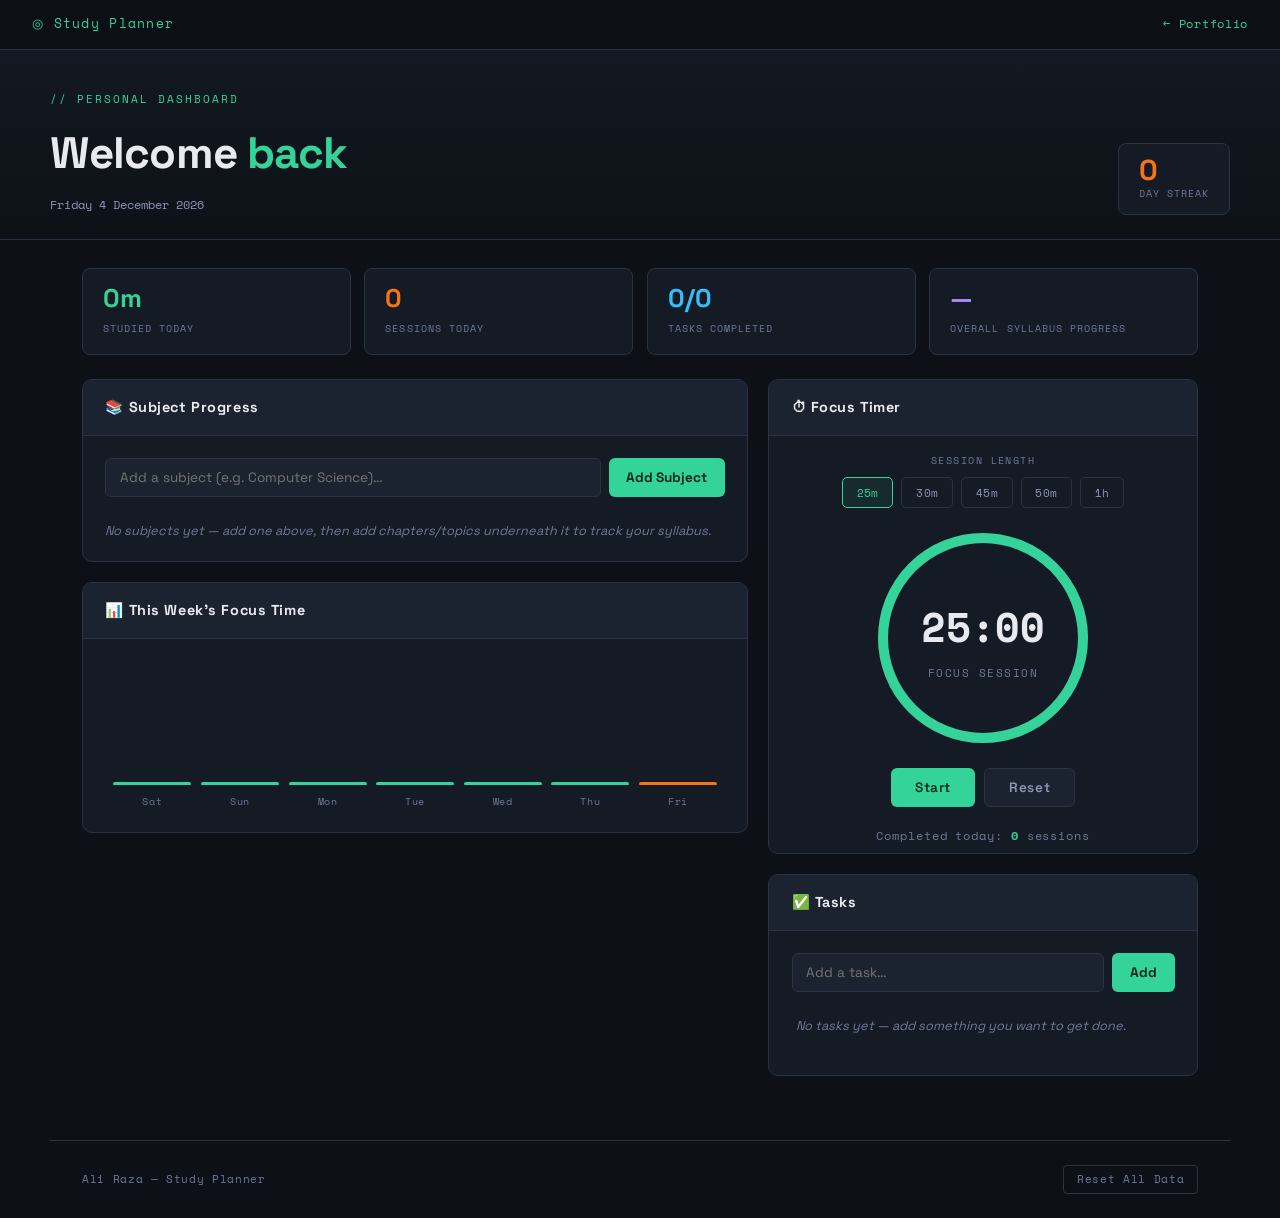
<file: study-planner.html>
<!DOCTYPE html>
<html lang="en">
<head>
<meta charset="UTF-8">
<meta name="viewport" content="width=device-width, initial-scale=1.0">
<title>Study Planner — Ali Raza</title>
<link href="https://fonts.googleapis.com/css2?family=Space+Grotesk:wght@400;500;600;700&family=Space+Mono&display=swap" rel="stylesheet">
<link rel="stylesheet" href="study-planner.css">
</head>
<body>

<nav>
  <div class="nav-logo">◎ Study Planner</div>
  <a href="index.html" class="back-home">← Portfolio</a>
</nav>

<header class="hero">
  <div class="hero-inner">
    <div class="hero-greeting">
      <div class="eyebrow">// Personal Dashboard</div>
      <h1>Welcome <span>back</span></h1>
      <div class="hero-date" id="todayDate"></div>
    </div>
    <div class="streak-badge">
      <div>
        <div class="streak-num" id="streakNum">0</div>
        <div class="streak-label">Day Streak</div>
      </div>
    </div>
  </div>
</header>

<main>

  <!-- STATS -->
  <div class="stats-row">
    <div class="stat-card c-green">
      <div class="stat-val" id="statToday">0m</div>
      <div class="stat-lbl">Studied Today</div>
    </div>
    <div class="stat-card c-orange">
      <div class="stat-val" id="statSessions">0</div>
      <div class="stat-lbl">Sessions Today</div>
    </div>
    <div class="stat-card c-blue">
      <div class="stat-val" id="statTasks">0/0</div>
      <div class="stat-lbl">Tasks Completed</div>
    </div>
    <div class="stat-card c-purple">
      <div class="stat-val" id="statProgress">—</div>
      <div class="stat-lbl">Overall Syllabus Progress</div>
    </div>
  </div>

  <div class="dashboard-grid">

    <!-- LEFT COLUMN -->
    <div class="col">

      <!-- SUBJECT PROGRESS -->
      <div class="panel">
        <div class="panel-header"><h2>📚 Subject Progress</h2></div>
        <div class="panel-body" style="padding-bottom:0.5rem">
          <div class="input-row">
            <input type="text" id="subjectInput" placeholder="Add a subject (e.g. Computer Science)...">
            <button id="subjectAddBtn">Add Subject</button>
          </div>
        </div>
        <div id="subjectList"></div>
        <div id="subjectEmpty" class="empty-state" style="padding:0 1.4rem 1.25rem">No subjects yet — add one above, then add chapters/topics underneath it to track your syllabus.</div>
      </div>

      <!-- WEEKLY CHART -->
      <div class="panel">
        <div class="panel-header"><h2>📊 This Week's Focus Time</h2></div>
        <div class="panel-body">
          <div class="chart-wrap">
            <div class="chart-bars" id="chartBars"></div>
          </div>
        </div>
      </div>

    </div>

    <!-- RIGHT COLUMN -->
    <div class="col">

      <!-- POMODORO TIMER -->
      <div class="panel">
        <div class="panel-header"><h2>⏱ Focus Timer</h2></div>
        <div class="panel-body timer-wrap">
          <div>
            <div class="duration-label" style="margin-bottom:0.5rem">Session length</div>
            <div class="mode-tabs" id="durationTabs">
              <button class="mode-tab active" data-mins="25">25m</button>
              <button class="mode-tab" data-mins="30">30m</button>
              <button class="mode-tab" data-mins="45">45m</button>
              <button class="mode-tab" data-mins="50">50m</button>
              <button class="mode-tab" data-mins="60">1h</button>
            </div>
          </div>
          <div class="timer-ring-wrap">
            <svg width="220" height="220" viewBox="0 0 220 220">
              <circle class="timer-track" cx="110" cy="110" r="100"></circle>
              <circle class="timer-progress" id="timerProgress" cx="110" cy="110" r="100"
                stroke-dasharray="628.3" stroke-dashoffset="0"></circle>
            </svg>
            <div class="timer-display">
              <div class="timer-time" id="timerTime">25:00</div>
              <div class="timer-mode-label" id="timerModeLabel">Focus Session</div>
            </div>
          </div>
          <div class="timer-controls">
            <button class="timer-btn primary" id="startBtn">Start</button>
            <button class="timer-btn secondary" id="resetBtn">Reset</button>
          </div>
          <div class="session-count">Completed today: <span id="sessionCountLabel">0</span> sessions</div>
        </div>
      </div>

      <!-- TODO LIST -->
      <div class="panel">
        <div class="panel-header"><h2>✅ Tasks</h2></div>
        <div class="panel-body">
          <div class="input-row">
            <input type="text" id="todoInput" placeholder="Add a task...">
            <button id="todoAddBtn">Add</button>
          </div>
          <div class="todo-list" id="todoList"></div>
        </div>
      </div>

    </div>
  </div>

</main>

<footer>
  <span>Ali Raza — Study Planner</span>
  <button class="reset-btn" id="resetAllBtn">Reset All Data</button>
</footer>

<script>
/* ============================================
   STORAGE HELPERS
   ============================================ */
const todayKey = () => {
  const d = new Date();
  return d.getFullYear() + '-' + String(d.getMonth()+1).padStart(2,'0') + '-' + String(d.getDate()).padStart(2,'0');
};
function load(key, fallback) {
  try { const raw = localStorage.getItem(key); return raw ? JSON.parse(raw) : fallback; }
  catch(e) { return fallback; }
}
function save(key, val) { localStorage.setItem(key, JSON.stringify(val)); }
function uid() { return Math.random().toString(36).slice(2, 10); }

/* ============================================
   DATA
   ============================================ */
let subjects = load('sp_subjects_v2', []);      // [{id, name, topics:[{id,name,done}]}]
let tasks = load('sp_tasks_v2', []);            // [{id, text, done}]
let sessions = load('sp_sessions', {});         // {date: minutes}
let sessionCounts = load('sp_session_counts', {}); // {date: count}

/* ============================================
   DATE
   ============================================ */
document.getElementById('todayDate').textContent = new Date().toLocaleDateString('en-GB', {
  weekday: 'long', year: 'numeric', month: 'long', day: 'numeric'
});

/* ============================================
   SUBJECTS — fully user-defined
   ============================================ */
document.getElementById('subjectAddBtn').addEventListener('click', addSubject);
document.getElementById('subjectInput').addEventListener('keypress', e => { if (e.key === 'Enter') addSubject(); });

function addSubject() {
  const input = document.getElementById('subjectInput');
  const name = input.value.trim();
  if (!name) return;
  subjects.push({ id: uid(), name, topics: [] });
  save('sp_subjects_v2', subjects);
  input.value = '';
  renderSubjects();
}

function renderSubjects() {
  const list = document.getElementById('subjectList');
  const emptyMsg = document.getElementById('subjectEmpty');
  list.innerHTML = '';
  emptyMsg.style.display = subjects.length === 0 ? 'block' : 'none';

  let totalDone = 0, totalAll = 0;

  subjects.forEach((subject, sIdx) => {
    const colorClass = 'col-' + (sIdx % 6);
    const done = subject.topics.filter(t => t.done).length;
    const total = subject.topics.length;
    const pct = total > 0 ? Math.round((done/total)*100) : 0;
    totalDone += done; totalAll += total;

    const card = document.createElement('div');
    card.className = 'subject-card ' + colorClass;

    const initial = subject.name.trim().charAt(0).toUpperCase() || '?';

    card.innerHTML = `
      <div class="subject-top">
        <div class="subject-name">
          <span class="subject-icon">${initial}</span>
          <span class="title-text">${escapeHtml(subject.name)}</span>
        </div>
        <div class="subject-actions">
          <span class="subject-pct">${pct}%</span>
          <button class="del-subject-btn" title="Delete subject">✕</button>
        </div>
      </div>
      <div class="progress-track"><div class="progress-fill" style="width:${pct}%"></div></div>
      <div class="topic-list"></div>
      ${total === 0 ? '<div class="empty-state" style="padding:0 0 0.6rem">No chapters added yet.</div>' : ''}
      <div class="input-row small" style="margin-bottom:0">
        <input type="text" placeholder="Add a chapter / topic...">
        <button>Add</button>
      </div>
    `;

    // Topic list
    const topicList = card.querySelector('.topic-list');
    subject.topics.forEach((topic, tIdx) => {
      const item = document.createElement('div');
      item.className = 'topic-item' + (topic.done ? ' done' : '');
      item.innerHTML = `<input type="checkbox" ${topic.done ? 'checked' : ''}><span class="t-text">${escapeHtml(topic.name)}</span><button class="del-btn" title="Remove">✕</button>`;
      item.querySelector('input').addEventListener('change', e => {
        subjects[sIdx].topics[tIdx].done = e.target.checked;
        save('sp_subjects_v2', subjects);
        renderSubjects();
      });
      item.querySelector('.t-text').addEventListener('click', () => {
        const cb = item.querySelector('input');
        cb.checked = !cb.checked;
        cb.dispatchEvent(new Event('change'));
      });
      item.querySelector('.del-btn').addEventListener('click', () => {
        subjects[sIdx].topics.splice(tIdx, 1);
        save('sp_subjects_v2', subjects);
        renderSubjects();
      });
      topicList.appendChild(item);
    });

    // Delete subject
    card.querySelector('.del-subject-btn').addEventListener('click', () => {
      if (!confirm(`Delete "${subject.name}" and all its chapters?`)) return;
      subjects.splice(sIdx, 1);
      save('sp_subjects_v2', subjects);
      renderSubjects();
    });

    // Add topic
    const topicInput = card.querySelector('.input-row input');
    const topicAddBtn = card.querySelector('.input-row button');
    function addTopic() {
      const val = topicInput.value.trim();
      if (!val) return;
      subjects[sIdx].topics.push({ id: uid(), name: val, done: false });
      save('sp_subjects_v2', subjects);
      renderSubjects();
    }
    topicAddBtn.addEventListener('click', addTopic);
    topicInput.addEventListener('keypress', e => { if (e.key === 'Enter') addTopic(); });

    list.appendChild(card);
  });

  document.getElementById('statProgress').textContent = totalAll > 0 ? Math.round((totalDone/totalAll)*100) + '%' : '—';
}

function escapeHtml(str) {
  const div = document.createElement('div');
  div.textContent = str;
  return div.innerHTML;
}

/* ============================================
   TASKS — persistent, fully user-controlled
   ============================================ */
function renderTasks() {
  const list = document.getElementById('todoList');
  list.innerHTML = '';
  if (tasks.length === 0) {
    list.innerHTML = '<div class="empty-state">No tasks yet — add something you want to get done.</div>';
  }
  let done = 0;
  tasks.forEach((task, i) => {
    if (task.done) done++;
    const item = document.createElement('div');
    item.className = 'todo-item' + (task.done ? ' done' : '');
    item.innerHTML = `<input type="checkbox" ${task.done ? 'checked' : ''}><span>${escapeHtml(task.text)}</span><button class="del-btn">✕</button>`;
    item.querySelector('input').addEventListener('change', e => {
      tasks[i].done = e.target.checked;
      save('sp_tasks_v2', tasks);
      renderTasks();
    });
    item.querySelector('span').addEventListener('click', () => {
      const cb = item.querySelector('input');
      cb.checked = !cb.checked;
      cb.dispatchEvent(new Event('change'));
    });
    item.querySelector('.del-btn').addEventListener('click', () => {
      tasks.splice(i, 1);
      save('sp_tasks_v2', tasks);
      renderTasks();
    });
    list.appendChild(item);
  });
  document.getElementById('statTasks').textContent = `${done}/${tasks.length}`;
}

document.getElementById('todoAddBtn').addEventListener('click', addTask);
document.getElementById('todoInput').addEventListener('keypress', e => { if (e.key === 'Enter') addTask(); });
function addTask() {
  const input = document.getElementById('todoInput');
  const text = input.value.trim();
  if (!text) return;
  tasks.push({ id: uid(), text, done: false });
  save('sp_tasks_v2', tasks);
  input.value = '';
  renderTasks();
}

/* ============================================
   WEEKLY CHART
   ============================================ */
function renderChart() {
  const bars = document.getElementById('chartBars');
  bars.innerHTML = '';
  const days = [];
  for (let i = 6; i >= 0; i--) {
    const d = new Date();
    d.setDate(d.getDate() - i);
    const key = d.getFullYear() + '-' + String(d.getMonth()+1).padStart(2,'0') + '-' + String(d.getDate()).padStart(2,'0');
    days.push({ key, label: d.toLocaleDateString('en-GB', { weekday: 'short' }), isToday: i === 0 });
  }
  const maxMin = Math.max(60, ...days.map(d => sessions[d.key] || 0));
  days.forEach(d => {
    const mins = sessions[d.key] || 0;
    const heightPct = Math.max((mins / maxMin) * 100, 2);
    const col = document.createElement('div');
    col.className = 'chart-col';
    col.innerHTML = `
      <div class="chart-mins">${mins > 0 ? mins+'m' : ''}</div>
      <div class="chart-bar-track"><div class="chart-bar ${d.isToday ? 'today' : ''}" style="height:${heightPct}%"></div></div>
      <div class="chart-label">${d.label}</div>
    `;
    bars.appendChild(col);
  });
}

/* ============================================
   STREAK
   ============================================ */
function calcStreak() {
  let streak = 0;
  let d = new Date();
  while (true) {
    const key = d.getFullYear() + '-' + String(d.getMonth()+1).padStart(2,'0') + '-' + String(d.getDate()).padStart(2,'0');
    if ((sessions[key] || 0) > 0) {
      streak++;
      d.setDate(d.getDate() - 1);
    } else break;
  }
  document.getElementById('streakNum').textContent = streak;
}

/* ============================================
   STATS
   ============================================ */
function renderStats() {
  const tKey = todayKey();
  document.getElementById('statToday').textContent = (sessions[tKey] || 0) + 'm';
  document.getElementById('statSessions').textContent = sessionCounts[tKey] || 0;
  document.getElementById('sessionCountLabel').textContent = sessionCounts[tKey] || 0;
  calcStreak();
  renderChart();
}

/* ============================================
   POMODORO TIMER — adjustable duration
   ============================================ */
let sessionMinutes = load('sp_timer_duration', 25);
let totalSeconds = sessionMinutes * 60;
let remaining = totalSeconds;
let timerInterval = null;
let isRunning = false;
const CIRC = 2 * Math.PI * 100; // ≈ 628.3

// Set initial active tab based on saved duration
document.querySelectorAll('#durationTabs .mode-tab').forEach(btn => {
  if (parseInt(btn.dataset.mins) === sessionMinutes) btn.classList.add('active');
  else btn.classList.remove('active');
});

function updateTimerDisplay() {
  const m = Math.floor(remaining / 60).toString().padStart(2, '0');
  const s = (remaining % 60).toString().padStart(2, '0');
  document.getElementById('timerTime').textContent = `${m}:${s}`;
  const progress = remaining / totalSeconds;
  document.getElementById('timerProgress').style.strokeDashoffset = CIRC * (1 - progress);
}

document.querySelectorAll('#durationTabs .mode-tab').forEach(btn => {
  btn.addEventListener('click', () => {
    if (isRunning) return;
    document.querySelectorAll('#durationTabs .mode-tab').forEach(b => b.classList.remove('active'));
    btn.classList.add('active');
    sessionMinutes = parseInt(btn.dataset.mins);
    save('sp_timer_duration', sessionMinutes);
    totalSeconds = sessionMinutes * 60;
    remaining = totalSeconds;
    updateTimerDisplay();
  });
});

document.getElementById('startBtn').addEventListener('click', () => {
  if (isRunning) {
    clearInterval(timerInterval);
    isRunning = false;
    document.getElementById('startBtn').textContent = 'Resume';
    setDurationTabsDisabled(false);
  } else {
    isRunning = true;
    document.getElementById('startBtn').textContent = 'Pause';
    setDurationTabsDisabled(true);
    timerInterval = setInterval(() => {
      remaining--;
      updateTimerDisplay();
      if (remaining <= 0) {
        clearInterval(timerInterval);
        isRunning = false;
        document.getElementById('startBtn').textContent = 'Start';
        setDurationTabsDisabled(false);
        onSessionComplete();
      }
    }, 1000);
  }
});

document.getElementById('resetBtn').addEventListener('click', () => {
  clearInterval(timerInterval);
  isRunning = false;
  remaining = totalSeconds;
  document.getElementById('startBtn').textContent = 'Start';
  setDurationTabsDisabled(false);
  updateTimerDisplay();
});

function setDurationTabsDisabled(disabled) {
  document.querySelectorAll('#durationTabs .mode-tab').forEach(b => b.disabled = disabled);
}

function onSessionComplete() {
  const tKey = todayKey();
  sessions[tKey] = (sessions[tKey] || 0) + sessionMinutes;
  sessionCounts[tKey] = (sessionCounts[tKey] || 0) + 1;
  save('sp_sessions', sessions);
  save('sp_session_counts', sessionCounts);
  renderStats();
  remaining = totalSeconds;
  updateTimerDisplay();
  document.title = '✅ Session done! — Study Planner';
  setTimeout(() => { document.title = 'Study Planner — Ali Raza'; }, 4000);
}

/* ============================================
   RESET ALL
   ============================================ */
document.getElementById('resetAllBtn').addEventListener('click', () => {
  if (!confirm('This will erase all subjects, tasks, and session history. Continue?')) return;
  ['sp_subjects_v2','sp_tasks_v2','sp_sessions','sp_session_counts','sp_timer_duration'].forEach(k => localStorage.removeItem(k));
  location.reload();
});

/* ============================================
   INIT
   ============================================ */
renderSubjects();
renderTasks();
renderStats();
updateTimerDisplay();
</script>

</body>
</html>
</file>
<file: style.css>
/* ========================
   RESET & ROOT VARIABLES
   ======================== */
*, *::before, *::after {
  box-sizing: border-box;
  margin: 0;
  padding: 0;
}

:root {
  --black:   #0a0a0a;
  --white:   #f5f2ed;
  --accent:  #d94f1e;
  --mid:     #2a2a2a;
  --muted:   #888;
  --border:  #2a2a2a;
  --grid-line: rgba(255, 255, 255, 0.05);
}

html {
  scroll-behavior: smooth;
}

body {
  background: var(--black);
  color: var(--white);
  font-family: 'Space Grotesk', sans-serif;
  font-size: 16px;
  line-height: 1.6;
  overflow-x: hidden;
}

a {
  text-decoration: none;
  color: inherit;
}

/* ========================
   NAV
   ======================== */
nav {
  position: fixed;
  top: 0;
  left: 0;
  right: 0;
  z-index: 100;
  display: flex;
  align-items: center;
  justify-content: space-between;
  padding: 1.25rem 2.5rem;
  border-bottom: 1px solid var(--border);
  background: rgba(10, 10, 10, 0.92);
  backdrop-filter: blur(12px);
}

.nav-logo {
  font-family: 'Space Mono', monospace;
  font-size: 0.85rem;
  letter-spacing: 0.08em;
  color: var(--accent);
}

.nav-links {
  display: flex;
  gap: 2rem;
  list-style: none;
}

.nav-links a {
  color: var(--muted);
  font-size: 0.85rem;
  letter-spacing: 0.05em;
  text-transform: uppercase;
  transition: color 0.2s;
}

.nav-links a:hover {
  color: var(--white);
}

/* ========================
   BUTTONS
   ======================== */
.btn {
  display: inline-block;
  padding: 0.75rem 1.75rem;
  font-size: 0.85rem;
  font-family: 'Space Grotesk', sans-serif;
  font-weight: 600;
  letter-spacing: 0.06em;
  text-transform: uppercase;
  cursor: pointer;
  border: none;
  transition: all 0.2s;
}

.btn-primary {
  background: var(--accent);
  color: var(--white);
}

.btn-primary:hover {
  background: #c04419;
}

.btn-outline {
  background: transparent;
  color: var(--white);
  border: 1px solid var(--border);
}

.btn-outline:hover {
  border-color: var(--white);
}

/* ========================
   HERO
   ======================== */
.hero {
  min-height: 100vh;
  display: grid;
  grid-template-columns: 1fr 1fr;
  border-bottom: 1px solid var(--border);
  position: relative;
  overflow: hidden;
}

.hero::before {
  content: '';
  position: absolute;
  inset: 0;
  background-image:
    linear-gradient(var(--grid-line) 1px, transparent 1px),
    linear-gradient(90deg, var(--grid-line) 1px, transparent 1px);
  background-size: 60px 60px;
  pointer-events: none;
}

.hero-left {
  padding: 10rem 2.5rem 4rem;
  border-right: 1px solid var(--border);
  display: flex;
  flex-direction: column;
  justify-content: center;
  position: relative;
  z-index: 1;
}

.hero-eyebrow {
  font-family: 'Space Mono', monospace;
  font-size: 0.75rem;
  letter-spacing: 0.15em;
  color: var(--accent);
  text-transform: uppercase;
  margin-bottom: 1.5rem;
}

.hero-name {
  font-size: clamp(3.5rem, 7vw, 6rem);
  font-weight: 700;
  line-height: 0.95;
  letter-spacing: -0.03em;
  margin-bottom: 1.5rem;
}

.hero-name span {
  color: var(--accent);
}

.hero-desc {
  font-size: 1.1rem;
  color: var(--muted);
  max-width: 420px;
  line-height: 1.7;
  margin-bottom: 2.5rem;
}

.hero-cta {
  display: flex;
  gap: 1rem;
  flex-wrap: wrap;
}

.hero-right {
  padding: 10rem 2.5rem 4rem;
  display: flex;
  flex-direction: column;
  justify-content: center;
  gap: 2rem;
  position: relative;
  z-index: 1;
}

.stat-item {
  border-left: 2px solid var(--accent);
  padding-left: 1.25rem;
}

.stat-num {
  font-size: 2.5rem;
  font-weight: 700;
  letter-spacing: -0.02em;
  line-height: 1;
}

.stat-label {
  font-family: 'Space Mono', monospace;
  font-size: 0.75rem;
  color: var(--muted);
  letter-spacing: 0.1em;
  text-transform: uppercase;
  margin-top: 0.3rem;
}

.subjects-row {
  display: flex;
  gap: 0.5rem;
  flex-wrap: wrap;
  margin-top: 1.5rem;
}

.tag {
  font-family: 'Space Mono', monospace;
  font-size: 0.7rem;
  letter-spacing: 0.08em;
  padding: 0.35rem 0.75rem;
  border: 1px solid var(--border);
  color: var(--muted);
  text-transform: uppercase;
}

.tag.active {
  border-color: var(--accent);
  color: var(--accent);
}

/* ========================
   SECTION BASE
   ======================== */
section {
  border-bottom: 1px solid var(--border);
}

.section-header {
  display: flex;
  align-items: center;
  gap: 1rem;
  padding: 1.5rem 2.5rem;
  border-bottom: 1px solid var(--border);
}

.section-num {
  font-family: 'Space Mono', monospace;
  font-size: 0.7rem;
  color: var(--accent);
  letter-spacing: 0.1em;
}

.section-title {
  font-size: 0.75rem;
  font-weight: 600;
  letter-spacing: 0.15em;
  text-transform: uppercase;
  color: var(--muted);
}

/* ========================
   ABOUT
   ======================== */
.about-grid {
  display: grid;
  grid-template-columns: 1fr 1fr;
}

.about-text {
  padding: 4rem 2.5rem;
  border-right: 1px solid var(--border);
}

.about-text h2 {
  font-size: clamp(2rem, 4vw, 3rem);
  font-weight: 700;
  letter-spacing: -0.02em;
  line-height: 1.1;
  margin-bottom: 1.5rem;
}

.about-text h2 em {
  font-style: normal;
  color: var(--accent);
}

.about-text p {
  color: var(--muted);
  line-height: 1.8;
  margin-bottom: 1rem;
  max-width: 460px;
}

.skills-panel {
  padding: 4rem 2.5rem;
}

.skill-group {
  margin-bottom: 2rem;
}

.skill-group-label {
  font-family: 'Space Mono', monospace;
  font-size: 0.7rem;
  letter-spacing: 0.12em;
  color: var(--accent);
  text-transform: uppercase;
  margin-bottom: 0.75rem;
}

.skill-list {
  display: flex;
  flex-wrap: wrap;
  gap: 0.5rem;
}

.skill-pill {
  font-size: 0.8rem;
  padding: 0.3rem 0.85rem;
  background: var(--mid);
  color: var(--white);
}

/* ========================
   PROJECTS
   ======================== */
.projects-grid {
  display: grid;
  grid-template-columns: repeat(3, 1fr);
}

.project-card {
  border-right: 1px solid var(--border);
  padding: 2.5rem;
  display: flex;
  flex-direction: column;
  gap: 1rem;
  transition: background 0.2s;
  color: inherit;
}

.project-card:last-child {
  border-right: none;
}

.project-card:hover {
  background: var(--mid);
}

.project-num {
  font-family: 'Space Mono', monospace;
  font-size: 0.7rem;
  color: var(--accent);
  letter-spacing: 0.1em;
}

.project-title {
  font-size: 1.35rem;
  font-weight: 700;
  letter-spacing: -0.01em;
  line-height: 1.2;
}

.project-desc {
  font-size: 0.875rem;
  color: var(--muted);
  line-height: 1.7;
  flex: 1;
}

.project-tags {
  display: flex;
  gap: 0.4rem;
  flex-wrap: wrap;
}

.project-tag {
  font-family: 'Space Mono', monospace;
  font-size: 0.65rem;
  letter-spacing: 0.08em;
  padding: 0.25rem 0.6rem;
  border: 1px solid var(--border);
  color: var(--muted);
  text-transform: uppercase;
}

.project-arrow {
  font-size: 1.25rem;
  color: var(--accent);
  align-self: flex-end;
  transition: transform 0.2s;
}

.project-card:hover .project-arrow {
  transform: translate(4px, -4px);
}

/* ========================
   CONTACT
   ======================== */
.contact-inner {
  display: grid;
  grid-template-columns: 1fr 1fr;
}

.contact-left {
  padding: 5rem 2.5rem;
  border-right: 1px solid var(--border);
}

.contact-left h2 {
  font-size: clamp(2.5rem, 5vw, 4rem);
  font-weight: 700;
  letter-spacing: -0.03em;
  line-height: 1;
  margin-bottom: 1.5rem;
}

.contact-left h2 span {
  color: var(--accent);
}

.contact-left p {
  color: var(--muted);
  max-width: 380px;
  line-height: 1.8;
  margin-bottom: 2rem;
}

.contact-right {
  padding: 5rem 2.5rem;
  display: flex;
  flex-direction: column;
  gap: 1.5rem;
  justify-content: center;
}

.contact-link {
  display: flex;
  align-items: center;
  gap: 1rem;
  padding: 1.25rem;
  border: 1px solid var(--border);
  transition: all 0.2s;
}

.contact-link:hover {
  border-color: var(--accent);
  background: rgba(217, 79, 30, 0.05);
}

.contact-link-icon {
  font-family: 'Space Mono', monospace;
  font-size: 0.75rem;
  color: var(--accent);
  min-width: 70px;
  letter-spacing: 0.08em;
}

.contact-link-text {
  font-size: 0.9rem;
  color: var(--muted);
}

.contact-link:hover .contact-link-text {
  color: var(--white);
}

/* ========================
   FOOTER
   ======================== */
footer {
  padding: 1.5rem 2.5rem;
  display: flex;
  align-items: center;
  justify-content: space-between;
}

.footer-copy {
  font-family: 'Space Mono', monospace;
  font-size: 0.7rem;
  color: var(--muted);
  letter-spacing: 0.08em;
}

/* ========================
   SCROLL REVEAL
   ======================== */
.reveal {
  opacity: 0;
  transform: translateY(28px);
  transition: opacity 0.6s ease, transform 0.6s ease;
}

.reveal.visible {
  opacity: 1;
  transform: none;
}

/* ========================
   RESPONSIVE
   ======================== */
@media (max-width: 768px) {
  nav { padding: 1rem 1.25rem; }
  .nav-links { display: none; }

  .hero { grid-template-columns: 1fr; }
  .hero-left { padding: 7rem 1.25rem 2rem; }
  .hero-right { padding: 2rem 1.25rem 3rem; border-top: 1px solid var(--border); }
  .hero::before { background-size: 40px 40px; }

  .about-grid,
  .contact-inner { grid-template-columns: 1fr; }

  .about-text { border-right: none; border-bottom: 1px solid var(--border); }
  .about-text,
  .skills-panel,
  .contact-left,
  .contact-right { padding: 2.5rem 1.25rem; }

  .projects-grid { grid-template-columns: 1fr; }
  .project-card { border-right: none; border-bottom: 1px solid var(--border); }

  .contact-left { border-right: none; border-bottom: 1px solid var(--border); }
  .section-header { padding: 1.25rem; }

  footer {
    padding: 1.25rem;
    flex-direction: column;
    gap: 0.5rem;
    text-align: center;
  }
}
</file>
<file: math.css>
*, *::before, *::after { box-sizing: border-box; margin: 0; padding: 0; }

:root {
  --bg:       #0f1117;
  --surface:  #161b27;
  --surface2: #1c2333;
  --border:   #2a3249;
  --accent:   #a78bfa;   /* purple — maths theme */
  --accent2:  #60a5fa;   /* blue */
  --green:    #34d399;
  --orange:   #f97316;
  --pink:     #f472b6;
  --white:    #e8eaf0;
  --muted:    #6b7a9a;
  --muted2:   #8892b0;
  --card-bg:  #111827;
}

html { scroll-behavior: smooth; }
body { background: var(--bg); color: var(--white); font-family: 'Space Grotesk', sans-serif; font-size: 16px; line-height: 1.7; }
a { color: inherit; text-decoration: none; }

/* ========================
   NAV
   ======================== */
nav {
  position: sticky; top: 0; z-index: 100;
  display: flex; align-items: center; justify-content: space-between;
  padding: 0.9rem 2rem; gap: 1rem;
  border-bottom: 1px solid var(--border);
  background: rgba(15,17,23,0.97);
  backdrop-filter: blur(16px);
}
.nav-logo { font-family: 'Space Mono', monospace; font-size: 0.78rem; color: var(--accent); letter-spacing: 0.1em; }
.nav-links { display: flex; gap: 0.4rem; flex-wrap: wrap; }
.nav-links a {
  font-family: 'Space Mono', monospace; font-size: 0.65rem;
  letter-spacing: 0.06em; padding: 0.3rem 0.75rem;
  border: 1px solid var(--border); color: var(--muted2);
  border-radius: 3px; transition: all 0.18s; white-space: nowrap;
}
.nav-links a:hover, .nav-links a.active {
  border-color: var(--accent); color: var(--accent);
  background: rgba(167,139,250,0.08);
}
.back-home { font-family: 'Space Mono', monospace; font-size: 0.72rem; color: var(--accent); letter-spacing: 0.06em; transition: opacity 0.2s; }
.back-home:hover { opacity: 0.7; }

/* ========================
   PAGE HEADER
   ======================== */
.page-header {
  padding: 3.5rem 2rem 2.5rem;
  border-bottom: 1px solid var(--border);
  background: linear-gradient(180deg, #111827 0%, var(--bg) 100%);
}
.page-header-inner { max-width: 1100px; margin: 0 auto; }
.eyebrow { font-family: 'Space Mono', monospace; font-size: 0.7rem; color: var(--accent); letter-spacing: 0.18em; text-transform: uppercase; margin-bottom: 0.85rem; }
.page-header h1 { font-size: clamp(2rem, 5vw, 3.5rem); font-weight: 700; letter-spacing: -0.02em; line-height: 1.1; margin-bottom: 0.6rem; }
.page-header h1 span { color: var(--accent); }
.page-header p { color: var(--muted2); font-size: 0.95rem; max-width: 600px; }

/* ========================
   MAIN
   ======================== */
main { max-width: 1100px; margin: 0 auto; padding: 2rem 2rem 5rem; }

/* ========================
   SECTION
   ======================== */
.section { margin-top: 2.5rem; border: 1px solid var(--border); border-radius: 8px; overflow: hidden; }
.section-header {
  display: flex; align-items: center; gap: 1rem;
  padding: 1rem 1.5rem;
  background: var(--surface2);
  border-bottom: 1px solid var(--border);
}
.section-num {
  font-family: 'Space Mono', monospace; font-size: 0.65rem;
  color: var(--accent); background: rgba(167,139,250,0.12);
  padding: 0.18rem 0.5rem; border-radius: 3px; letter-spacing: 0.12em;
}
.section-header h2 { font-size: 0.95rem; font-weight: 700; letter-spacing: 0.06em; text-transform: uppercase; }

/* ========================
   CONTENT BLOCK
   ======================== */
.content-block {
  padding: 1.75rem;
  border-bottom: 1px solid var(--border);
  background: var(--surface);
}
.content-block:last-child { border-bottom: none; }
.block-title {
  font-family: 'Space Mono', monospace; font-size: 0.67rem;
  color: var(--accent2); letter-spacing: 0.14em; text-transform: uppercase;
  margin-bottom: 1.25rem;
  display: flex; align-items: center; gap: 0.6rem;
}
.block-title::before { content: ''; display: inline-block; width: 16px; height: 2px; background: var(--accent2); border-radius: 2px; flex-shrink: 0; }

/* ========================
   FORMULA GRID
   ======================== */
.formula-grid { display: grid; grid-template-columns: repeat(auto-fill, minmax(230px, 1fr)); gap: 0.75rem; margin-bottom: 1.25rem; }
.formula-card {
  background: var(--card-bg); border: 1px solid var(--border);
  border-radius: 6px; padding: 1rem 1.15rem;
  display: flex; flex-direction: column; gap: 0.4rem;
  transition: border-color 0.2s;
}
.formula-card:hover { border-color: rgba(167,139,250,0.45); }
.formula-card.key { border-left: 3px solid var(--accent); background: rgba(167,139,250,0.05); }
.formula-card.wide { grid-column: 1/-1; }
.f-eq { font-family: 'Space Mono', monospace; font-size: 1rem; color: #f0f6ff; line-height: 1.5; }
.f-name { font-size: 0.73rem; font-weight: 600; color: var(--accent); letter-spacing: 0.07em; text-transform: uppercase; }
.f-note { font-size: 0.77rem; color: var(--muted2); line-height: 1.6; border-top: 1px solid var(--border); padding-top: 0.4rem; margin-top: 0.15rem; }

/* ========================
   VISUALIZER CANVAS
   ======================== */
.viz-wrap {
  background: var(--card-bg); border: 1px solid var(--border);
  border-radius: 6px; padding: 1.25rem; margin-bottom: 1rem;
}
.viz-wrap h4 { font-size: 0.78rem; color: var(--muted2); margin-bottom: 1rem; font-family: 'Space Mono', monospace; letter-spacing: 0.08em; }
.viz-controls { display: flex; flex-wrap: wrap; gap: 0.75rem; margin-top: 1rem; align-items: center; }
.viz-controls label { font-size: 0.78rem; color: var(--muted2); display: flex; align-items: center; gap: 0.5rem; }
.viz-controls input[type=range] { accent-color: var(--accent); width: 120px; cursor: pointer; }
.viz-controls span { font-family: 'Space Mono', monospace; font-size: 0.75rem; color: var(--accent); min-width: 36px; }
canvas { display: block; width: 100%; border-radius: 4px; }

/* ========================
   INFO BOXES
   ======================== */
.info-grid { display: grid; grid-template-columns: repeat(auto-fill, minmax(260px, 1fr)); gap: 0.75rem; }
.info-card {
  background: var(--card-bg); border: 1px solid var(--border);
  border-radius: 6px; padding: 1.1rem 1.25rem;
}
.info-card h4 { font-size: 0.8rem; font-weight: 700; color: var(--white); margin-bottom: 0.5rem; }
.info-card p, .info-card li { font-size: 0.82rem; color: var(--muted2); line-height: 1.7; }
.info-card ul { padding-left: 1.1rem; }
.info-card.green-border { border-left: 3px solid var(--green); }
.info-card.blue-border  { border-left: 3px solid var(--accent2); }
.info-card.pink-border  { border-left: 3px solid var(--pink); }
.info-card.orange-border{ border-left: 3px solid var(--orange); }
.info-card.purple-border{ border-left: 3px solid var(--accent); }

/* ========================
   TOPIC CARDS (home page)
   ======================== */
.topic-grid { display: grid; grid-template-columns: repeat(auto-fill, minmax(260px, 1fr)); gap: 1rem; padding: 2rem; }
.topic-card {
  border: 1px solid var(--border); border-radius: 8px;
  padding: 1.75rem; background: var(--surface);
  display: flex; flex-direction: column; gap: 0.75rem;
  transition: all 0.2s; cursor: pointer;
}
.topic-card:hover { border-color: var(--accent); background: var(--surface2); transform: translateY(-2px); }
.topic-card-icon { font-size: 1.75rem; }
.topic-card-num { font-family: 'Space Mono', monospace; font-size: 0.65rem; color: var(--accent); letter-spacing: 0.12em; }
.topic-card h3 { font-size: 1.05rem; font-weight: 700; }
.topic-card p { font-size: 0.82rem; color: var(--muted2); line-height: 1.6; flex: 1; }
.topic-card-link { font-family: 'Space Mono', monospace; font-size: 0.7rem; color: var(--accent); letter-spacing: 0.06em; }

/* ========================
   FOOTER
   ======================== */
footer { max-width: 1100px; margin: 0 auto; padding: 1.5rem 2rem; border-top: 1px solid var(--border); display: flex; justify-content: space-between; align-items: center; }
footer span { font-family: 'Space Mono', monospace; font-size: 0.67rem; color: var(--muted); letter-spacing: 0.06em; }

/* ========================
   RESPONSIVE
   ======================== */
@media (max-width: 768px) {
  nav { padding: 0.75rem 1rem; }
  .nav-links { display: none; }
  .page-header { padding: 2.5rem 1.25rem 2rem; }
  main { padding: 1.5rem 1.25rem 3rem; }
  .content-block { padding: 1.25rem 1rem; }
  .formula-grid { grid-template-columns: 1fr; }
  .formula-card.wide { grid-column: auto; }
  footer { flex-direction: column; gap: 0.4rem; text-align: center; }
  .topic-grid { grid-template-columns: 1fr; padding: 1.25rem; }
}
</file>
<file: physics.css>
/* ========================
   RESET & ROOT
   ======================== */
*, *::before, *::after {
  box-sizing: border-box;
  margin: 0;
  padding: 0;
}

:root {
  --bg:        #0f1117;
  --surface:   #161b27;
  --surface2:  #1c2333;
  --border:    #2a3249;
  --accent:    #f97316;
  --accent-dim:#7c3d16;
  --blue:      #60a5fa;
  --green:     #34d399;
  --purple:    #a78bfa;
  --white:     #e8eaf0;
  --muted:     #6b7a9a;
  --muted2:    #8892b0;
  --formula-bg:#111827;
}

html { scroll-behavior: smooth; }

body {
  background: var(--bg);
  color: var(--white);
  font-family: 'Space Grotesk', sans-serif;
  font-size: 16px;
  line-height: 1.7;
}

a { color: inherit; text-decoration: none; }

/* ========================
   NAV
   ======================== */
nav {
  position: sticky;
  top: 0;
  z-index: 100;
  display: flex;
  align-items: center;
  justify-content: space-between;
  padding: 1rem 2.5rem;
  border-bottom: 1px solid var(--border);
  background: rgba(15, 17, 23, 0.97);
  backdrop-filter: blur(16px);
  gap: 1rem;
}

.back {
  font-family: 'Space Mono', monospace;
  font-size: 0.75rem;
  color: var(--accent);
  letter-spacing: 0.06em;
  transition: opacity 0.2s;
  white-space: nowrap;
}
.back:hover { opacity: 0.7; }

.nav-title {
  font-family: 'Space Mono', monospace;
  font-size: 0.7rem;
  color: var(--muted);
  letter-spacing: 0.08em;
  text-align: center;
}

.print-btn {
  font-family: 'Space Grotesk', sans-serif;
  font-size: 0.8rem;
  font-weight: 600;
  letter-spacing: 0.05em;
  padding: 0.5rem 1.25rem;
  background: var(--accent);
  color: #fff;
  border: none;
  cursor: pointer;
  white-space: nowrap;
  border-radius: 4px;
  transition: background 0.2s;
}
.print-btn:hover { background: #ea6d0c; }

/* ========================
   HEADER
   ======================== */
header {
  border-bottom: 1px solid var(--border);
  padding: 4rem 2.5rem 3rem;
  background: linear-gradient(180deg, #111827 0%, var(--bg) 100%);
}

.header-inner { max-width: 1100px; margin: 0 auto; }

.eyebrow {
  font-family: 'Space Mono', monospace;
  font-size: 0.72rem;
  color: var(--accent);
  letter-spacing: 0.18em;
  text-transform: uppercase;
  margin-bottom: 1rem;
}

header h1 {
  font-size: clamp(2.2rem, 5vw, 3.8rem);
  font-weight: 700;
  letter-spacing: -0.02em;
  line-height: 1.1;
  margin-bottom: 0.75rem;
}
header h1 span { color: var(--accent); }

header > .header-inner > p {
  color: var(--muted2);
  font-size: 1rem;
  margin-bottom: 2rem;
}

/* Table of Contents */
.toc {
  display: flex;
  flex-wrap: wrap;
  gap: 0.5rem;
  margin-top: 1.5rem;
}

.toc a {
  font-family: 'Space Mono', monospace;
  font-size: 0.68rem;
  letter-spacing: 0.06em;
  padding: 0.35rem 0.85rem;
  border: 1px solid var(--border);
  color: var(--muted2);
  border-radius: 3px;
  transition: all 0.2s;
  white-space: nowrap;
}
.toc a:hover {
  border-color: var(--accent);
  color: var(--accent);
  background: rgba(249,115,22,0.06);
}

/* ========================
   MAIN LAYOUT
   ======================== */
main {
  max-width: 1100px;
  margin: 0 auto;
  padding: 2rem 2.5rem 5rem;
}

/* ========================
   TOPIC SECTION
   ======================== */
.topic {
  margin-top: 3rem;
  border: 1px solid var(--border);
  border-radius: 8px;
  overflow: hidden;
}

.topic-header {
  display: flex;
  align-items: center;
  gap: 1.25rem;
  padding: 1.1rem 1.75rem;
  background: var(--surface2);
  border-bottom: 1px solid var(--border);
}

.topic-num {
  font-family: 'Space Mono', monospace;
  font-size: 0.68rem;
  color: var(--accent);
  letter-spacing: 0.14em;
  background: rgba(249,115,22,0.12);
  padding: 0.2rem 0.55rem;
  border-radius: 3px;
}

.topic-header h2 {
  font-size: 1rem;
  font-weight: 700;
  letter-spacing: 0.06em;
  text-transform: uppercase;
  color: var(--white);
}

/* ========================
   SUBTOPIC
   ======================== */
.subtopic {
  padding: 1.75rem 1.75rem 1.5rem;
  border-bottom: 1px solid var(--border);
  background: var(--surface);
}
.subtopic:last-child { border-bottom: none; }

.subtopic h3 {
  font-family: 'Space Mono', monospace;
  font-size: 0.68rem;
  color: var(--blue);
  letter-spacing: 0.14em;
  text-transform: uppercase;
  margin-bottom: 1.25rem;
  display: flex;
  align-items: center;
  gap: 0.6rem;
}
.subtopic h3::before {
  content: '';
  display: inline-block;
  width: 18px;
  height: 2px;
  background: var(--blue);
  border-radius: 2px;
  flex-shrink: 0;
}

/* ========================
   FORMULA GRID
   ======================== */
.formula-grid {
  display: grid;
  grid-template-columns: repeat(auto-fill, minmax(240px, 1fr));
  gap: 0.75rem;
}

/* Wide cards span full width */
.formula-card.wide {
  grid-column: 1 / -1;
}

.formula-card {
  background: var(--formula-bg);
  border: 1px solid var(--border);
  border-radius: 6px;
  padding: 1.1rem 1.25rem;
  display: flex;
  flex-direction: column;
  gap: 0.45rem;
  transition: border-color 0.2s, background 0.2s;
  position: relative;
}
.formula-card:hover {
  border-color: rgba(249,115,22,0.4);
  background: #131927;
}

/* Highlighted / key formula */
.formula-card.highlight {
  border-left: 3px solid var(--accent);
  background: rgba(249,115,22,0.05);
}
.formula-card.highlight:hover {
  background: rgba(249,115,22,0.09);
}

/* The actual formula text */
.formula {
  font-family: 'Space Mono', monospace;
  font-size: 1.05rem;
  color: #f0f6ff;
  letter-spacing: 0.01em;
  line-height: 1.5;
}

/* Label under formula */
.formula-desc {
  font-size: 0.75rem;
  font-weight: 600;
  color: var(--accent);
  letter-spacing: 0.07em;
  text-transform: uppercase;
}

/* Variable definitions */
.variables {
  font-size: 0.78rem;
  color: var(--muted2);
  line-height: 1.65;
  border-top: 1px solid var(--border);
  padding-top: 0.45rem;
  margin-top: 0.2rem;
}

/* ========================
   CONSTANTS TABLE
   ======================== */
#constants .formula-grid {
  grid-template-columns: repeat(auto-fill, minmax(210px, 1fr));
}

#constants .formula-card {
  background: rgba(96,165,250,0.04);
  border-color: rgba(96,165,250,0.2);
}
#constants .formula {
  color: var(--blue);
}
#constants .formula-desc {
  color: var(--muted2);
  text-transform: none;
  letter-spacing: 0;
  font-size: 0.78rem;
}

/* ========================
   FOOTER
   ======================== */
footer {
  max-width: 1100px;
  margin: 0 auto;
  padding: 1.5rem 2.5rem;
  border-top: 1px solid var(--border);
  display: flex;
  justify-content: space-between;
  align-items: center;
}
footer span {
  font-family: 'Space Mono', monospace;
  font-size: 0.68rem;
  color: var(--muted);
  letter-spacing: 0.06em;
}

/* ========================
   PRINT STYLES
   ======================== */
@media print {
  * { -webkit-print-color-adjust: exact; print-color-adjust: exact; }
  body { background: #fff; color: #111; font-size: 11pt; }
  nav, .print-btn, .toc { display: none !important; }
  header { background: #fff; padding: 1rem 1.5rem; border-bottom: 2px solid #d94f1e; }
  header h1 { font-size: 22pt; }
  header h1 span { color: #d94f1e; }
  .eyebrow { color: #d94f1e; }
  main { padding: 0 1.5rem 2rem; max-width: 100%; }
  .topic { border: 1px solid #ccc; border-radius: 0; margin-top: 1.5rem; page-break-inside: avoid; }
  .topic-header { background: #f5f5f5; border-bottom: 1px solid #ddd; }
  .topic-num { background: #ffe8d6; color: #d94f1e; }
  .topic-header h2 { color: #111; }
  .subtopic { background: #fff; padding: 1rem 1.25rem; }
  .subtopic h3 { color: #2563eb; }
  .subtopic h3::before { background: #2563eb; }
  .formula-grid { gap: 4px; }
  .formula-card { background: #f9f9f9; border: 1px solid #ddd; border-radius: 0; padding: 0.7rem 0.9rem; }
  .formula-card.highlight { border-left: 3px solid #d94f1e; background: #fff8f5; }
  .formula { color: #111; font-size: 10pt; }
  .formula-desc { color: #d94f1e; }
  .variables { color: #555; border-top-color: #eee; font-size: 9pt; }
  #constants .formula { color: #1d4ed8; }
  footer { border-top: 1px solid #ccc; color: #888; }
  footer span { color: #888; }
}

/* ========================
   RESPONSIVE
   ======================== */
@media (max-width: 768px) {
  nav { padding: 0.85rem 1.25rem; }
  .nav-title { display: none; }
  header { padding: 2.5rem 1.25rem 2rem; }
  main { padding: 1.5rem 1.25rem 3rem; }
  .subtopic { padding: 1.25rem 1rem; }
  .topic-header { padding: 1rem 1.25rem; }
  .formula-grid { grid-template-columns: 1fr; }
  .formula-card.wide { grid-column: auto; }
  footer { flex-direction: column; gap: 0.4rem; padding: 1.25rem; text-align: center; }
}
</file>
<file: study-planner.css>
/* ========================
   RESET & ROOT
   ======================== */
*, *::before, *::after { box-sizing: border-box; margin: 0; padding: 0; }

:root {
  --bg:       #0d1117;
  --surface:  #151b25;
  --surface2: #1b2330;
  --border:   #28304470;
  --border2:  #2a3244;
  --white:    #e8eaf0;
  --muted:    #6b7a9a;
  --muted2:   #8a96b5;

  --green:    #34d399;
  --red:      #f87171;

  /* subject color cycle */
  --c0: #38bdf8;  /* blue */
  --c1: #f97316;  /* orange */
  --c2: #a78bfa;  /* purple */
  --c3: #34d399;  /* green */
  --c4: #f472b6;  /* pink */
  --c5: #2dd4bf;  /* teal */
}

html { scroll-behavior: smooth; }
body { background: var(--bg); color: var(--white); font-family: 'Space Grotesk', sans-serif; font-size: 16px; line-height: 1.6; }
a { color: inherit; text-decoration: none; }
button { font-family: inherit; cursor: pointer; }

/* ========================
   NAV
   ======================== */
nav {
  position: sticky; top: 0; z-index: 100;
  display: flex; align-items: center; justify-content: space-between;
  padding: 0.9rem 2rem;
  border-bottom: 1px solid var(--border2);
  background: rgba(13,17,23,0.96);
  backdrop-filter: blur(16px);
}
.nav-logo { font-family: 'Space Mono', monospace; font-size: 0.8rem; color: var(--green); letter-spacing: 0.1em; }
.back-home { font-family: 'Space Mono', monospace; font-size: 0.72rem; color: var(--green); letter-spacing: 0.06em; transition: opacity 0.2s; }
.back-home:hover { opacity: 0.7; }

/* ========================
   HEADER
   ======================== */
header.hero {
  padding: 2.5rem 2rem 1.5rem;
  border-bottom: 1px solid var(--border2);
  background: linear-gradient(180deg, #131922 0%, var(--bg) 100%);
}
.hero-inner { max-width: 1180px; margin: 0 auto; display: flex; justify-content: space-between; align-items: flex-end; flex-wrap: wrap; gap: 1rem; }
.hero-greeting .eyebrow { font-family: 'Space Mono', monospace; font-size: 0.7rem; color: var(--green); letter-spacing: 0.18em; text-transform: uppercase; margin-bottom: 0.6rem; }
.hero-greeting h1 { font-size: clamp(1.8rem, 4vw, 2.75rem); font-weight: 700; letter-spacing: -0.02em; }
.hero-greeting h1 span { color: var(--green); }
.hero-date { font-family: 'Space Mono', monospace; font-size: 0.78rem; color: var(--muted2); margin-top: 0.4rem; }

.streak-badge {
  display: flex; align-items: center; gap: 0.75rem;
  background: var(--surface); border: 1px solid var(--border2);
  border-radius: 8px; padding: 0.75rem 1.25rem;
}
.streak-num { font-size: 1.8rem; font-weight: 700; color: var(--c1); line-height: 1; }
.streak-label { font-family: 'Space Mono', monospace; font-size: 0.65rem; color: var(--muted); letter-spacing: 0.1em; text-transform: uppercase; }

/* ========================
   MAIN LAYOUT
   ======================== */
main { max-width: 1180px; margin: 0 auto; padding: 1.75rem 2rem 4rem; }

/* ========================
   STATS ROW
   ======================== */
.stats-row { display: grid; grid-template-columns: repeat(4, 1fr); gap: 0.85rem; margin-bottom: 1.5rem; }
.stat-card {
  background: var(--surface); border: 1px solid var(--border2);
  border-radius: 8px; padding: 1.1rem 1.25rem;
}
.stat-card .stat-val { font-size: 1.6rem; font-weight: 700; line-height: 1; }
.stat-card .stat-lbl { font-family: 'Space Mono', monospace; font-size: 0.65rem; color: var(--muted); letter-spacing: 0.1em; text-transform: uppercase; margin-top: 0.5rem; }
.stat-card.c-green .stat-val { color: var(--green); }
.stat-card.c-orange .stat-val { color: var(--c1); }
.stat-card.c-blue .stat-val { color: var(--c0); }
.stat-card.c-purple .stat-val { color: var(--c2); }

/* ========================
   DASHBOARD GRID
   ======================== */
.dashboard-grid { display: grid; grid-template-columns: 1.55fr 1fr; gap: 1.25rem; }
.col { display: flex; flex-direction: column; gap: 1.25rem; }

/* ========================
   PANEL
   ======================== */
.panel { background: var(--surface); border: 1px solid var(--border2); border-radius: 10px; overflow: hidden; }
.panel-header { display: flex; align-items: center; justify-content: space-between; padding: 1rem 1.4rem; border-bottom: 1px solid var(--border2); background: var(--surface2); }
.panel-header h2 { font-size: 0.9rem; font-weight: 700; letter-spacing: 0.04em; display: flex; align-items: center; gap: 0.6rem; }
.panel-body { padding: 1.4rem; }

/* ========================
   GENERIC INPUT ROW
   ======================== */
.input-row { display: flex; gap: 0.5rem; margin-bottom: 1rem; }
.input-row input {
  flex: 1; background: var(--surface2); border: 1px solid var(--border2);
  color: var(--white); padding: 0.6rem 0.85rem; border-radius: 6px; font-size: 0.85rem; font-family: inherit;
}
.input-row input:focus { outline: none; border-color: var(--green); }
.input-row button {
  background: var(--green); color: #06281b; border: none; border-radius: 6px;
  padding: 0.6rem 1.1rem; font-weight: 700; font-size: 0.85rem; transition: background 0.2s; white-space: nowrap;
}
.input-row button:hover { background: #2bbf8a; }
.input-row.small input, .input-row.small button { padding: 0.45rem 0.7rem; font-size: 0.78rem; }

.empty-state { font-size: 0.8rem; color: var(--muted); font-style: italic; padding: 0.5rem 0.25rem 1rem; }

/* ========================
   POMODORO TIMER
   ======================== */
.timer-wrap { display: flex; flex-direction: column; align-items: center; gap: 1.25rem; padding: 1rem 0 0.5rem; }
.timer-ring-wrap { position: relative; width: 220px; height: 220px; }
.timer-ring-wrap svg { transform: rotate(-90deg); }
.timer-track { stroke: var(--border2); fill: none; stroke-width: 10; }
.timer-progress { stroke: var(--green); fill: none; stroke-width: 10; stroke-linecap: round; transition: stroke-dashoffset 1s linear; }
.timer-display { position: absolute; inset: 0; display: flex; flex-direction: column; align-items: center; justify-content: center; }
.timer-time { font-family: 'Space Mono', monospace; font-size: 2.5rem; font-weight: 700; letter-spacing: 0.02em; }
.timer-mode-label { font-family: 'Space Mono', monospace; font-size: 0.68rem; color: var(--muted); letter-spacing: 0.14em; text-transform: uppercase; margin-top: 0.35rem; }

.duration-label { font-family: 'Space Mono', monospace; font-size: 0.65rem; color: var(--muted); letter-spacing: 0.14em; text-transform: uppercase; text-align: center; }
.mode-tabs { display: flex; gap: 0.5rem; flex-wrap: wrap; justify-content: center; }
.mode-tab {
  font-family: 'Space Mono', monospace; font-size: 0.7rem; letter-spacing: 0.04em;
  padding: 0.4rem 0.85rem; border: 1px solid var(--border2); border-radius: 5px;
  background: transparent; color: var(--muted2); transition: all 0.18s;
}
.mode-tab.active { border-color: var(--green); color: var(--green); background: rgba(52,211,153,0.08); }
.mode-tab:hover:not(.active):not(:disabled) { border-color: var(--muted); color: var(--white); }
.mode-tab:disabled { opacity: 0.4; cursor: not-allowed; }

.timer-controls { display: flex; gap: 0.6rem; }
.timer-btn {
  font-family: 'Space Grotesk', sans-serif; font-size: 0.85rem; font-weight: 600; letter-spacing: 0.04em;
  padding: 0.6rem 1.5rem; border: none; border-radius: 6px; transition: all 0.2s;
}
.timer-btn.primary { background: var(--green); color: #06281b; }
.timer-btn.primary:hover { background: #2bbf8a; }
.timer-btn.secondary { background: var(--surface2); color: var(--muted2); border: 1px solid var(--border2); }
.timer-btn.secondary:hover { color: var(--white); border-color: var(--muted); }

.session-count { font-family: 'Space Mono', monospace; font-size: 0.72rem; color: var(--muted); letter-spacing: 0.08em; }
.session-count span { color: var(--green); font-weight: 700; }

/* ========================
   SUBJECT PROGRESS (USER-DEFINED)
   ======================== */
.subject-card { padding: 1.25rem 1.4rem; border-bottom: 1px solid var(--border2); }
.subject-card:last-child { border-bottom: none; }
.subject-top { display: flex; align-items: center; justify-content: space-between; margin-bottom: 0.75rem; gap: 0.75rem; }
.subject-name { display: flex; align-items: center; gap: 0.6rem; font-size: 0.95rem; font-weight: 700; min-width: 0; }
.subject-name span.title-text { overflow: hidden; text-overflow: ellipsis; white-space: nowrap; }
.subject-icon {
  width: 28px; height: 28px; border-radius: 6px; display: flex; align-items: center; justify-content: center;
  font-size: 0.85rem; font-weight: 700; font-family: 'Space Mono', monospace; flex-shrink: 0;
}
.subject-actions { display: flex; align-items: center; gap: 0.65rem; flex-shrink: 0; }
.subject-pct { font-family: 'Space Mono', monospace; font-size: 0.8rem; font-weight: 700; }

.progress-track { height: 6px; background: var(--surface2); border-radius: 3px; overflow: hidden; margin-bottom: 0.9rem; }
.progress-fill { height: 100%; border-radius: 3px; transition: width 0.3s; }

.topic-list { display: flex; flex-direction: column; gap: 0.3rem; margin-bottom: 0.85rem; }
.topic-item {
  display: flex; align-items: center; gap: 0.55rem;
  font-size: 0.85rem; color: var(--muted2);
  padding: 0.4rem 0.55rem; border-radius: 4px;
  transition: background 0.15s, color 0.15s;
}
.topic-item:hover { background: var(--surface2); }
.topic-item.done span.t-text { color: var(--muted); text-decoration: line-through; }
.topic-item input[type=checkbox] { accent-color: var(--green); width: 15px; height: 15px; cursor: pointer; flex-shrink: 0; }
.topic-item span.t-text { flex: 1; cursor: pointer; }
.topic-item .del-btn { background: none; border: none; color: var(--muted); font-size: 0.95rem; line-height: 1; padding: 0.1rem 0.35rem; border-radius: 4px; transition: color 0.15s; flex-shrink: 0; }
.topic-item .del-btn:hover { color: var(--red); }

.subject-card .del-subject-btn {
  background: none; border: none; color: var(--muted); font-size: 1rem; line-height: 1;
  padding: 0.1rem 0.4rem; border-radius: 4px; transition: color 0.15s;
}
.subject-card .del-subject-btn:hover { color: var(--red); }

/* color cycling */
.subject-card.col-0 .subject-icon { background: rgba(56,189,248,0.15); color: var(--c0); }
.subject-card.col-1 .subject-icon { background: rgba(249,115,22,0.15); color: var(--c1); }
.subject-card.col-2 .subject-icon { background: rgba(167,139,250,0.15); color: var(--c2); }
.subject-card.col-3 .subject-icon { background: rgba(52,211,153,0.15); color: var(--c3); }
.subject-card.col-4 .subject-icon { background: rgba(244,114,182,0.15); color: var(--c4); }
.subject-card.col-5 .subject-icon { background: rgba(45,212,191,0.15); color: var(--c5); }

.subject-card.col-0 .progress-fill, .subject-card.col-0 .subject-pct { background: var(--c0); color: var(--c0); }
.subject-card.col-1 .progress-fill, .subject-card.col-1 .subject-pct { background: var(--c1); color: var(--c1); }
.subject-card.col-2 .progress-fill, .subject-card.col-2 .subject-pct { background: var(--c2); color: var(--c2); }
.subject-card.col-3 .progress-fill, .subject-card.col-3 .subject-pct { background: var(--c3); color: var(--c3); }
.subject-card.col-4 .progress-fill, .subject-card.col-4 .subject-pct { background: var(--c4); color: var(--c4); }
.subject-card.col-5 .progress-fill, .subject-card.col-5 .subject-pct { background: var(--c5); color: var(--c5); }
.subject-card .subject-pct { background: none !important; }

/* ========================
   TO-DO LIST
   ======================== */
.todo-list { display: flex; flex-direction: column; gap: 0.4rem; }
.todo-item {
  display: flex; align-items: center; gap: 0.65rem;
  padding: 0.6rem 0.75rem; background: var(--surface2); border-radius: 6px;
  font-size: 0.85rem; transition: opacity 0.2s;
}
.todo-item input[type=checkbox] { accent-color: var(--green); width: 16px; height: 16px; cursor: pointer; flex-shrink: 0; }
.todo-item span { flex: 1; cursor: pointer; }
.todo-item.done span { color: var(--muted); text-decoration: line-through; }
.todo-item .del-btn {
  background: none; border: none; color: var(--muted); font-size: 1rem; line-height: 1;
  padding: 0.1rem 0.4rem; border-radius: 4px; transition: color 0.15s;
}
.todo-item .del-btn:hover { color: var(--red); }

/* ========================
   WEEKLY CHART
   ======================== */
.chart-wrap { padding: 0.5rem 0 0; }
.chart-bars { display: flex; align-items: flex-end; gap: 0.6rem; height: 140px; padding: 0 0.5rem; }
.chart-col { flex: 1; display: flex; flex-direction: column; align-items: center; gap: 0.5rem; height: 100%; justify-content: flex-end; }
.chart-bar-track { width: 100%; flex: 1; display: flex; align-items: flex-end; }
.chart-bar { width: 100%; background: var(--green); border-radius: 4px 4px 2px 2px; min-height: 3px; transition: height 0.4s; position: relative; }
.chart-bar.today { background: var(--c1); }
.chart-label { font-family: 'Space Mono', monospace; font-size: 0.65rem; color: var(--muted); letter-spacing: 0.06em; }
.chart-mins { font-family: 'Space Mono', monospace; font-size: 0.62rem; color: var(--muted2); }

/* ========================
   FOOTER
   ======================== */
footer { max-width: 1180px; margin: 0 auto; padding: 1.5rem 2rem; border-top: 1px solid var(--border2); display: flex; justify-content: space-between; align-items: center; }
footer span { font-family: 'Space Mono', monospace; font-size: 0.67rem; color: var(--muted); letter-spacing: 0.06em; }
footer .reset-btn { background: none; border: 1px solid var(--border2); color: var(--muted); font-size: 0.67rem; font-family: 'Space Mono', monospace; padding: 0.35rem 0.8rem; border-radius: 4px; letter-spacing: 0.06em; transition: all 0.2s; }
footer .reset-btn:hover { border-color: var(--red); color: var(--red); }

/* ========================
   RESPONSIVE
   ======================== */
@media (max-width: 900px) {
  .dashboard-grid { grid-template-columns: 1fr; }
  .stats-row { grid-template-columns: repeat(2, 1fr); }
}
@media (max-width: 600px) {
  nav { padding: 0.8rem 1.25rem; }
  header.hero { padding: 2rem 1.25rem 1.25rem; }
  main { padding: 1.25rem 1.25rem 3rem; }
  .stats-row { grid-template-columns: repeat(2, 1fr); gap: 0.6rem; }
  .timer-ring-wrap { width: 180px; height: 180px; }
  .timer-time { font-size: 2rem; }
  footer { flex-direction: column; gap: 0.5rem; text-align: center; }
}
</file>
